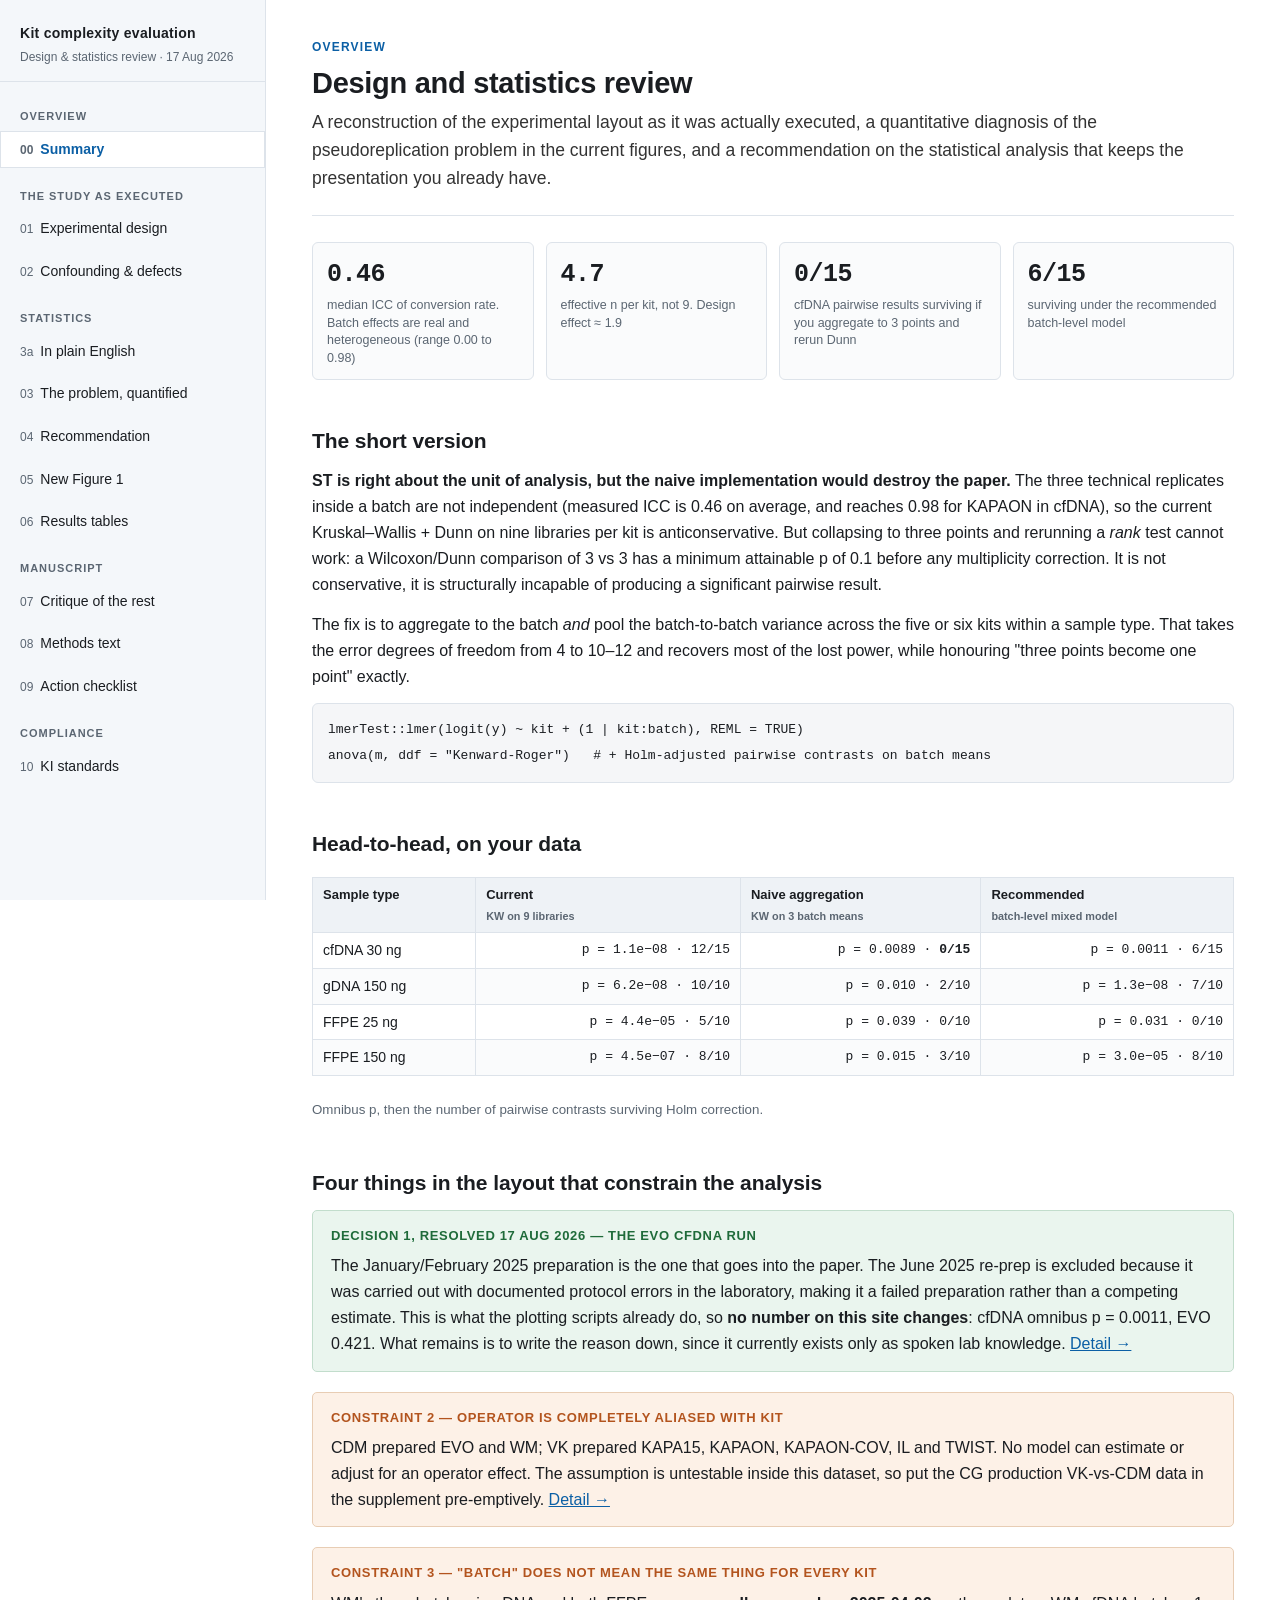
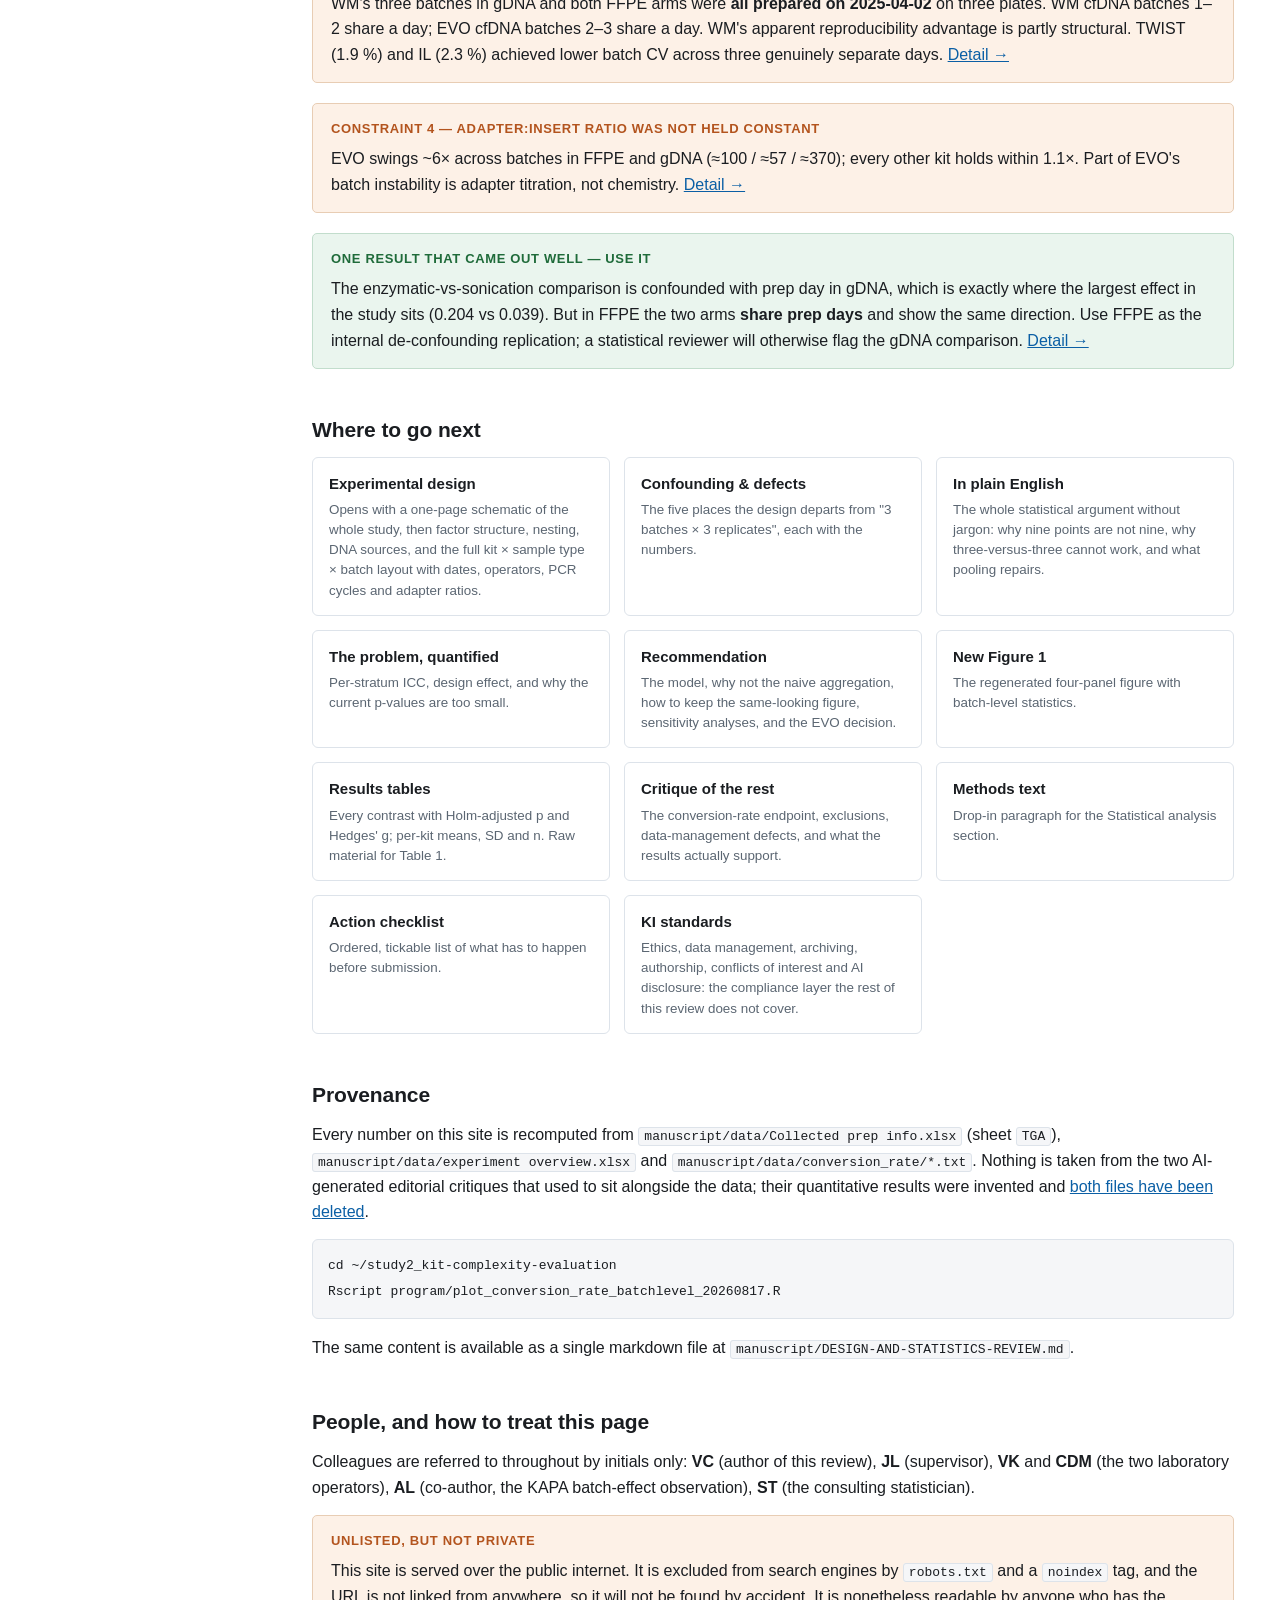
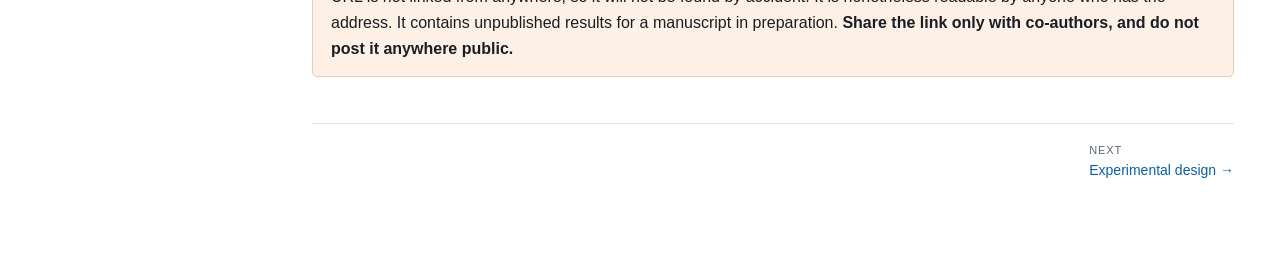
<file: index.html>
<!DOCTYPE html>
<html lang="en">
<head>
<meta charset="utf-8">
<meta name="viewport" content="width=device-width, initial-scale=1">
<meta name="robots" content="noindex, nofollow, noarchive">
<title>Design &amp; statistics review — kit complexity evaluation</title>
<link rel="stylesheet" href="style.css">
</head>
<body>
<div class="layout">

<nav class="side">
  <div class="brand">
    <b>Kit complexity evaluation</b>
    <span>Design &amp; statistics review · 17 Aug 2026</span>
  </div>
  <div class="grp">Overview</div>
  <ol>
    <li><a class="here" href="index.html"><span class="n">00</span>Summary</a></li>
  </ol>
  <div class="grp">The study as executed</div>
  <ol>
    <li><a href="1-design.html"><span class="n">01</span>Experimental design</a></li>
    <li><a href="2-confounding.html"><span class="n">02</span>Confounding &amp; defects</a></li>
  </ol>
  <div class="grp">Statistics</div>
  <ol>
    <li><a href="3a-plain-english.html"><span class="n">3a</span>In plain English</a></li>
    <li><a href="3-statistics.html"><span class="n">03</span>The problem, quantified</a></li>
    <li><a href="4-recommendation.html"><span class="n">04</span>Recommendation</a></li>
    <li><a href="5-figure.html"><span class="n">05</span>New Figure 1</a></li>
    <li><a href="6-tables.html"><span class="n">06</span>Results tables</a></li>
  </ol>
  <div class="grp">Manuscript</div>
  <ol>
    <li><a href="7-critique.html"><span class="n">07</span>Critique of the rest</a></li>
    <li><a href="8-methods.html"><span class="n">08</span>Methods text</a></li>
    <li><a href="9-actions.html"><span class="n">09</span>Action checklist</a></li>
  </ol>
  <div class="grp">Compliance</div>
  <ol>
    <li><a href="10-ki-standards.html"><span class="n">10</span>KI standards</a></li>
  </ol>
</nav>

<main>
<p class="kicker">Overview</p>
<h1>Design and statistics review</h1>
<p class="lede">A reconstruction of the experimental layout as it was actually executed, a
quantitative diagnosis of the pseudoreplication problem in the current figures, and a
recommendation on the statistical analysis that keeps the presentation you already have.</p>

<div class="stat">
  <div><b>0.46</b><span>median ICC of conversion rate. Batch effects are real and heterogeneous (range 0.00 to 0.98)</span></div>
  <div><b>4.7</b><span>effective n per kit, not 9. Design effect ≈ 1.9</span></div>
  <div><b>0/15</b><span>cfDNA pairwise results surviving if you aggregate to 3 points and rerun Dunn</span></div>
  <div><b>6/15</b><span>surviving under the recommended batch-level model</span></div>
</div>

<h2>The short version</h2>
<p><b>ST is right about the unit of analysis, but the naive implementation would destroy the
paper.</b> The three technical replicates inside a batch are not independent (measured ICC is
0.46 on average, and reaches 0.98 for KAPAON in cfDNA), so the current Kruskal–Wallis + Dunn on
nine libraries per kit is anticonservative. But collapsing to three points and rerunning a
<em>rank</em> test cannot work: a Wilcoxon/Dunn comparison of 3 vs 3 has a minimum attainable
p&nbsp;of 0.1 before any multiplicity correction. It is not conservative, it is structurally
incapable of producing a significant pairwise result.</p>

<p>The fix is to aggregate to the batch <em>and</em> pool the batch-to-batch variance across the
five or six kits within a sample type. That takes the error degrees of freedom from 4 to 10–12
and recovers most of the lost power, while honouring "three points become one point" exactly.</p>

<pre><code>lmerTest::lmer(logit(y) ~ kit + (1 | kit:batch), REML = TRUE)
anova(m, ddf = "Kenward-Roger")   # + Holm-adjusted pairwise contrasts on batch means</code></pre>

<h2>Head-to-head, on your data</h2>
<div class="tbl-wrap">
<table>
<thead><tr>
  <th>Sample type</th>
  <th>Current<br><small>KW on 9 libraries</small></th>
  <th>Naive aggregation<br><small>KW on 3 batch means</small></th>
  <th>Recommended<br><small>batch-level mixed model</small></th>
</tr></thead>
<tbody>
<tr><td>cfDNA 30 ng</td><td class="num">p = 1.1e−08 · 12/15</td><td class="num">p = 0.0089 · <b>0/15</b></td><td class="num">p = 0.0011 · 6/15</td></tr>
<tr><td>gDNA 150 ng</td><td class="num">p = 6.2e−08 · 10/10</td><td class="num">p = 0.010 · 2/10</td><td class="num">p = 1.3e−08 · 7/10</td></tr>
<tr><td>FFPE 25 ng</td><td class="num">p = 4.4e−05 · 5/10</td><td class="num">p = 0.039 · 0/10</td><td class="num">p = 0.031 · 0/10</td></tr>
<tr><td>FFPE 150 ng</td><td class="num">p = 4.5e−07 · 8/10</td><td class="num">p = 0.015 · 3/10</td><td class="num">p = 3.0e−05 · 8/10</td></tr>
</tbody>
</table>
</div>
<p><small>Omnibus p, then the number of pairwise contrasts surviving Holm correction.</small></p>

<h2>Four things in the layout that constrain the analysis</h2>

<div class="box ok">
  <p class="t">Decision 1, resolved 17 Aug 2026 — the EVO cfDNA run</p>
  <p>The January/February 2025 preparation is the one that goes into the paper. The June 2025
  re-prep is excluded because it was carried out with documented protocol errors in the laboratory,
  making it a failed preparation rather than a competing estimate. This is what the plotting scripts
  already do, so <b>no number on this site changes</b>: cfDNA omnibus p = 0.0011, EVO 0.421. What
  remains is to write the reason down, since it currently exists only as spoken lab knowledge.
  <a href="4-recommendation.html#evo">Detail →</a></p>
</div>

<div class="box warn">
  <p class="t">Constraint 2 — operator is completely aliased with kit</p>
  <p>CDM prepared EVO and WM; VK prepared KAPA15, KAPAON, KAPAON-COV, IL and TWIST. No model can
  estimate or adjust for an operator effect. The assumption is untestable inside this dataset, so
  put the CG production VK-vs-CDM data in the supplement pre-emptively.
  <a href="2-confounding.html#operator">Detail →</a></p>
</div>

<div class="box warn">
  <p class="t">Constraint 3 — "batch" does not mean the same thing for every kit</p>
  <p>WM's three batches in gDNA and both FFPE arms were <b>all prepared on 2025-04-02</b> on three
  plates. WM cfDNA batches 1–2 share a day; EVO cfDNA batches 2–3 share a day. WM's apparent
  reproducibility advantage is partly structural. TWIST (1.9 %) and IL (2.3 %) achieved lower
  batch CV across three genuinely separate days.
  <a href="2-confounding.html#batch">Detail →</a></p>
</div>

<div class="box warn">
  <p class="t">Constraint 4 — adapter:insert ratio was not held constant</p>
  <p>EVO swings ~6× across batches in FFPE and gDNA (≈100 / ≈57 / ≈370); every other kit holds
  within 1.1×. Part of EVO's batch instability is adapter titration, not chemistry.
  <a href="2-confounding.html#adapter">Detail →</a></p>
</div>

<div class="box ok">
  <p class="t">One result that came out well — use it</p>
  <p>The enzymatic-vs-sonication comparison is confounded with prep day in gDNA, which is exactly
  where the largest effect in the study sits (0.204 vs 0.039). But in FFPE the two arms
  <b>share prep days</b> and show the same direction. Use FFPE as the internal de-confounding
  replication; a statistical reviewer will otherwise flag the gDNA comparison.
  <a href="2-confounding.html#frag">Detail →</a></p>
</div>

<h2>Where to go next</h2>
<div class="cards">
  <a class="card" href="1-design.html"><b>Experimental design</b><span>Opens with a one-page schematic of the whole study, then factor structure, nesting, DNA sources, and the full kit × sample type × batch layout with dates, operators, PCR cycles and adapter ratios.</span></a>
  <a class="card" href="2-confounding.html"><b>Confounding &amp; defects</b><span>The five places the design departs from "3 batches × 3 replicates", each with the numbers.</span></a>
  <a class="card" href="3a-plain-english.html"><b>In plain English</b><span>The whole statistical argument without jargon: why nine points are not nine, why three-versus-three cannot work, and what pooling repairs.</span></a>
  <a class="card" href="3-statistics.html"><b>The problem, quantified</b><span>Per-stratum ICC, design effect, and why the current p-values are too small.</span></a>
  <a class="card" href="4-recommendation.html"><b>Recommendation</b><span>The model, why not the naive aggregation, how to keep the same-looking figure, sensitivity analyses, and the EVO decision.</span></a>
  <a class="card" href="5-figure.html"><b>New Figure 1</b><span>The regenerated four-panel figure with batch-level statistics.</span></a>
  <a class="card" href="6-tables.html"><b>Results tables</b><span>Every contrast with Holm-adjusted p and Hedges' g; per-kit means, SD and n. Raw material for Table 1.</span></a>
  <a class="card" href="7-critique.html"><b>Critique of the rest</b><span>The conversion-rate endpoint, exclusions, data-management defects, and what the results actually support.</span></a>
  <a class="card" href="8-methods.html"><b>Methods text</b><span>Drop-in paragraph for the Statistical analysis section.</span></a>
  <a class="card" href="9-actions.html"><b>Action checklist</b><span>Ordered, tickable list of what has to happen before submission.</span></a>
  <a class="card" href="10-ki-standards.html"><b>KI standards</b><span>Ethics, data management, archiving, authorship, conflicts of interest and AI disclosure: the compliance layer the rest of this review does not cover.</span></a>
</div>

<h2>Provenance</h2>
<p>Every number on this site is recomputed from
<code>manuscript/data/Collected prep info.xlsx</code> (sheet <code>TGA</code>),
<code>manuscript/data/experiment overview.xlsx</code> and
<code>manuscript/data/conversion_rate/*.txt</code>. Nothing is taken from the two AI-generated
editorial critiques that used to sit alongside the data; their quantitative results were invented
and <a href="7-critique.html#fabricated">both files have been deleted</a>.</p>
<pre><code>cd ~/study2_kit-complexity-evaluation
Rscript program/plot_conversion_rate_batchlevel_20260817.R</code></pre>
<p>The same content is available as a single markdown file at
<code>manuscript/DESIGN-AND-STATISTICS-REVIEW.md</code>.</p>

<h2>People, and how to treat this page</h2>
<p>Colleagues are referred to throughout by initials only: <b>VC</b> (author of this review),
<b>JL</b> (supervisor), <b>VK</b> and <b>CDM</b> (the two laboratory operators), <b>AL</b>
(co-author, the KAPA batch-effect observation), <b>ST</b> (the consulting statistician).</p>
<div class="box warn">
  <p class="t">Unlisted, but not private</p>
  <p>This site is served over the public internet. It is excluded from search engines by
  <code>robots.txt</code> and a <code>noindex</code> tag, and the URL is not linked from anywhere,
  so it will not be found by accident. It is nonetheless readable by anyone who has the address.
  It contains unpublished results for a manuscript in preparation. <b>Share the link only with
  co-authors, and do not post it anywhere public.</b></p>
</div>

<div class="pager">
  <span></span>
  <a href="1-design.html"><span>Next</span>Experimental design →</a>
</div>
</main>
</div>
</body>
</html>
</file>
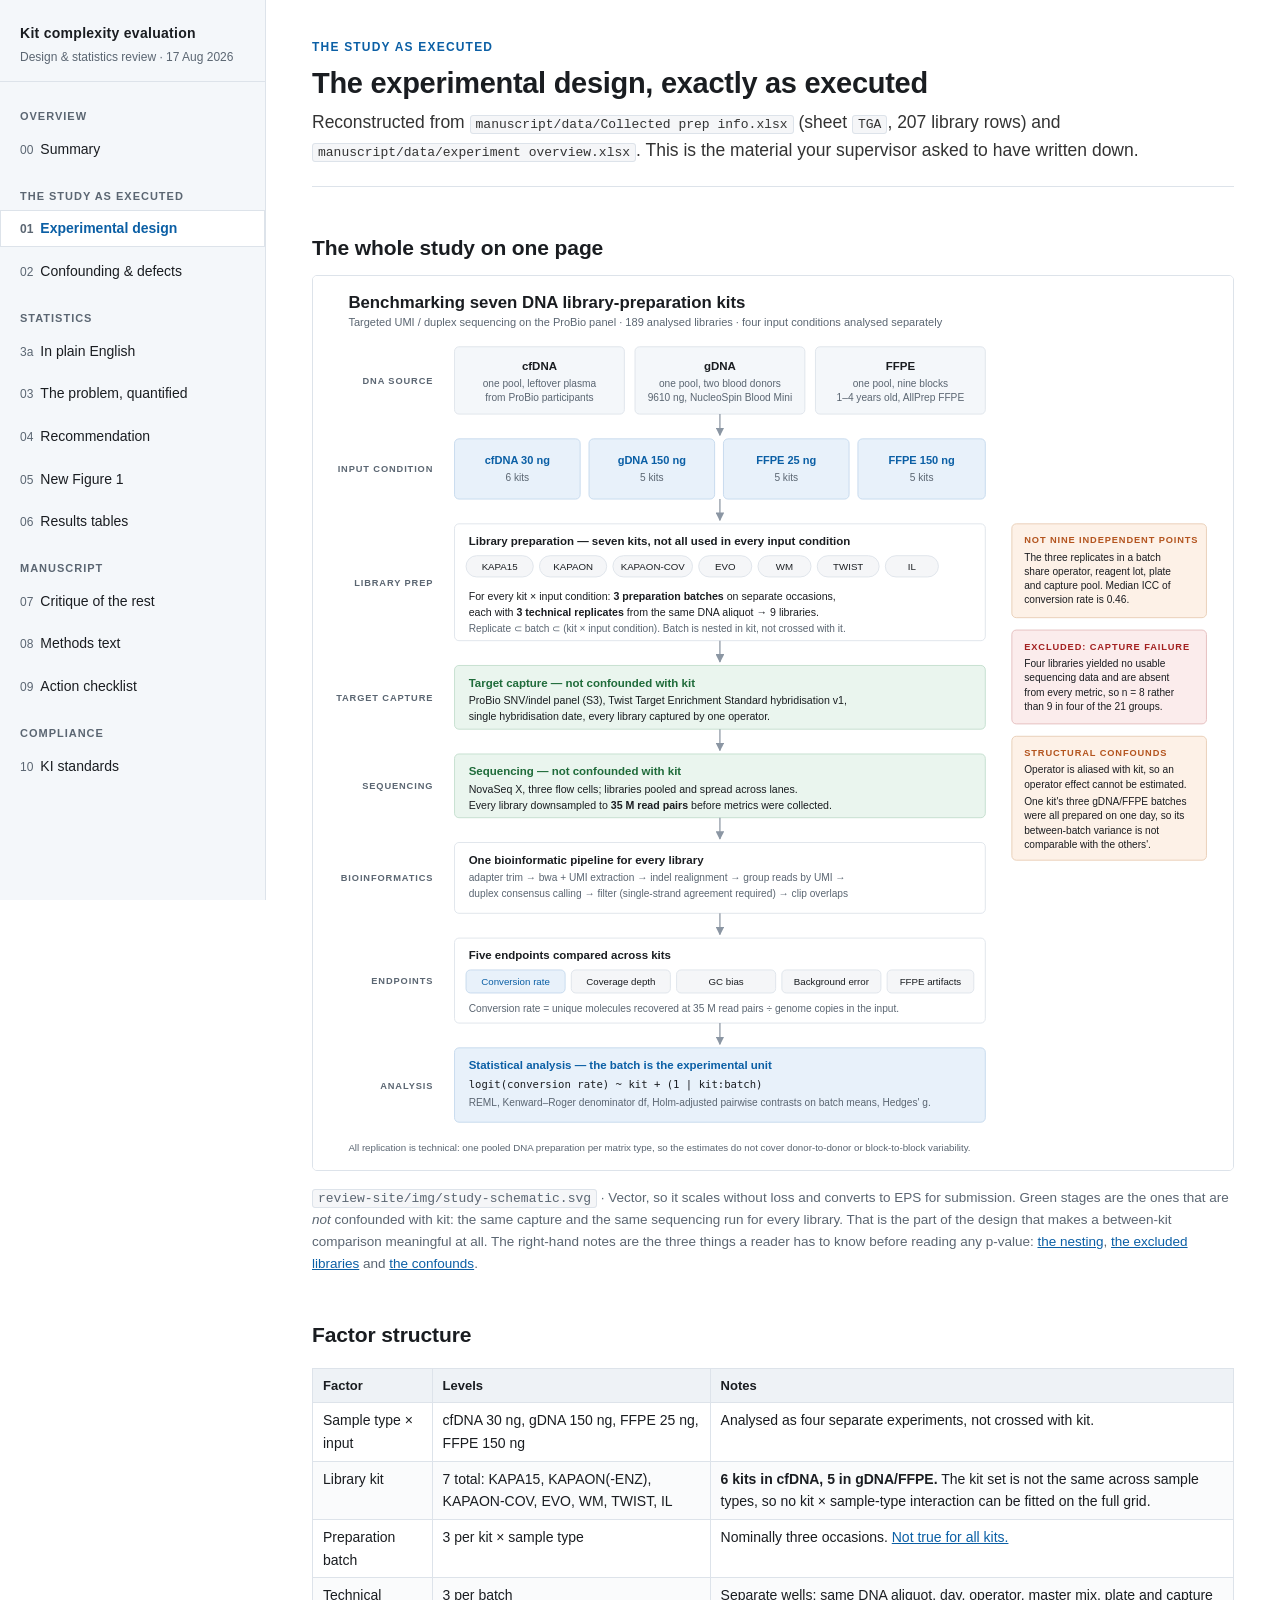
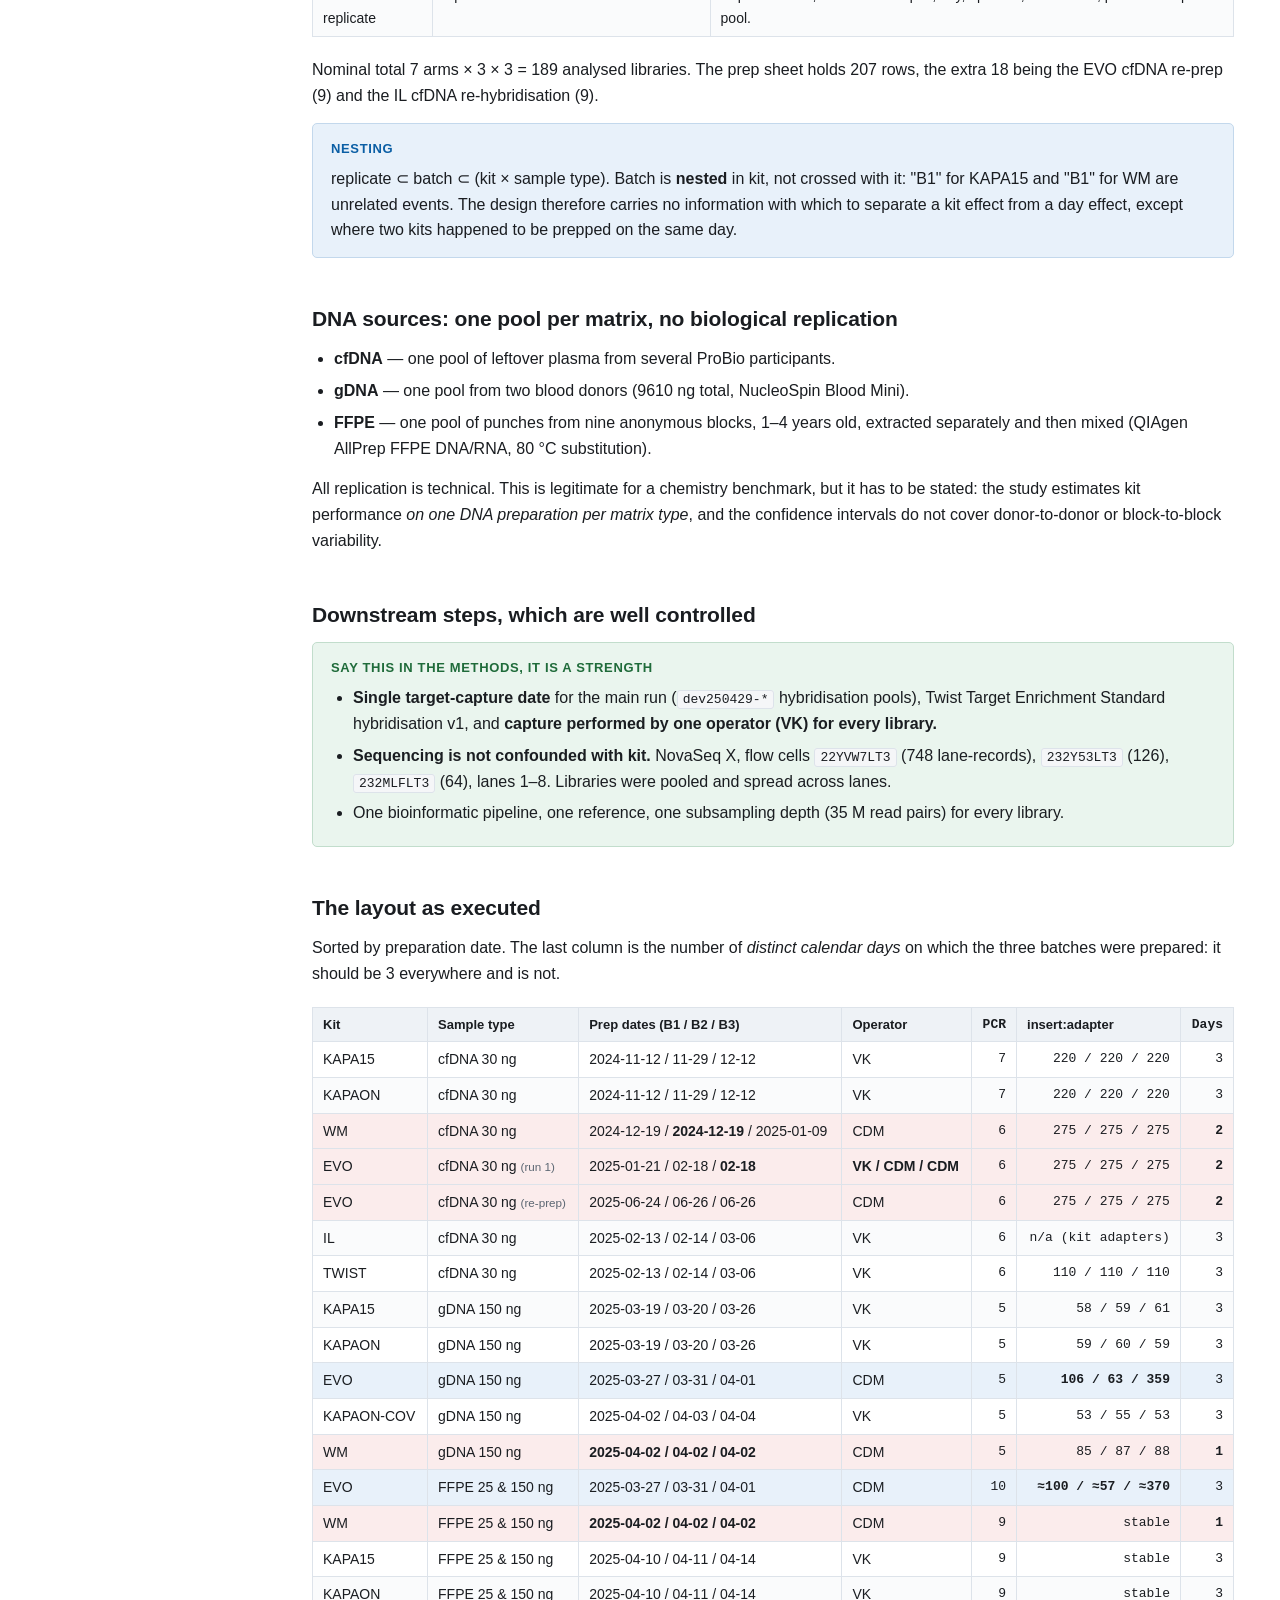
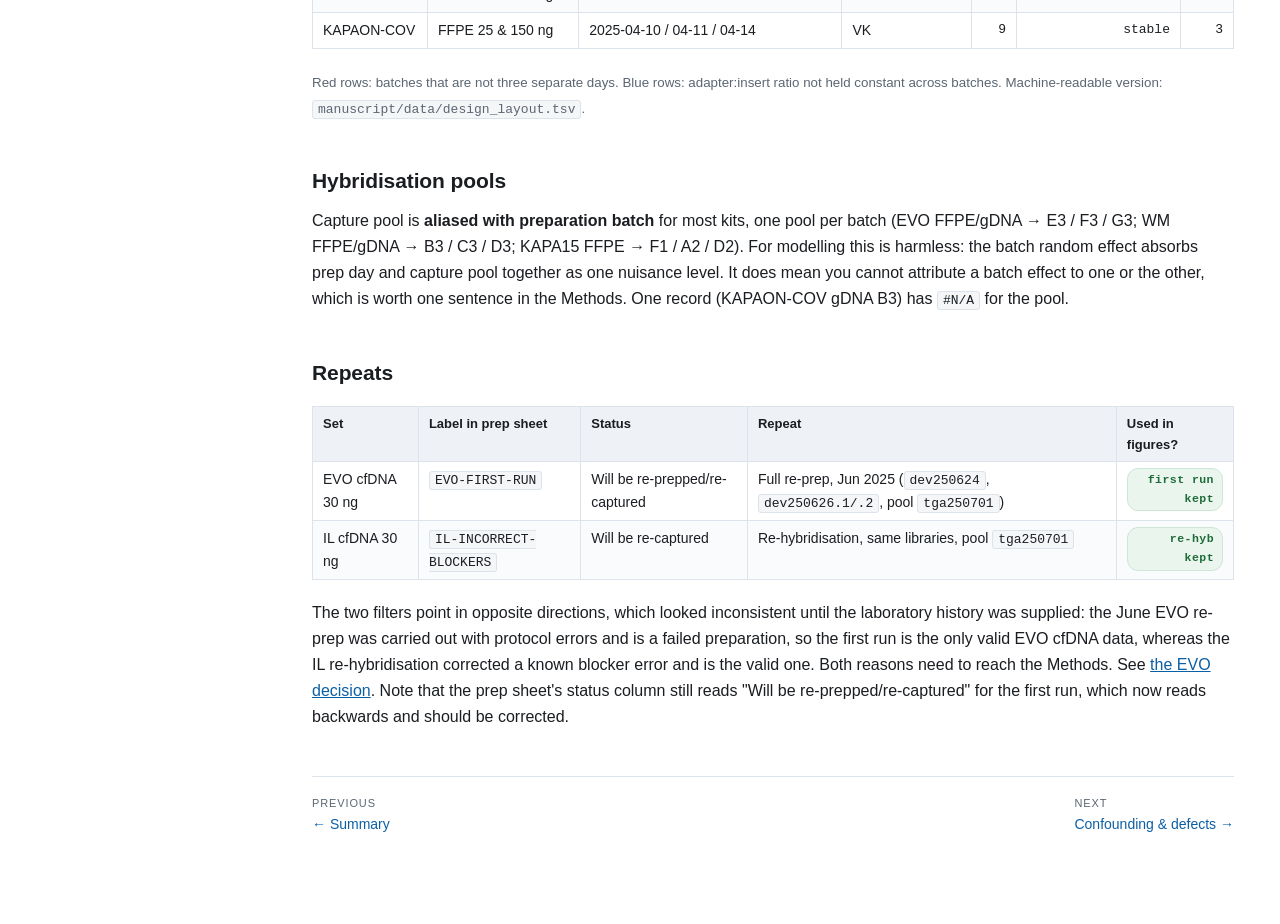
<file: 1-design.html>
<!DOCTYPE html>
<html lang="en">
<head>
<meta charset="utf-8">
<meta name="viewport" content="width=device-width, initial-scale=1">
<meta name="robots" content="noindex, nofollow, noarchive">
<title>Experimental design — kit complexity evaluation</title>
<link rel="stylesheet" href="style.css">
</head>
<body>
<div class="layout">

<nav class="side">
  <div class="brand">
    <b>Kit complexity evaluation</b>
    <span>Design &amp; statistics review · 17 Aug 2026</span>
  </div>
  <div class="grp">Overview</div>
  <ol><li><a href="index.html"><span class="n">00</span>Summary</a></li></ol>
  <div class="grp">The study as executed</div>
  <ol>
    <li><a class="here" href="1-design.html"><span class="n">01</span>Experimental design</a></li>
    <li><a href="2-confounding.html"><span class="n">02</span>Confounding &amp; defects</a></li>
  </ol>
  <div class="grp">Statistics</div>
  <ol>
    <li><a href="3a-plain-english.html"><span class="n">3a</span>In plain English</a></li>
    <li><a href="3-statistics.html"><span class="n">03</span>The problem, quantified</a></li>
    <li><a href="4-recommendation.html"><span class="n">04</span>Recommendation</a></li>
    <li><a href="5-figure.html"><span class="n">05</span>New Figure 1</a></li>
    <li><a href="6-tables.html"><span class="n">06</span>Results tables</a></li>
  </ol>
  <div class="grp">Manuscript</div>
  <ol>
    <li><a href="7-critique.html"><span class="n">07</span>Critique of the rest</a></li>
    <li><a href="8-methods.html"><span class="n">08</span>Methods text</a></li>
    <li><a href="9-actions.html"><span class="n">09</span>Action checklist</a></li>
  </ol>
  <div class="grp">Compliance</div>
  <ol>
    <li><a href="10-ki-standards.html"><span class="n">10</span>KI standards</a></li>
  </ol>
</nav>

<main>
<p class="kicker">The study as executed</p>
<h1>The experimental design, exactly as executed</h1>
<p class="lede">Reconstructed from <code>manuscript/data/Collected prep info.xlsx</code> (sheet
<code>TGA</code>, 207 library rows) and <code>manuscript/data/experiment overview.xlsx</code>.
This is the material your supervisor asked to have written down.</p>

<h2 id="schematic">The whole study on one page</h2>
<figure>
  <img src="img/study-schematic.svg"
       alt="Flowchart of the study. Three pooled DNA sources — cfDNA from ProBio plasma, gDNA from two blood donors, FFPE from nine blocks — feed four input conditions: cfDNA 30 ng with six kits, and gDNA 150 ng, FFPE 25 ng and FFPE 150 ng with five kits each. Each kit and input condition was prepared as three batches of three technical replicates, giving 189 analysed libraries. All libraries passed through one target capture, one sequencing run downsampled to 35 million read pairs, and one bioinformatic pipeline with duplex consensus calling, before five endpoints were measured and analysed with a batch-level mixed model. Side notes record the nesting structure, four libraries excluded for capture failure, and two structural confounds.">
  <figcaption>
    <code>review-site/img/study-schematic.svg</code> · Vector, so it scales without loss and
    converts to EPS for submission. Green stages are the ones that are <em>not</em> confounded with
    kit: the same capture and the same sequencing run for every library. That is the part of the
    design that makes a between-kit comparison meaningful at all. The right-hand notes are the
    three things a reader has to know before reading any p-value:
    <a href="3-statistics.html">the nesting</a>, <a href="#exclusions">the excluded libraries</a>
    and <a href="2-confounding.html">the confounds</a>.
  </figcaption>
</figure>

<h2 id="factors">Factor structure</h2>
<div class="tbl-wrap">
<table>
<thead><tr><th>Factor</th><th>Levels</th><th>Notes</th></tr></thead>
<tbody>
<tr><td>Sample type × input</td><td>cfDNA 30 ng, gDNA 150 ng, FFPE 25 ng, FFPE 150 ng</td>
    <td>Analysed as four separate experiments, not crossed with kit.</td></tr>
<tr><td>Library kit</td><td>7 total: KAPA15, KAPAON(-ENZ), KAPAON-COV, EVO, WM, TWIST, IL</td>
    <td><b>6 kits in cfDNA, 5 in gDNA/FFPE.</b> The kit set is not the same across sample types,
    so no kit × sample-type interaction can be fitted on the full grid.</td></tr>
<tr><td>Preparation batch</td><td>3 per kit × sample type</td>
    <td>Nominally three occasions. <a href="2-confounding.html#batch">Not true for all kits.</a></td></tr>
<tr><td>Technical replicate</td><td>3 per batch</td>
    <td>Separate wells; same DNA aliquot, day, operator, master mix, plate and capture pool.</td></tr>
</tbody>
</table>
</div>

<p>Nominal total 7 arms × 3 × 3 = 189 analysed libraries. The prep sheet holds 207 rows,
the extra 18 being the EVO cfDNA re-prep (9) and the IL cfDNA re-hybridisation (9).</p>

<div class="box note">
  <p class="t">Nesting</p>
  <p>replicate&nbsp;⊂&nbsp;batch&nbsp;⊂&nbsp;(kit × sample type). Batch is <b>nested</b> in kit,
  not crossed with it: "B1" for KAPA15 and "B1" for WM are unrelated events. The design therefore
  carries no information with which to separate a kit effect from a day effect, except where two
  kits happened to be prepped on the same day.</p>
</div>

<h2 id="dna">DNA sources: one pool per matrix, no biological replication</h2>
<ul>
  <li><b>cfDNA</b> — one pool of leftover plasma from several ProBio participants.</li>
  <li><b>gDNA</b> — one pool from two blood donors (9610 ng total, NucleoSpin Blood Mini).</li>
  <li><b>FFPE</b> — one pool of punches from nine anonymous blocks, 1–4 years old, extracted
      separately and then mixed (QIAgen AllPrep FFPE DNA/RNA, 80 °C substitution).</li>
</ul>
<p>All replication is technical. This is legitimate for a chemistry benchmark, but it has to be
stated: the study estimates kit performance <em>on one DNA preparation per matrix type</em>, and
the confidence intervals do not cover donor-to-donor or block-to-block variability.</p>

<h2 id="downstream">Downstream steps, which are well controlled</h2>
<div class="box ok">
  <p class="t">Say this in the Methods, it is a strength</p>
  <ul>
    <li><b>Single target-capture date</b> for the main run (<code>dev250429-*</code> hybridisation
    pools), Twist Target Enrichment Standard hybridisation v1, and <b>capture performed by one
    operator (VK) for every library.</b></li>
    <li><b>Sequencing is not confounded with kit.</b> NovaSeq X, flow cells
    <code>22YVW7LT3</code> (748 lane-records), <code>232Y53LT3</code> (126),
    <code>232MLFLT3</code> (64), lanes 1–8. Libraries were pooled and spread across lanes.</li>
    <li>One bioinformatic pipeline, one reference, one subsampling depth (35 M read pairs) for
    every library.</li>
  </ul>
</div>

<h2 id="layout">The layout as executed</h2>
<p>Sorted by preparation date. The last column is the number of <em>distinct calendar days</em>
on which the three batches were prepared: it should be 3 everywhere and is not.</p>

<div class="tbl-wrap">
<table>
<thead><tr>
  <th>Kit</th><th>Sample type</th><th>Prep dates (B1 / B2 / B3)</th><th>Operator</th>
  <th class="num">PCR</th><th>insert:adapter</th><th class="num">Days</th>
</tr></thead>
<tbody>
<tr><td>KAPA15</td><td>cfDNA 30 ng</td><td>2024-11-12 / 11-29 / 12-12</td><td>VK</td><td class="num">7</td><td class="num">220 / 220 / 220</td><td class="num">3</td></tr>
<tr><td>KAPAON</td><td>cfDNA 30 ng</td><td>2024-11-12 / 11-29 / 12-12</td><td>VK</td><td class="num">7</td><td class="num">220 / 220 / 220</td><td class="num">3</td></tr>
<tr class="bad"><td>WM</td><td>cfDNA 30 ng</td><td>2024-12-19 / <b>2024-12-19</b> / 2025-01-09</td><td>CDM</td><td class="num">6</td><td class="num">275 / 275 / 275</td><td class="num"><b>2</b></td></tr>
<tr class="bad"><td>EVO</td><td>cfDNA 30 ng <small>(run 1)</small></td><td>2025-01-21 / 02-18 / <b>02-18</b></td><td><b>VK / CDM / CDM</b></td><td class="num">6</td><td class="num">275 / 275 / 275</td><td class="num"><b>2</b></td></tr>
<tr class="bad"><td>EVO</td><td>cfDNA 30 ng <small>(re-prep)</small></td><td>2025-06-24 / 06-26 / 06-26</td><td>CDM</td><td class="num">6</td><td class="num">275 / 275 / 275</td><td class="num"><b>2</b></td></tr>
<tr><td>IL</td><td>cfDNA 30 ng</td><td>2025-02-13 / 02-14 / 03-06</td><td>VK</td><td class="num">6</td><td class="num">n/a (kit adapters)</td><td class="num">3</td></tr>
<tr><td>TWIST</td><td>cfDNA 30 ng</td><td>2025-02-13 / 02-14 / 03-06</td><td>VK</td><td class="num">6</td><td class="num">110 / 110 / 110</td><td class="num">3</td></tr>
<tr><td>KAPA15</td><td>gDNA 150 ng</td><td>2025-03-19 / 03-20 / 03-26</td><td>VK</td><td class="num">5</td><td class="num">58 / 59 / 61</td><td class="num">3</td></tr>
<tr><td>KAPAON</td><td>gDNA 150 ng</td><td>2025-03-19 / 03-20 / 03-26</td><td>VK</td><td class="num">5</td><td class="num">59 / 60 / 59</td><td class="num">3</td></tr>
<tr class="hi"><td>EVO</td><td>gDNA 150 ng</td><td>2025-03-27 / 03-31 / 04-01</td><td>CDM</td><td class="num">5</td><td class="num"><b>106 / 63 / 359</b></td><td class="num">3</td></tr>
<tr><td>KAPAON-COV</td><td>gDNA 150 ng</td><td>2025-04-02 / 04-03 / 04-04</td><td>VK</td><td class="num">5</td><td class="num">53 / 55 / 53</td><td class="num">3</td></tr>
<tr class="bad"><td>WM</td><td>gDNA 150 ng</td><td><b>2025-04-02 / 04-02 / 04-02</b></td><td>CDM</td><td class="num">5</td><td class="num">85 / 87 / 88</td><td class="num"><b>1</b></td></tr>
<tr class="hi"><td>EVO</td><td>FFPE 25 &amp; 150 ng</td><td>2025-03-27 / 03-31 / 04-01</td><td>CDM</td><td class="num">10</td><td class="num"><b>≈100 / ≈57 / ≈370</b></td><td class="num">3</td></tr>
<tr class="bad"><td>WM</td><td>FFPE 25 &amp; 150 ng</td><td><b>2025-04-02 / 04-02 / 04-02</b></td><td>CDM</td><td class="num">9</td><td class="num">stable</td><td class="num"><b>1</b></td></tr>
<tr><td>KAPA15</td><td>FFPE 25 &amp; 150 ng</td><td>2025-04-10 / 04-11 / 04-14</td><td>VK</td><td class="num">9</td><td class="num">stable</td><td class="num">3</td></tr>
<tr><td>KAPAON</td><td>FFPE 25 &amp; 150 ng</td><td>2025-04-10 / 04-11 / 04-14</td><td>VK</td><td class="num">9</td><td class="num">stable</td><td class="num">3</td></tr>
<tr><td>KAPAON-COV</td><td>FFPE 25 &amp; 150 ng</td><td>2025-04-10 / 04-11 / 04-14</td><td>VK</td><td class="num">9</td><td class="num">stable</td><td class="num">3</td></tr>
</tbody>
</table>
</div>
<p><small>Red rows: batches that are not three separate days. Blue rows: adapter:insert ratio not
held constant across batches. Machine-readable version:
<code>manuscript/data/design_layout.tsv</code>.</small></p>

<h2 id="pools">Hybridisation pools</h2>
<p>Capture pool is <b>aliased with preparation batch</b> for most kits, one pool per batch
(EVO FFPE/gDNA → E3 / F3 / G3; WM FFPE/gDNA → B3 / C3 / D3; KAPA15 FFPE → F1 / A2 / D2).
For modelling this is harmless: the batch random effect absorbs prep day and capture pool
together as one nuisance level. It does mean you cannot attribute a batch effect to one or the
other, which is worth one sentence in the Methods. One record
(KAPAON-COV gDNA B3) has <code>#N/A</code> for the pool.</p>

<h2 id="reprep">Repeats</h2>
<div class="tbl-wrap">
<table>
<thead><tr><th>Set</th><th>Label in prep sheet</th><th>Status</th><th>Repeat</th><th>Used in figures?</th></tr></thead>
<tbody>
<tr><td>EVO cfDNA 30 ng</td><td><code>EVO-FIRST-RUN</code></td><td>Will be re-prepped/re-captured</td>
    <td>Full re-prep, Jun 2025 (<code>dev250624</code>, <code>dev250626.1/.2</code>, pool <code>tga250701</code>)</td>
    <td class="num"><span class="pill green">first run kept</span></td></tr>
<tr><td>IL cfDNA 30 ng</td><td><code>IL-INCORRECT-BLOCKERS</code></td><td>Will be re-captured</td>
    <td>Re-hybridisation, same libraries, pool <code>tga250701</code></td>
    <td class="num"><span class="pill green">re-hyb kept</span></td></tr>
</tbody>
</table>
</div>
<p>The two filters point in opposite directions, which looked inconsistent until the laboratory
history was supplied: the June EVO re-prep was carried out with protocol errors and is a failed
preparation, so the first run is the only valid EVO cfDNA data, whereas the IL re-hybridisation
corrected a known blocker error and is the valid one. Both reasons need to reach the Methods. See
<a href="4-recommendation.html#evo">the EVO decision</a>. Note that the prep sheet's status column
still reads "Will be re-prepped/re-captured" for the first run, which now reads backwards and
should be corrected.</p>

<div class="pager">
  <a href="index.html"><span>Previous</span>← Summary</a>
  <a href="2-confounding.html"><span>Next</span>Confounding &amp; defects →</a>
</div>
</main>
</div>
</body>
</html>
</file>
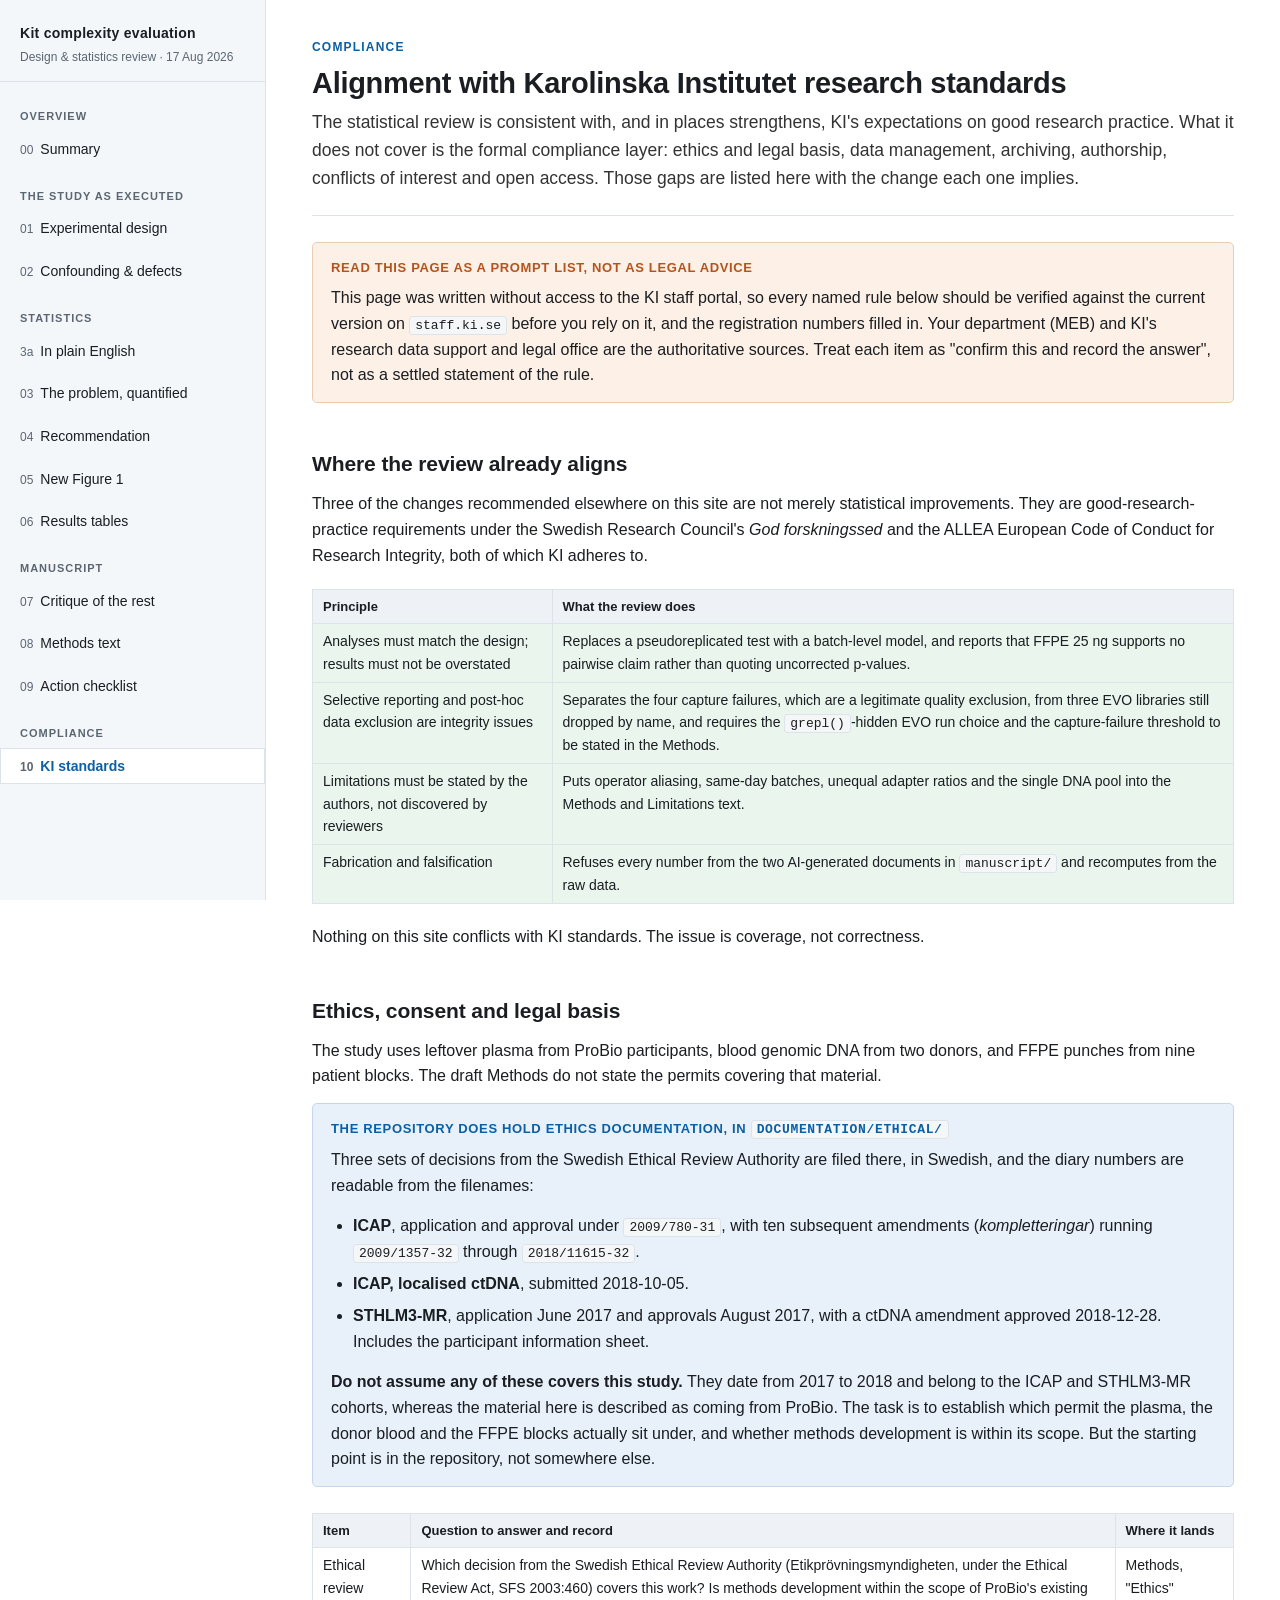
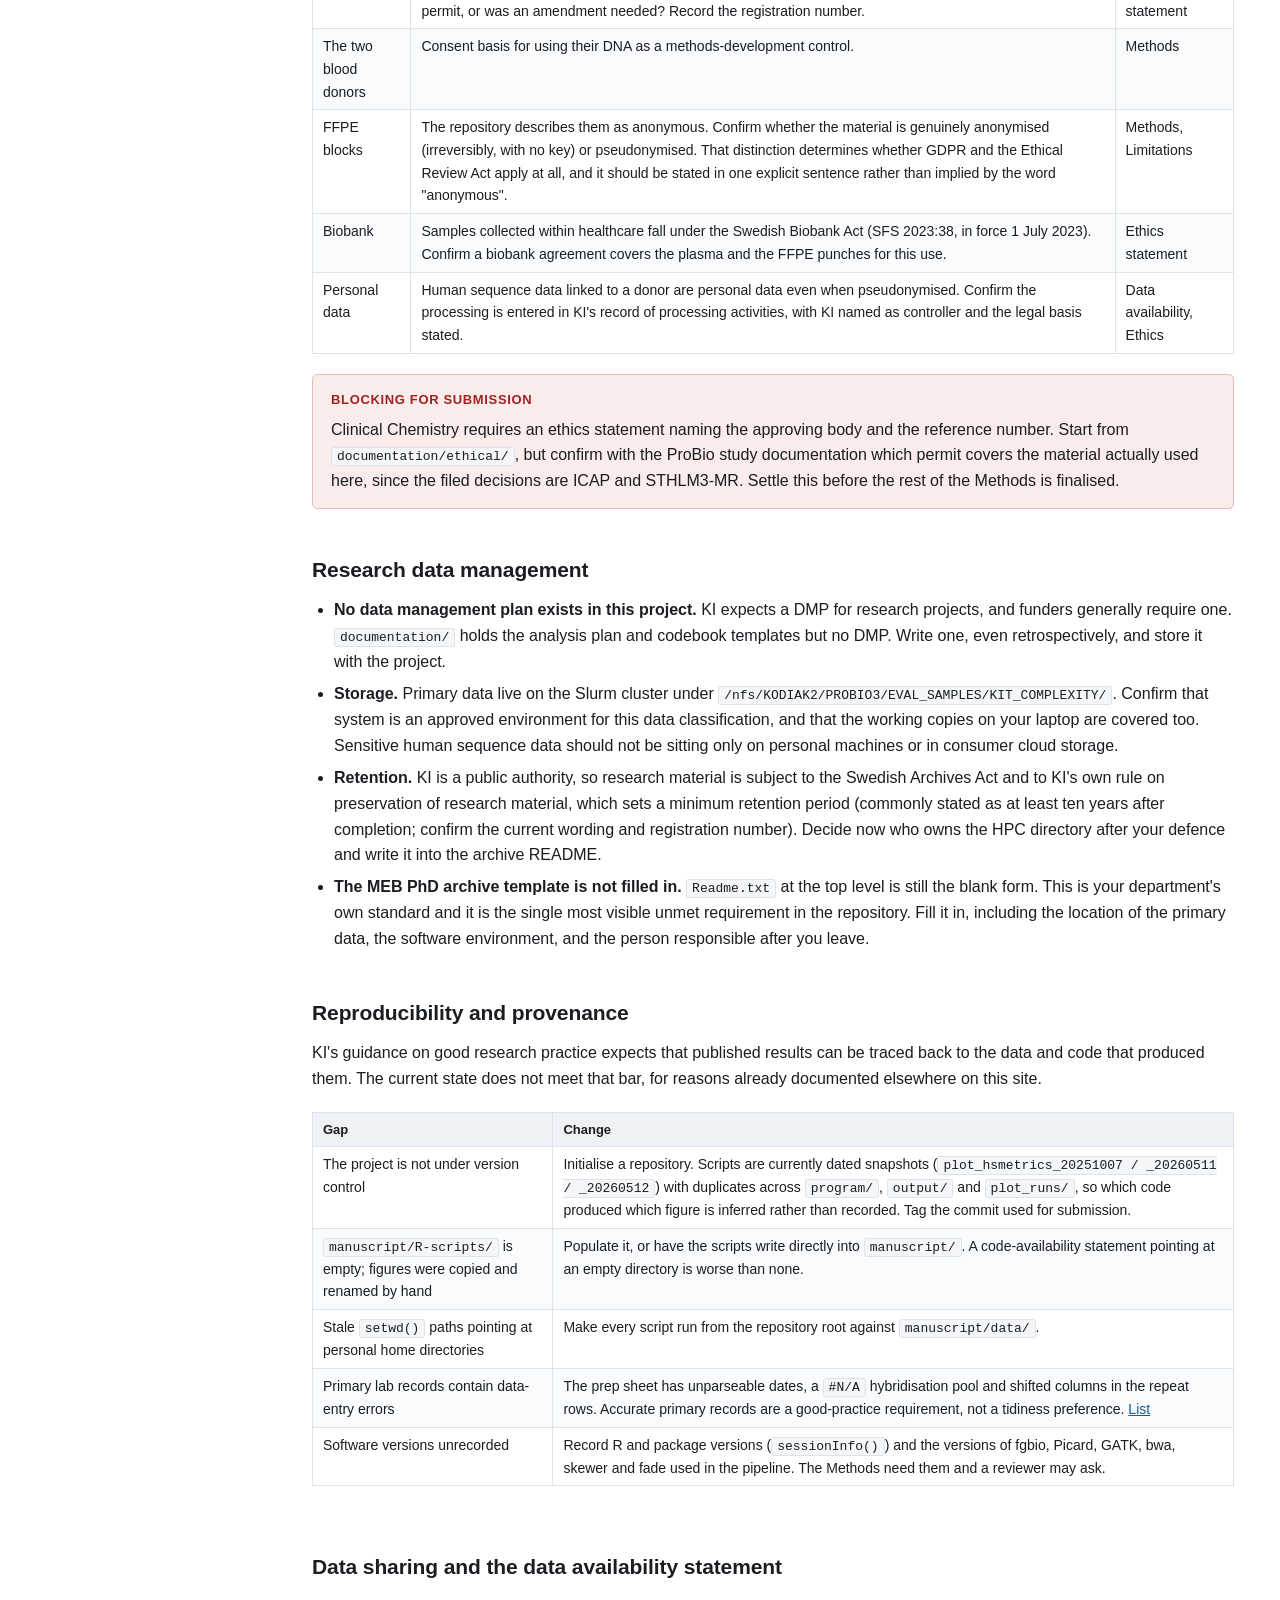
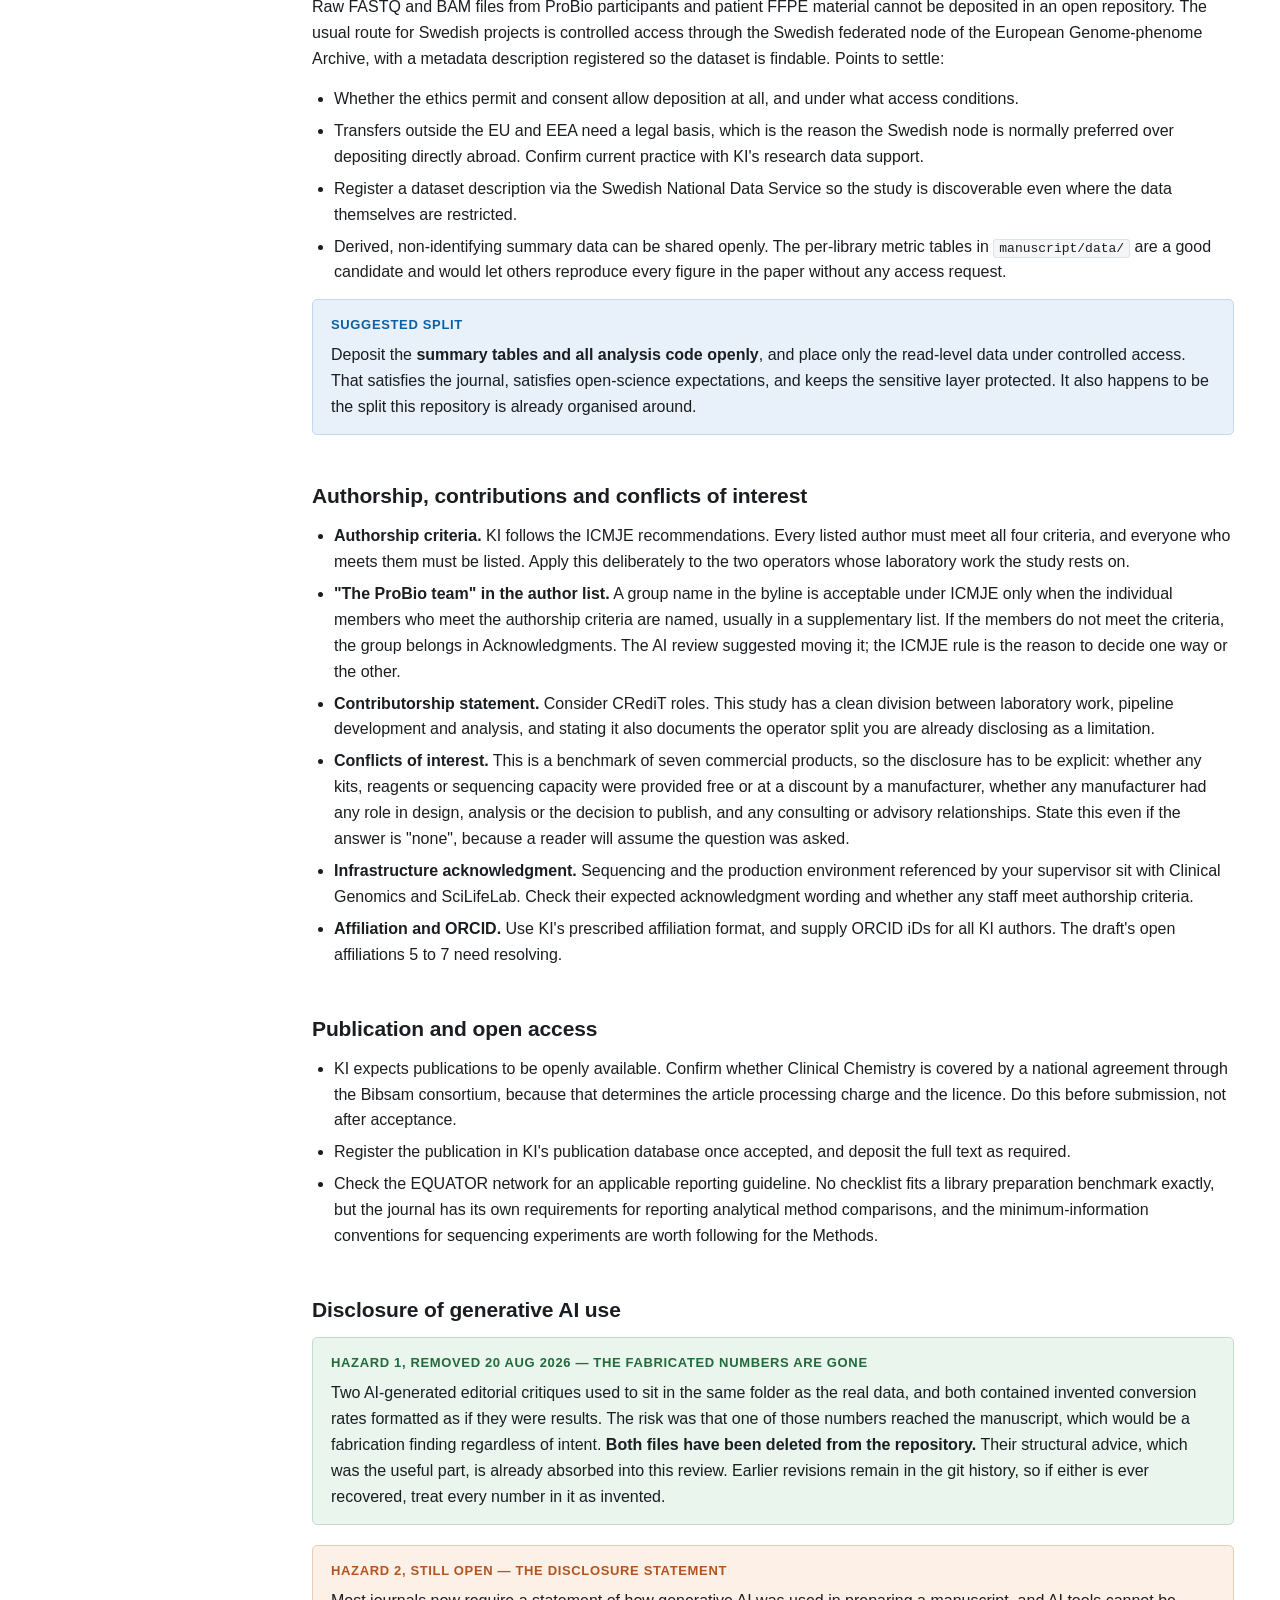
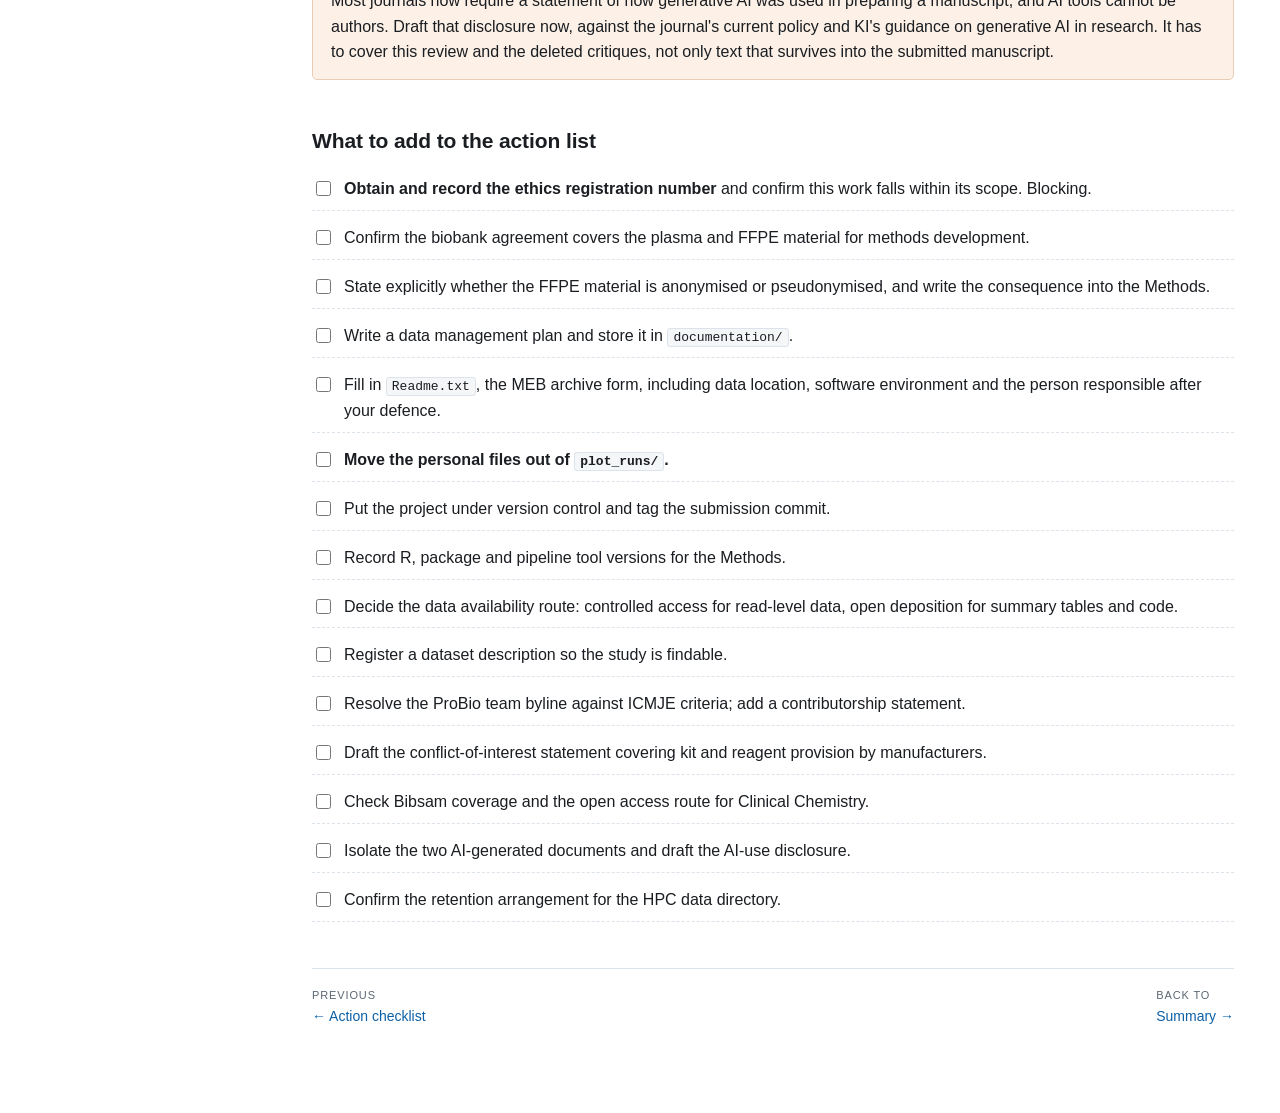
<file: 10-ki-standards.html>
<!DOCTYPE html>
<html lang="en">
<head>
<meta charset="utf-8">
<meta name="viewport" content="width=device-width, initial-scale=1">
<meta name="robots" content="noindex, nofollow, noarchive">
<title>KI research standards — kit complexity evaluation</title>
<link rel="stylesheet" href="style.css">
</head>
<body>
<div class="layout">

<nav class="side">
  <div class="brand">
    <b>Kit complexity evaluation</b>
    <span>Design &amp; statistics review · 17 Aug 2026</span>
  </div>
  <div class="grp">Overview</div>
  <ol><li><a href="index.html"><span class="n">00</span>Summary</a></li></ol>
  <div class="grp">The study as executed</div>
  <ol>
    <li><a href="1-design.html"><span class="n">01</span>Experimental design</a></li>
    <li><a href="2-confounding.html"><span class="n">02</span>Confounding &amp; defects</a></li>
  </ol>
  <div class="grp">Statistics</div>
  <ol>
    <li><a href="3a-plain-english.html"><span class="n">3a</span>In plain English</a></li>
    <li><a href="3-statistics.html"><span class="n">03</span>The problem, quantified</a></li>
    <li><a href="4-recommendation.html"><span class="n">04</span>Recommendation</a></li>
    <li><a href="5-figure.html"><span class="n">05</span>New Figure 1</a></li>
    <li><a href="6-tables.html"><span class="n">06</span>Results tables</a></li>
  </ol>
  <div class="grp">Manuscript</div>
  <ol>
    <li><a href="7-critique.html"><span class="n">07</span>Critique of the rest</a></li>
    <li><a href="8-methods.html"><span class="n">08</span>Methods text</a></li>
    <li><a href="9-actions.html"><span class="n">09</span>Action checklist</a></li>
  </ol>
  <div class="grp">Compliance</div>
  <ol>
    <li><a class="here" href="10-ki-standards.html"><span class="n">10</span>KI standards</a></li>
  </ol>
</nav>

<main>
<p class="kicker">Compliance</p>
<h1>Alignment with Karolinska Institutet research standards</h1>
<p class="lede">The statistical review is consistent with, and in places strengthens, KI's
expectations on good research practice. What it does not cover is the formal compliance layer:
ethics and legal basis, data management, archiving, authorship, conflicts of interest and open
access. Those gaps are listed here with the change each one implies.</p>

<div class="box warn">
  <p class="t">Read this page as a prompt list, not as legal advice</p>
  <p>This page was written without access to the KI staff portal, so every named rule below should
  be verified against the current version on <code>staff.ki.se</code> before you rely on it, and
  the registration numbers filled in. Your department (MEB) and KI's research data support and
  legal office are the authoritative sources. Treat each item as "confirm this and record the
  answer", not as a settled statement of the rule.</p>
</div>

<h2 id="verdict">Where the review already aligns</h2>
<p>Three of the changes recommended elsewhere on this site are not merely statistical
improvements. They are good-research-practice requirements under the Swedish Research Council's
<em>God forskningssed</em> and the ALLEA European Code of Conduct for Research Integrity, both of
which KI adheres to.</p>
<div class="tbl-wrap">
<table>
<thead><tr><th>Principle</th><th>What the review does</th></tr></thead>
<tbody>
<tr class="good"><td>Analyses must match the design; results must not be overstated</td>
    <td>Replaces a pseudoreplicated test with a batch-level model, and reports that FFPE 25 ng supports no pairwise claim rather than quoting uncorrected p-values.</td></tr>
<tr class="good"><td>Selective reporting and post-hoc data exclusion are integrity issues</td>
    <td>Separates the four capture failures, which are a legitimate quality exclusion, from three EVO libraries still dropped by name, and requires the <code>grepl()</code>-hidden EVO run choice and the capture-failure threshold to be stated in the Methods.</td></tr>
<tr class="good"><td>Limitations must be stated by the authors, not discovered by reviewers</td>
    <td>Puts operator aliasing, same-day batches, unequal adapter ratios and the single DNA pool into the Methods and Limitations text.</td></tr>
<tr class="good"><td>Fabrication and falsification</td>
    <td>Refuses every number from the two AI-generated documents in <code>manuscript/</code> and recomputes from the raw data.</td></tr>
</tbody>
</table>
</div>
<p>Nothing on this site conflicts with KI standards. The issue is coverage, not correctness.</p>

<h2 id="ethics">Ethics, consent and legal basis</h2>
<p>The study uses leftover plasma from ProBio participants, blood genomic DNA from two donors, and
FFPE punches from nine patient blocks. The draft Methods do not state the permits covering that
material.</p>
<div class="box note">
  <p class="t">The repository does hold ethics documentation, in <code>documentation/ethical/</code></p>
  <p>Three sets of decisions from the Swedish Ethical Review Authority are filed there, in Swedish,
  and the diary numbers are readable from the filenames:</p>
  <ul>
    <li><b>ICAP</b>, application and approval under <code>2009/780-31</code>, with ten subsequent
    amendments (<em>kompletteringar</em>) running <code>2009/1357-32</code> through
    <code>2018/11615-32</code>.</li>
    <li><b>ICAP, localised ctDNA</b>, submitted 2018-10-05.</li>
    <li><b>STHLM3-MR</b>, application June 2017 and approvals August 2017, with a ctDNA amendment
    approved 2018-12-28. Includes the participant information sheet.</li>
  </ul>
  <p><b>Do not assume any of these covers this study.</b> They date from 2017 to 2018 and belong to
  the ICAP and STHLM3-MR cohorts, whereas the material here is described as coming from ProBio. The
  task is to establish which permit the plasma, the donor blood and the FFPE blocks actually sit
  under, and whether methods development is within its scope. But the starting point is in the
  repository, not somewhere else.</p>
</div>
<div class="tbl-wrap">
<table>
<thead><tr><th>Item</th><th>Question to answer and record</th><th>Where it lands</th></tr></thead>
<tbody>
<tr><td>Ethical review</td>
    <td>Which decision from the Swedish Ethical Review Authority (Etikprövningsmyndigheten, under the Ethical Review Act, SFS 2003:460) covers this work? Is methods development within the scope of ProBio's existing permit, or was an amendment needed? Record the registration number.</td>
    <td>Methods, "Ethics" statement</td></tr>
<tr><td>The two blood donors</td>
    <td>Consent basis for using their DNA as a methods-development control.</td><td>Methods</td></tr>
<tr><td>FFPE blocks</td>
    <td>The repository describes them as anonymous. Confirm whether the material is genuinely anonymised (irreversibly, with no key) or pseudonymised. That distinction determines whether GDPR and the Ethical Review Act apply at all, and it should be stated in one explicit sentence rather than implied by the word "anonymous".</td>
    <td>Methods, Limitations</td></tr>
<tr><td>Biobank</td>
    <td>Samples collected within healthcare fall under the Swedish Biobank Act (SFS 2023:38, in force 1 July 2023). Confirm a biobank agreement covers the plasma and the FFPE punches for this use.</td>
    <td>Ethics statement</td></tr>
<tr><td>Personal data</td>
    <td>Human sequence data linked to a donor are personal data even when pseudonymised. Confirm the processing is entered in KI's record of processing activities, with KI named as controller and the legal basis stated.</td>
    <td>Data availability, Ethics</td></tr>
</tbody>
</table>
</div>
<div class="box decision">
  <p class="t">Blocking for submission</p>
  <p>Clinical Chemistry requires an ethics statement naming the approving body and the reference
  number. Start from <code>documentation/ethical/</code>, but confirm with the ProBio study
  documentation which permit covers the material actually used here, since the filed decisions are
  ICAP and STHLM3-MR. Settle this before the rest of the Methods is finalised.</p>
</div>

<h2 id="data">Research data management</h2>
<ul>
  <li><b>No data management plan exists in this project.</b> KI expects a DMP for research
  projects, and funders generally require one. <code>documentation/</code> holds the analysis plan
  and codebook templates but no DMP. Write one, even retrospectively, and store it with the
  project.</li>
  <li><b>Storage.</b> Primary data live on the Slurm cluster under
  <code>/nfs/KODIAK2/PROBIO3/EVAL_SAMPLES/KIT_COMPLEXITY/</code>. Confirm that system is an
  approved environment for this data classification, and that the working copies on your laptop
  are covered too. Sensitive human sequence data should not be sitting only on personal
  machines or in consumer cloud storage.</li>
  <li><b>Retention.</b> KI is a public authority, so research material is subject to the Swedish
  Archives Act and to KI's own rule on preservation of research material, which sets a minimum
  retention period (commonly stated as at least ten years after completion; confirm the current
  wording and registration number). Decide now who owns the HPC directory after your defence and
  write it into the archive README.</li>
  <li><b>The MEB PhD archive template is not filled in.</b> <code>Readme.txt</code> at the top
  level is still the blank form. This is your department's own standard and it is the single most
  visible unmet requirement in the repository. Fill it in, including the location of the primary
  data, the software environment, and the person responsible after you leave.</li>
</ul>

<h2 id="reproducibility">Reproducibility and provenance</h2>
<p>KI's guidance on good research practice expects that published results can be traced back to
the data and code that produced them. The current state does not meet that bar, for reasons
already documented elsewhere on this site.</p>
<div class="tbl-wrap">
<table>
<thead><tr><th>Gap</th><th>Change</th></tr></thead>
<tbody>
<tr><td>The project is not under version control</td>
    <td>Initialise a repository. Scripts are currently dated snapshots (<code>plot_hsmetrics_20251007 / _20260511 / _20260512</code>) with duplicates across <code>program/</code>, <code>output/</code> and <code>plot_runs/</code>, so which code produced which figure is inferred rather than recorded. Tag the commit used for submission.</td></tr>
<tr><td><code>manuscript/R-scripts/</code> is empty; figures were copied and renamed by hand</td>
    <td>Populate it, or have the scripts write directly into <code>manuscript/</code>. A code-availability statement pointing at an empty directory is worse than none.</td></tr>
<tr><td>Stale <code>setwd()</code> paths pointing at personal home directories</td>
    <td>Make every script run from the repository root against <code>manuscript/data/</code>.</td></tr>
<tr><td>Primary lab records contain data-entry errors</td>
    <td>The prep sheet has unparseable dates, a <code>#N/A</code> hybridisation pool and shifted columns in the repeat rows. Accurate primary records are a good-practice requirement, not a tidiness preference. <a href="2-confounding.html#defects">List</a></td></tr>
<tr><td>Software versions unrecorded</td>
    <td>Record R and package versions (<code>sessionInfo()</code>) and the versions of fgbio, Picard, GATK, bwa, skewer and fade used in the pipeline. The Methods need them and a reviewer may ask.</td></tr>
</tbody>
</table>
</div>

<h2 id="sharing">Data sharing and the data availability statement</h2>
<p>Raw FASTQ and BAM files from ProBio participants and patient FFPE material cannot be deposited
in an open repository. The usual route for Swedish projects is controlled access through the
Swedish federated node of the European Genome-phenome Archive, with a metadata description
registered so the dataset is findable. Points to settle:</p>
<ul>
  <li>Whether the ethics permit and consent allow deposition at all, and under what access
  conditions.</li>
  <li>Transfers outside the EU and EEA need a legal basis, which is the reason the Swedish node is
  normally preferred over depositing directly abroad. Confirm current practice with KI's research
  data support.</li>
  <li>Register a dataset description via the Swedish National Data Service so the study is
  discoverable even where the data themselves are restricted.</li>
  <li>Derived, non-identifying summary data can be shared openly. The per-library metric tables in
  <code>manuscript/data/</code> are a good candidate and would let others reproduce every figure in
  the paper without any access request.</li>
</ul>
<div class="box note">
  <p class="t">Suggested split</p>
  <p>Deposit the <b>summary tables and all analysis code openly</b>, and place only the read-level
  data under controlled access. That satisfies the journal, satisfies open-science expectations,
  and keeps the sensitive layer protected. It also happens to be the split this repository is
  already organised around.</p>
</div>

<h2 id="authorship">Authorship, contributions and conflicts of interest</h2>
<ul>
  <li><b>Authorship criteria.</b> KI follows the ICMJE recommendations. Every listed author must
  meet all four criteria, and everyone who meets them must be listed. Apply this deliberately to
  the two operators whose laboratory work the study rests on.</li>
  <li><b>"The ProBio team" in the author list.</b> A group name in the byline is acceptable under
  ICMJE only when the individual members who meet the authorship criteria are named, usually in a
  supplementary list. If the members do not meet the criteria, the group belongs in
  Acknowledgments. The AI review suggested moving it; the ICMJE rule is the reason to decide one
  way or the other.</li>
  <li><b>Contributorship statement.</b> Consider CRediT roles. This study has a clean division
  between laboratory work, pipeline development and analysis, and stating it also documents the
  operator split you are already disclosing as a limitation.</li>
  <li><b>Conflicts of interest.</b> This is a benchmark of seven commercial products, so the
  disclosure has to be explicit: whether any kits, reagents or sequencing capacity were provided
  free or at a discount by a manufacturer, whether any manufacturer had any role in design,
  analysis or the decision to publish, and any consulting or advisory relationships. State this
  even if the answer is "none", because a reader will assume the question was asked.</li>
  <li><b>Infrastructure acknowledgment.</b> Sequencing and the production environment referenced
  by your supervisor sit with Clinical Genomics and SciLifeLab. Check their expected acknowledgment
  wording and whether any staff meet authorship criteria.</li>
  <li><b>Affiliation and ORCID.</b> Use KI's prescribed affiliation format, and supply ORCID iDs
  for all KI authors. The draft's open affiliations 5 to 7 need resolving.</li>
</ul>

<h2 id="publication">Publication and open access</h2>
<ul>
  <li>KI expects publications to be openly available. Confirm whether Clinical Chemistry is covered
  by a national agreement through the Bibsam consortium, because that determines the article
  processing charge and the licence. Do this before submission, not after acceptance.</li>
  <li>Register the publication in KI's publication database once accepted, and deposit the
  full text as required.</li>
  <li>Check the EQUATOR network for an applicable reporting guideline. No checklist fits a library
  preparation benchmark exactly, but the journal has its own requirements for reporting analytical
  method comparisons, and the minimum-information conventions for sequencing experiments are worth
  following for the Methods.</li>
</ul>

<h2 id="ai">Disclosure of generative AI use</h2>
<div class="box ok">
  <p class="t">Hazard 1, removed 20 Aug 2026 — the fabricated numbers are gone</p>
  <p>Two AI-generated editorial critiques used to sit in the same folder as the real data, and both
  contained invented conversion rates formatted as if they were results. The risk was that one of
  those numbers reached the manuscript, which would be a fabrication finding regardless of intent.
  <b>Both files have been deleted from the repository.</b> Their structural advice, which was the
  useful part, is already absorbed into this review. Earlier revisions remain in the git history,
  so if either is ever recovered, treat every number in it as invented.</p>
</div>
<div class="box warn">
  <p class="t">Hazard 2, still open — the disclosure statement</p>
  <p>Most journals now require a statement of how generative AI was used in preparing a manuscript,
  and AI tools cannot be authors. Draft that disclosure now, against the journal's current policy
  and KI's guidance on generative AI in research. It has to cover this review and the deleted
  critiques, not only text that survives into the submitted manuscript.</p>
</div>

<h2 id="checklist">What to add to the action list</h2>
<ul class="chk">
  <li><input type="checkbox"><label><b>Obtain and record the ethics registration number</b> and confirm this work falls within its scope. Blocking.</label></li>
  <li><input type="checkbox"><label>Confirm the biobank agreement covers the plasma and FFPE material for methods development.</label></li>
  <li><input type="checkbox"><label>State explicitly whether the FFPE material is anonymised or pseudonymised, and write the consequence into the Methods.</label></li>
  <li><input type="checkbox"><label>Write a data management plan and store it in <code>documentation/</code>.</label></li>
  <li><input type="checkbox"><label>Fill in <code>Readme.txt</code>, the MEB archive form, including data location, software environment and the person responsible after your defence.</label></li>
  <li><input type="checkbox"><label><b>Move the personal files out of <code>plot_runs/</code>.</b></label></li>
  <li><input type="checkbox"><label>Put the project under version control and tag the submission commit.</label></li>
  <li><input type="checkbox"><label>Record R, package and pipeline tool versions for the Methods.</label></li>
  <li><input type="checkbox"><label>Decide the data availability route: controlled access for read-level data, open deposition for summary tables and code.</label></li>
  <li><input type="checkbox"><label>Register a dataset description so the study is findable.</label></li>
  <li><input type="checkbox"><label>Resolve the ProBio team byline against ICMJE criteria; add a contributorship statement.</label></li>
  <li><input type="checkbox"><label>Draft the conflict-of-interest statement covering kit and reagent provision by manufacturers.</label></li>
  <li><input type="checkbox"><label>Check Bibsam coverage and the open access route for Clinical Chemistry.</label></li>
  <li><input type="checkbox"><label>Isolate the two AI-generated documents and draft the AI-use disclosure.</label></li>
  <li><input type="checkbox"><label>Confirm the retention arrangement for the HPC data directory.</label></li>
</ul>

<div class="pager">
  <a href="9-actions.html"><span>Previous</span>← Action checklist</a>
  <a href="index.html"><span>Back to</span>Summary →</a>
</div>
</main>
</div>
</body>
</html>
</file>
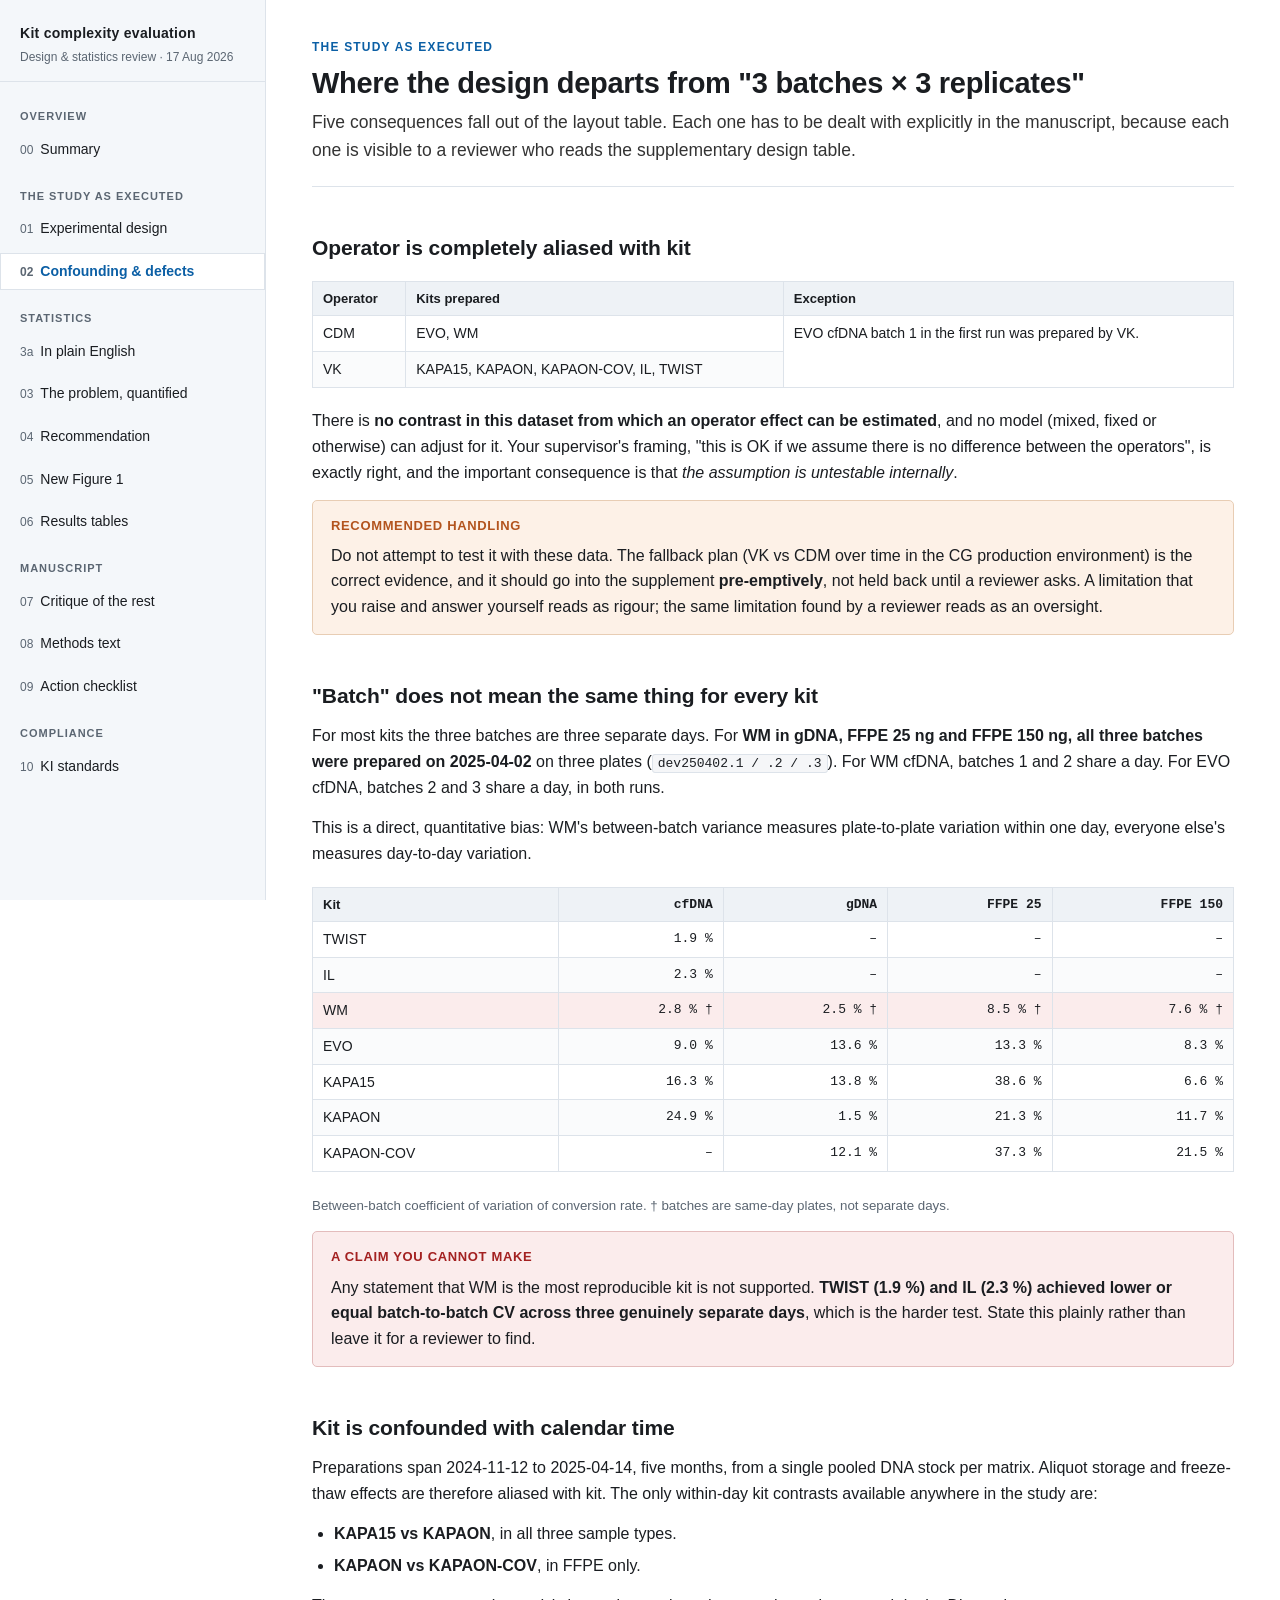
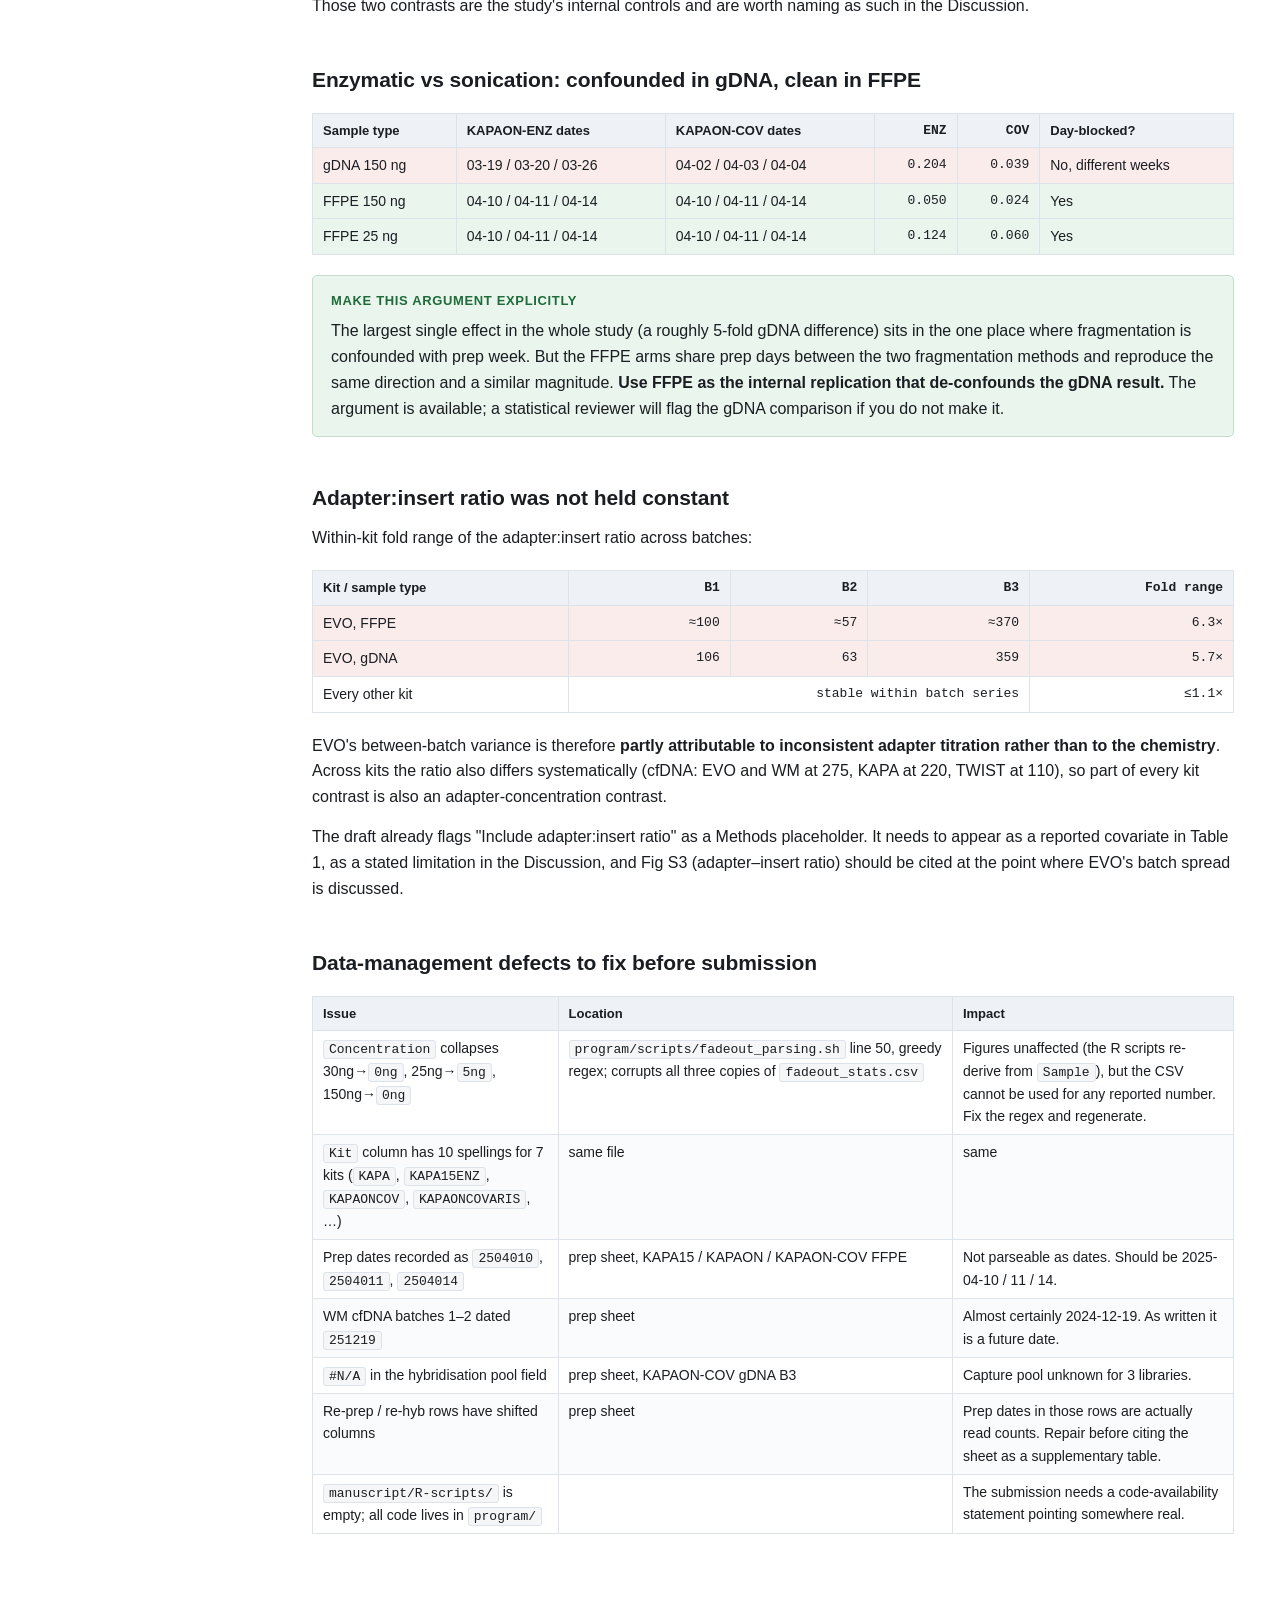
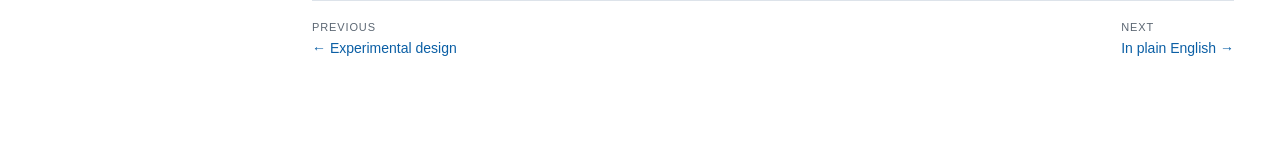
<file: 2-confounding.html>
<!DOCTYPE html>
<html lang="en">
<head>
<meta charset="utf-8">
<meta name="viewport" content="width=device-width, initial-scale=1">
<meta name="robots" content="noindex, nofollow, noarchive">
<title>Confounding &amp; defects — kit complexity evaluation</title>
<link rel="stylesheet" href="style.css">
</head>
<body>
<div class="layout">

<nav class="side">
  <div class="brand">
    <b>Kit complexity evaluation</b>
    <span>Design &amp; statistics review · 17 Aug 2026</span>
  </div>
  <div class="grp">Overview</div>
  <ol><li><a href="index.html"><span class="n">00</span>Summary</a></li></ol>
  <div class="grp">The study as executed</div>
  <ol>
    <li><a href="1-design.html"><span class="n">01</span>Experimental design</a></li>
    <li><a class="here" href="2-confounding.html"><span class="n">02</span>Confounding &amp; defects</a></li>
  </ol>
  <div class="grp">Statistics</div>
  <ol>
    <li><a href="3a-plain-english.html"><span class="n">3a</span>In plain English</a></li>
    <li><a href="3-statistics.html"><span class="n">03</span>The problem, quantified</a></li>
    <li><a href="4-recommendation.html"><span class="n">04</span>Recommendation</a></li>
    <li><a href="5-figure.html"><span class="n">05</span>New Figure 1</a></li>
    <li><a href="6-tables.html"><span class="n">06</span>Results tables</a></li>
  </ol>
  <div class="grp">Manuscript</div>
  <ol>
    <li><a href="7-critique.html"><span class="n">07</span>Critique of the rest</a></li>
    <li><a href="8-methods.html"><span class="n">08</span>Methods text</a></li>
    <li><a href="9-actions.html"><span class="n">09</span>Action checklist</a></li>
  </ol>
  <div class="grp">Compliance</div>
  <ol>
    <li><a href="10-ki-standards.html"><span class="n">10</span>KI standards</a></li>
  </ol>
</nav>

<main>
<p class="kicker">The study as executed</p>
<h1>Where the design departs from "3 batches × 3 replicates"</h1>
<p class="lede">Five consequences fall out of the layout table. Each one has to be dealt with
explicitly in the manuscript, because each one is visible to a reviewer who reads the
supplementary design table.</p>

<h2 id="operator">Operator is completely aliased with kit</h2>
<div class="tbl-wrap">
<table>
<thead><tr><th>Operator</th><th>Kits prepared</th><th>Exception</th></tr></thead>
<tbody>
<tr><td>CDM</td><td>EVO, WM</td><td rowspan="2">EVO cfDNA batch 1 in the first run was prepared by VK.</td></tr>
<tr><td>VK</td><td>KAPA15, KAPAON, KAPAON-COV, IL, TWIST</td></tr>
</tbody>
</table>
</div>
<p>There is <b>no contrast in this dataset from which an operator effect can be estimated</b>, and
no model (mixed, fixed or otherwise) can adjust for it. Your supervisor's framing, "this is OK if
we assume there is no difference between the operators", is exactly right, and the important
consequence is that <em>the assumption is untestable internally</em>.</p>
<div class="box warn">
  <p class="t">Recommended handling</p>
  <p>Do not attempt to test it with these data. The fallback plan (VK vs CDM over time in the CG
  production environment) is the correct evidence, and it should go into the supplement
  <b>pre-emptively</b>, not held back until a reviewer asks. A limitation that you raise and
  answer yourself reads as rigour; the same limitation found by a reviewer reads as an oversight.</p>
</div>

<h2 id="batch">"Batch" does not mean the same thing for every kit</h2>
<p>For most kits the three batches are three separate days. For <b>WM in gDNA, FFPE 25 ng and
FFPE 150 ng, all three batches were prepared on 2025-04-02</b> on three plates
(<code>dev250402.1 / .2 / .3</code>). For WM cfDNA, batches 1 and 2 share a day. For EVO cfDNA,
batches 2 and 3 share a day, in both runs.</p>
<p>This is a direct, quantitative bias: WM's between-batch variance measures plate-to-plate
variation within one day, everyone else's measures day-to-day variation.</p>

<div class="tbl-wrap">
<table>
<thead><tr><th>Kit</th><th class="num">cfDNA</th><th class="num">gDNA</th><th class="num">FFPE 25</th><th class="num">FFPE 150</th></tr></thead>
<tbody>
<tr><td>TWIST</td><td class="num">1.9 %</td><td class="num">–</td><td class="num">–</td><td class="num">–</td></tr>
<tr><td>IL</td><td class="num">2.3 %</td><td class="num">–</td><td class="num">–</td><td class="num">–</td></tr>
<tr class="bad"><td>WM</td><td class="num">2.8 % †</td><td class="num">2.5 % †</td><td class="num">8.5 % †</td><td class="num">7.6 % †</td></tr>
<tr><td>EVO</td><td class="num">9.0 %</td><td class="num">13.6 %</td><td class="num">13.3 %</td><td class="num">8.3 %</td></tr>
<tr><td>KAPA15</td><td class="num">16.3 %</td><td class="num">13.8 %</td><td class="num">38.6 %</td><td class="num">6.6 %</td></tr>
<tr><td>KAPAON</td><td class="num">24.9 %</td><td class="num">1.5 %</td><td class="num">21.3 %</td><td class="num">11.7 %</td></tr>
<tr><td>KAPAON-COV</td><td class="num">–</td><td class="num">12.1 %</td><td class="num">37.3 %</td><td class="num">21.5 %</td></tr>
</tbody>
</table>
</div>
<p><small>Between-batch coefficient of variation of conversion rate.
† batches are same-day plates, not separate days.</small></p>

<div class="box decision">
  <p class="t">A claim you cannot make</p>
  <p>Any statement that WM is the most reproducible kit is not supported.
  <b>TWIST (1.9 %) and IL (2.3 %) achieved lower or equal batch-to-batch CV across three genuinely
  separate days</b>, which is the harder test. State this plainly rather than leave it for a
  reviewer to find.</p>
</div>

<h2 id="time">Kit is confounded with calendar time</h2>
<p>Preparations span 2024-11-12 to 2025-04-14, five months, from a single pooled DNA stock per
matrix. Aliquot storage and freeze-thaw effects are therefore aliased with kit. The only
within-day kit contrasts available anywhere in the study are:</p>
<ul>
  <li><b>KAPA15 vs KAPAON</b>, in all three sample types.</li>
  <li><b>KAPAON vs KAPAON-COV</b>, in FFPE only.</li>
</ul>
<p>Those two contrasts are the study's internal controls and are worth naming as such in the
Discussion.</p>

<h2 id="frag">Enzymatic vs sonication: confounded in gDNA, clean in FFPE</h2>
<div class="tbl-wrap">
<table>
<thead><tr><th>Sample type</th><th>KAPAON-ENZ dates</th><th>KAPAON-COV dates</th><th class="num">ENZ</th><th class="num">COV</th><th>Day-blocked?</th></tr></thead>
<tbody>
<tr class="bad"><td>gDNA 150 ng</td><td>03-19 / 03-20 / 03-26</td><td>04-02 / 04-03 / 04-04</td><td class="num">0.204</td><td class="num">0.039</td><td>No, different weeks</td></tr>
<tr class="good"><td>FFPE 150 ng</td><td>04-10 / 04-11 / 04-14</td><td>04-10 / 04-11 / 04-14</td><td class="num">0.050</td><td class="num">0.024</td><td>Yes</td></tr>
<tr class="good"><td>FFPE 25 ng</td><td>04-10 / 04-11 / 04-14</td><td>04-10 / 04-11 / 04-14</td><td class="num">0.124</td><td class="num">0.060</td><td>Yes</td></tr>
</tbody>
</table>
</div>
<div class="box ok">
  <p class="t">Make this argument explicitly</p>
  <p>The largest single effect in the whole study (a roughly 5-fold gDNA difference) sits in the
  one place where fragmentation is confounded with prep week. But the FFPE arms share prep days
  between the two fragmentation methods and reproduce the same direction and a similar magnitude.
  <b>Use FFPE as the internal replication that de-confounds the gDNA result.</b> The argument is
  available; a statistical reviewer will flag the gDNA comparison if you do not make it.</p>
</div>

<h2 id="adapter">Adapter:insert ratio was not held constant</h2>
<p>Within-kit fold range of the adapter:insert ratio across batches:</p>
<div class="tbl-wrap">
<table>
<thead><tr><th>Kit / sample type</th><th class="num">B1</th><th class="num">B2</th><th class="num">B3</th><th class="num">Fold range</th></tr></thead>
<tbody>
<tr class="bad"><td>EVO, FFPE</td><td class="num">≈100</td><td class="num">≈57</td><td class="num">≈370</td><td class="num">6.3×</td></tr>
<tr class="bad"><td>EVO, gDNA</td><td class="num">106</td><td class="num">63</td><td class="num">359</td><td class="num">5.7×</td></tr>
<tr><td>Every other kit</td><td class="num" colspan="3">stable within batch series</td><td class="num">≤1.1×</td></tr>
</tbody>
</table>
</div>
<p>EVO's between-batch variance is therefore <b>partly attributable to inconsistent adapter
titration rather than to the chemistry</b>. Across kits the ratio also differs systematically
(cfDNA: EVO and WM at 275, KAPA at 220, TWIST at 110), so part of every kit contrast is also an
adapter-concentration contrast.</p>
<p>The draft already flags "Include adapter:insert ratio" as a Methods placeholder. It needs to
appear as a reported covariate in Table 1, as a stated limitation in the Discussion, and
Fig&nbsp;S3 (adapter–insert ratio) should be cited at the point where EVO's batch spread is
discussed.</p>

<h2 id="defects">Data-management defects to fix before submission</h2>
<div class="tbl-wrap">
<table>
<thead><tr><th>Issue</th><th>Location</th><th>Impact</th></tr></thead>
<tbody>
<tr><td><code>Concentration</code> collapses 30ng→<code>0ng</code>, 25ng→<code>5ng</code>, 150ng→<code>0ng</code></td>
    <td><code>program/scripts/fadeout_parsing.sh</code> line 50, greedy regex; corrupts all three copies of <code>fadeout_stats.csv</code></td>
    <td>Figures unaffected (the R scripts re-derive from <code>Sample</code>), but the CSV cannot be used for any reported number. Fix the regex and regenerate.</td></tr>
<tr><td><code>Kit</code> column has 10 spellings for 7 kits (<code>KAPA</code>, <code>KAPA15ENZ</code>, <code>KAPAONCOV</code>, <code>KAPAONCOVARIS</code>, …)</td>
    <td>same file</td><td>same</td></tr>
<tr><td>Prep dates recorded as <code>2504010</code>, <code>2504011</code>, <code>2504014</code></td>
    <td>prep sheet, KAPA15 / KAPAON / KAPAON-COV FFPE</td>
    <td>Not parseable as dates. Should be 2025-04-10 / 11 / 14.</td></tr>
<tr><td>WM cfDNA batches 1–2 dated <code>251219</code></td><td>prep sheet</td>
    <td>Almost certainly 2024-12-19. As written it is a future date.</td></tr>
<tr><td><code>#N/A</code> in the hybridisation pool field</td><td>prep sheet, KAPAON-COV gDNA B3</td>
    <td>Capture pool unknown for 3 libraries.</td></tr>
<tr><td>Re-prep / re-hyb rows have shifted columns</td><td>prep sheet</td>
    <td>Prep dates in those rows are actually read counts. Repair before citing the sheet as a supplementary table.</td></tr>
<tr><td><code>manuscript/R-scripts/</code> is empty; all code lives in <code>program/</code></td><td></td>
    <td>The submission needs a code-availability statement pointing somewhere real.</td></tr>
</tbody>
</table>
</div>

<div class="pager">
  <a href="1-design.html"><span>Previous</span>← Experimental design</a>
  <a href="3a-plain-english.html"><span>Next</span>In plain English →</a>
</div>
</main>
</div>
</body>
</html>
</file>
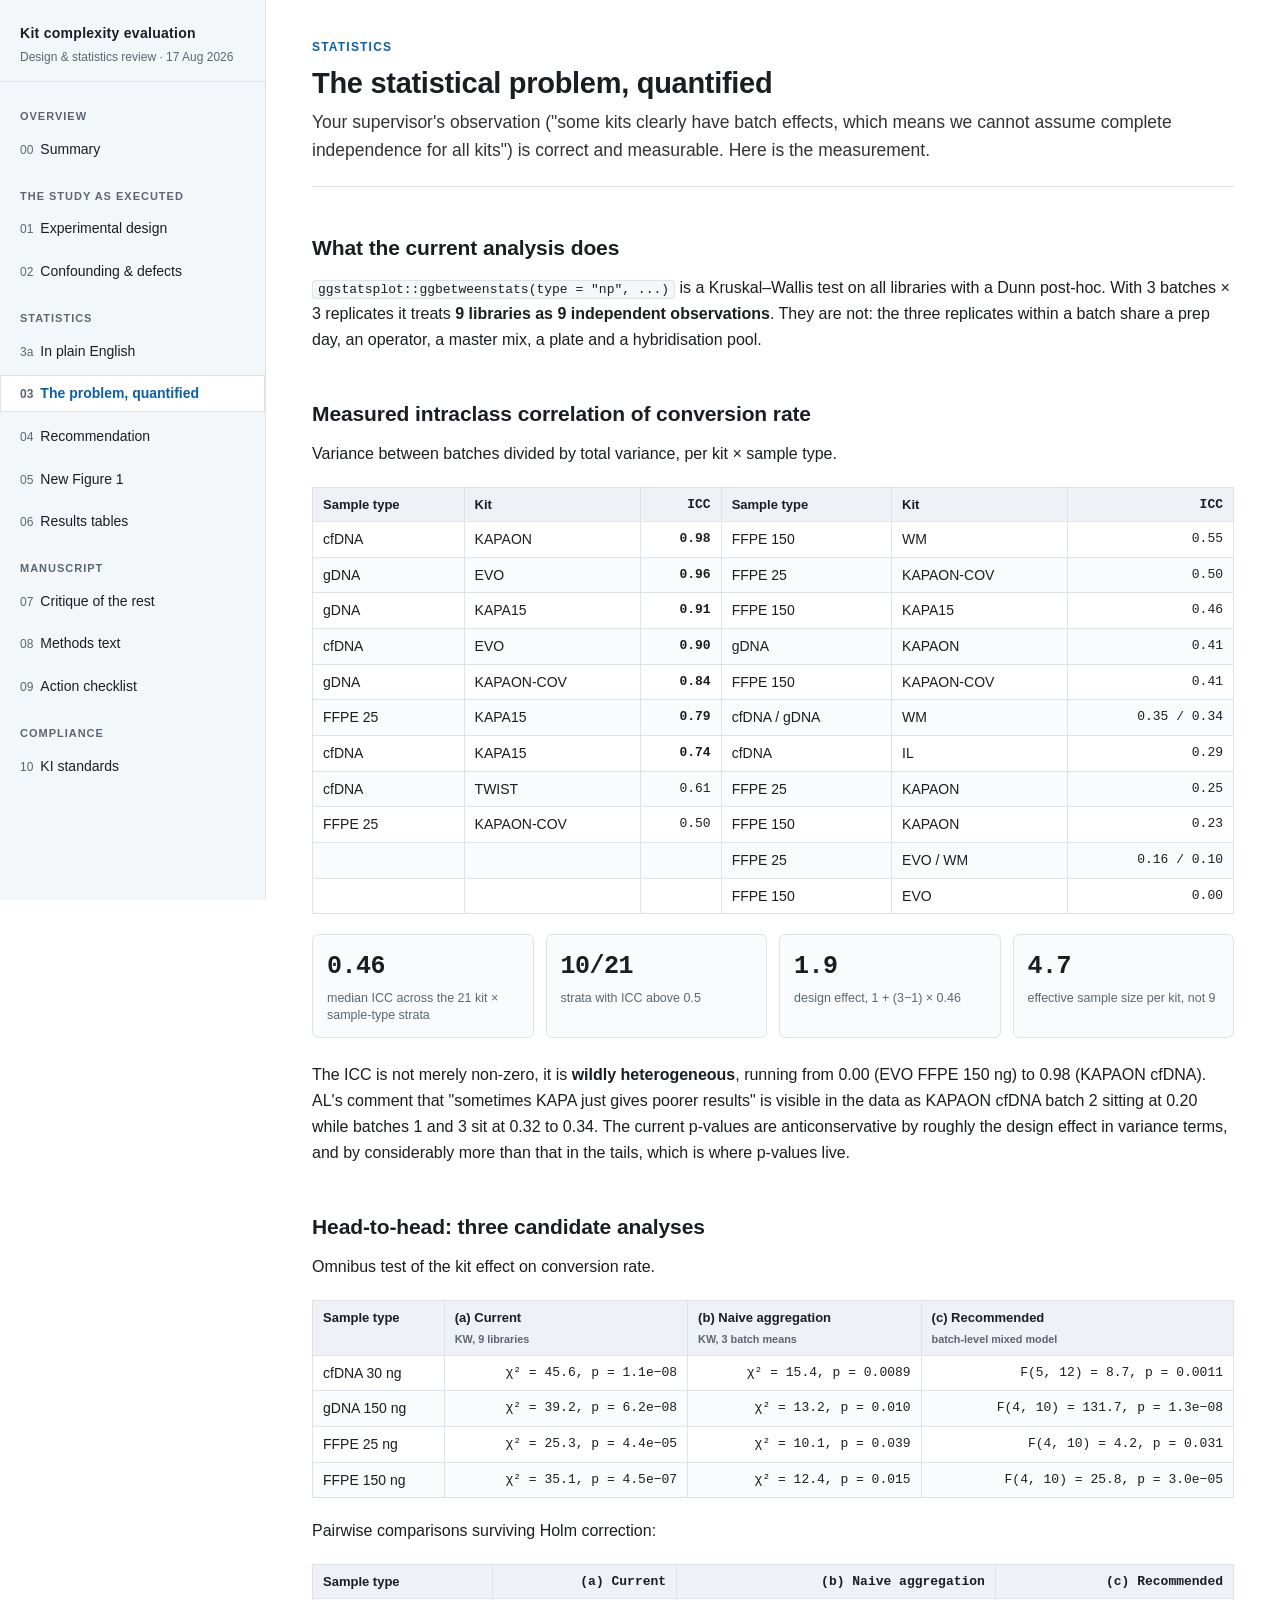
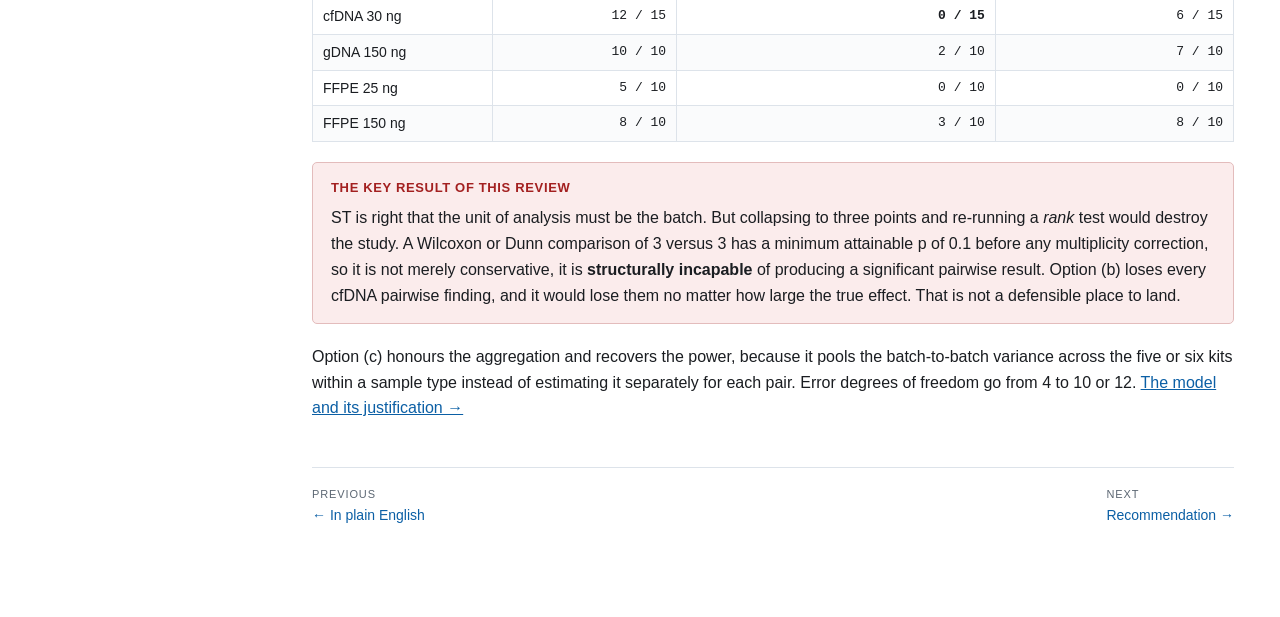
<file: 3-statistics.html>
<!DOCTYPE html>
<html lang="en">
<head>
<meta charset="utf-8">
<meta name="viewport" content="width=device-width, initial-scale=1">
<meta name="robots" content="noindex, nofollow, noarchive">
<title>The statistical problem, quantified — kit complexity evaluation</title>
<link rel="stylesheet" href="style.css">
</head>
<body>
<div class="layout">

<nav class="side">
  <div class="brand">
    <b>Kit complexity evaluation</b>
    <span>Design &amp; statistics review · 17 Aug 2026</span>
  </div>
  <div class="grp">Overview</div>
  <ol><li><a href="index.html"><span class="n">00</span>Summary</a></li></ol>
  <div class="grp">The study as executed</div>
  <ol>
    <li><a href="1-design.html"><span class="n">01</span>Experimental design</a></li>
    <li><a href="2-confounding.html"><span class="n">02</span>Confounding &amp; defects</a></li>
  </ol>
  <div class="grp">Statistics</div>
  <ol>
    <li><a href="3a-plain-english.html"><span class="n">3a</span>In plain English</a></li>
    <li><a class="here" href="3-statistics.html"><span class="n">03</span>The problem, quantified</a></li>
    <li><a href="4-recommendation.html"><span class="n">04</span>Recommendation</a></li>
    <li><a href="5-figure.html"><span class="n">05</span>New Figure 1</a></li>
    <li><a href="6-tables.html"><span class="n">06</span>Results tables</a></li>
  </ol>
  <div class="grp">Manuscript</div>
  <ol>
    <li><a href="7-critique.html"><span class="n">07</span>Critique of the rest</a></li>
    <li><a href="8-methods.html"><span class="n">08</span>Methods text</a></li>
    <li><a href="9-actions.html"><span class="n">09</span>Action checklist</a></li>
  </ol>
  <div class="grp">Compliance</div>
  <ol>
    <li><a href="10-ki-standards.html"><span class="n">10</span>KI standards</a></li>
  </ol>
</nav>

<main>
<p class="kicker">Statistics</p>
<h1>The statistical problem, quantified</h1>
<p class="lede">Your supervisor's observation ("some kits clearly have batch effects, which means
we cannot assume complete independence for all kits") is correct and measurable. Here is the
measurement.</p>

<h2 id="current">What the current analysis does</h2>
<p><code>ggstatsplot::ggbetweenstats(type = "np", ...)</code> is a Kruskal–Wallis test on all
libraries with a Dunn post-hoc. With 3 batches × 3 replicates it treats <b>9 libraries as 9
independent observations</b>. They are not: the three replicates within a batch share a prep day,
an operator, a master mix, a plate and a hybridisation pool.</p>

<h2 id="icc">Measured intraclass correlation of conversion rate</h2>
<p>Variance between batches divided by total variance, per kit × sample type.</p>
<div class="tbl-wrap">
<table>
<thead><tr><th>Sample type</th><th>Kit</th><th class="num">ICC</th><th>Sample type</th><th>Kit</th><th class="num">ICC</th></tr></thead>
<tbody>
<tr><td>cfDNA</td><td>KAPAON</td><td class="num"><b>0.98</b></td><td>FFPE 150</td><td>WM</td><td class="num">0.55</td></tr>
<tr><td>gDNA</td><td>EVO</td><td class="num"><b>0.96</b></td><td>FFPE 25</td><td>KAPAON-COV</td><td class="num">0.50</td></tr>
<tr><td>gDNA</td><td>KAPA15</td><td class="num"><b>0.91</b></td><td>FFPE 150</td><td>KAPA15</td><td class="num">0.46</td></tr>
<tr><td>cfDNA</td><td>EVO</td><td class="num"><b>0.90</b></td><td>gDNA</td><td>KAPAON</td><td class="num">0.41</td></tr>
<tr><td>gDNA</td><td>KAPAON-COV</td><td class="num"><b>0.84</b></td><td>FFPE 150</td><td>KAPAON-COV</td><td class="num">0.41</td></tr>
<tr><td>FFPE 25</td><td>KAPA15</td><td class="num"><b>0.79</b></td><td>cfDNA / gDNA</td><td>WM</td><td class="num">0.35 / 0.34</td></tr>
<tr><td>cfDNA</td><td>KAPA15</td><td class="num"><b>0.74</b></td><td>cfDNA</td><td>IL</td><td class="num">0.29</td></tr>
<tr><td>cfDNA</td><td>TWIST</td><td class="num">0.61</td><td>FFPE 25</td><td>KAPAON</td><td class="num">0.25</td></tr>
<tr><td>FFPE 25</td><td>KAPAON-COV</td><td class="num">0.50</td><td>FFPE 150</td><td>KAPAON</td><td class="num">0.23</td></tr>
<tr><td></td><td></td><td class="num"></td><td>FFPE 25</td><td>EVO / WM</td><td class="num">0.16 / 0.10</td></tr>
<tr><td></td><td></td><td class="num"></td><td>FFPE 150</td><td>EVO</td><td class="num">0.00</td></tr>
</tbody>
</table>
</div>

<div class="stat">
  <div><b>0.46</b><span>median ICC across the 21 kit × sample-type strata</span></div>
  <div><b>10/21</b><span>strata with ICC above 0.5</span></div>
  <div><b>1.9</b><span>design effect, 1 + (3−1) × 0.46</span></div>
  <div><b>4.7</b><span>effective sample size per kit, not 9</span></div>
</div>

<p>The ICC is not merely non-zero, it is <b>wildly heterogeneous</b>, running from 0.00
(EVO FFPE 150 ng) to 0.98 (KAPAON cfDNA). AL's comment that "sometimes KAPA just gives poorer
results" is visible in the data as KAPAON cfDNA batch 2 sitting at 0.20 while batches 1 and 3 sit
at 0.32 to 0.34. The current p-values are anticonservative by roughly the design effect in
variance terms, and by considerably more than that in the tails, which is where p-values live.</p>

<h2 id="omnibus">Head-to-head: three candidate analyses</h2>
<p>Omnibus test of the kit effect on conversion rate.</p>
<div class="tbl-wrap">
<table>
<thead><tr>
  <th>Sample type</th>
  <th>(a) Current<br><small>KW, 9 libraries</small></th>
  <th>(b) Naive aggregation<br><small>KW, 3 batch means</small></th>
  <th>(c) Recommended<br><small>batch-level mixed model</small></th>
</tr></thead>
<tbody>
<tr><td>cfDNA 30 ng</td><td class="num">χ² = 45.6, p = 1.1e−08</td><td class="num">χ² = 15.4, p = 0.0089</td><td class="num">F(5, 12) = 8.7, p = 0.0011</td></tr>
<tr><td>gDNA 150 ng</td><td class="num">χ² = 39.2, p = 6.2e−08</td><td class="num">χ² = 13.2, p = 0.010</td><td class="num">F(4, 10) = 131.7, p = 1.3e−08</td></tr>
<tr><td>FFPE 25 ng</td><td class="num">χ² = 25.3, p = 4.4e−05</td><td class="num">χ² = 10.1, p = 0.039</td><td class="num">F(4, 10) = 4.2, p = 0.031</td></tr>
<tr><td>FFPE 150 ng</td><td class="num">χ² = 35.1, p = 4.5e−07</td><td class="num">χ² = 12.4, p = 0.015</td><td class="num">F(4, 10) = 25.8, p = 3.0e−05</td></tr>
</tbody>
</table>
</div>

<p>Pairwise comparisons surviving Holm correction:</p>
<div class="tbl-wrap">
<table>
<thead><tr><th>Sample type</th><th class="num">(a) Current</th><th class="num">(b) Naive aggregation</th><th class="num">(c) Recommended</th></tr></thead>
<tbody>
<tr><td>cfDNA 30 ng</td><td class="num">12 / 15</td><td class="num"><b>0 / 15</b></td><td class="num">6 / 15</td></tr>
<tr><td>gDNA 150 ng</td><td class="num">10 / 10</td><td class="num">2 / 10</td><td class="num">7 / 10</td></tr>
<tr><td>FFPE 25 ng</td><td class="num">5 / 10</td><td class="num">0 / 10</td><td class="num">0 / 10</td></tr>
<tr><td>FFPE 150 ng</td><td class="num">8 / 10</td><td class="num">3 / 10</td><td class="num">8 / 10</td></tr>
</tbody>
</table>
</div>

<div class="box decision">
  <p class="t">The key result of this review</p>
  <p>ST is right that the unit of analysis must be the batch. But collapsing to three points and
  re-running a <em>rank</em> test would destroy the study. A Wilcoxon or Dunn comparison of 3
  versus 3 has a minimum attainable p of 0.1 before any multiplicity correction, so it is not
  merely conservative, it is <b>structurally incapable</b> of producing a significant pairwise
  result. Option (b) loses every cfDNA pairwise finding, and it would lose them no matter how
  large the true effect. That is not a defensible place to land.</p>
</div>

<p>Option (c) honours the aggregation and recovers the power, because it pools the batch-to-batch
variance across the five or six kits within a sample type instead of estimating it separately for
each pair. Error degrees of freedom go from 4 to 10 or 12.
<a href="4-recommendation.html">The model and its justification →</a></p>

<div class="pager">
  <a href="3a-plain-english.html"><span>Previous</span>← In plain English</a>
  <a href="4-recommendation.html"><span>Next</span>Recommendation →</a>
</div>
</main>
</div>
</body>
</html>
</file>
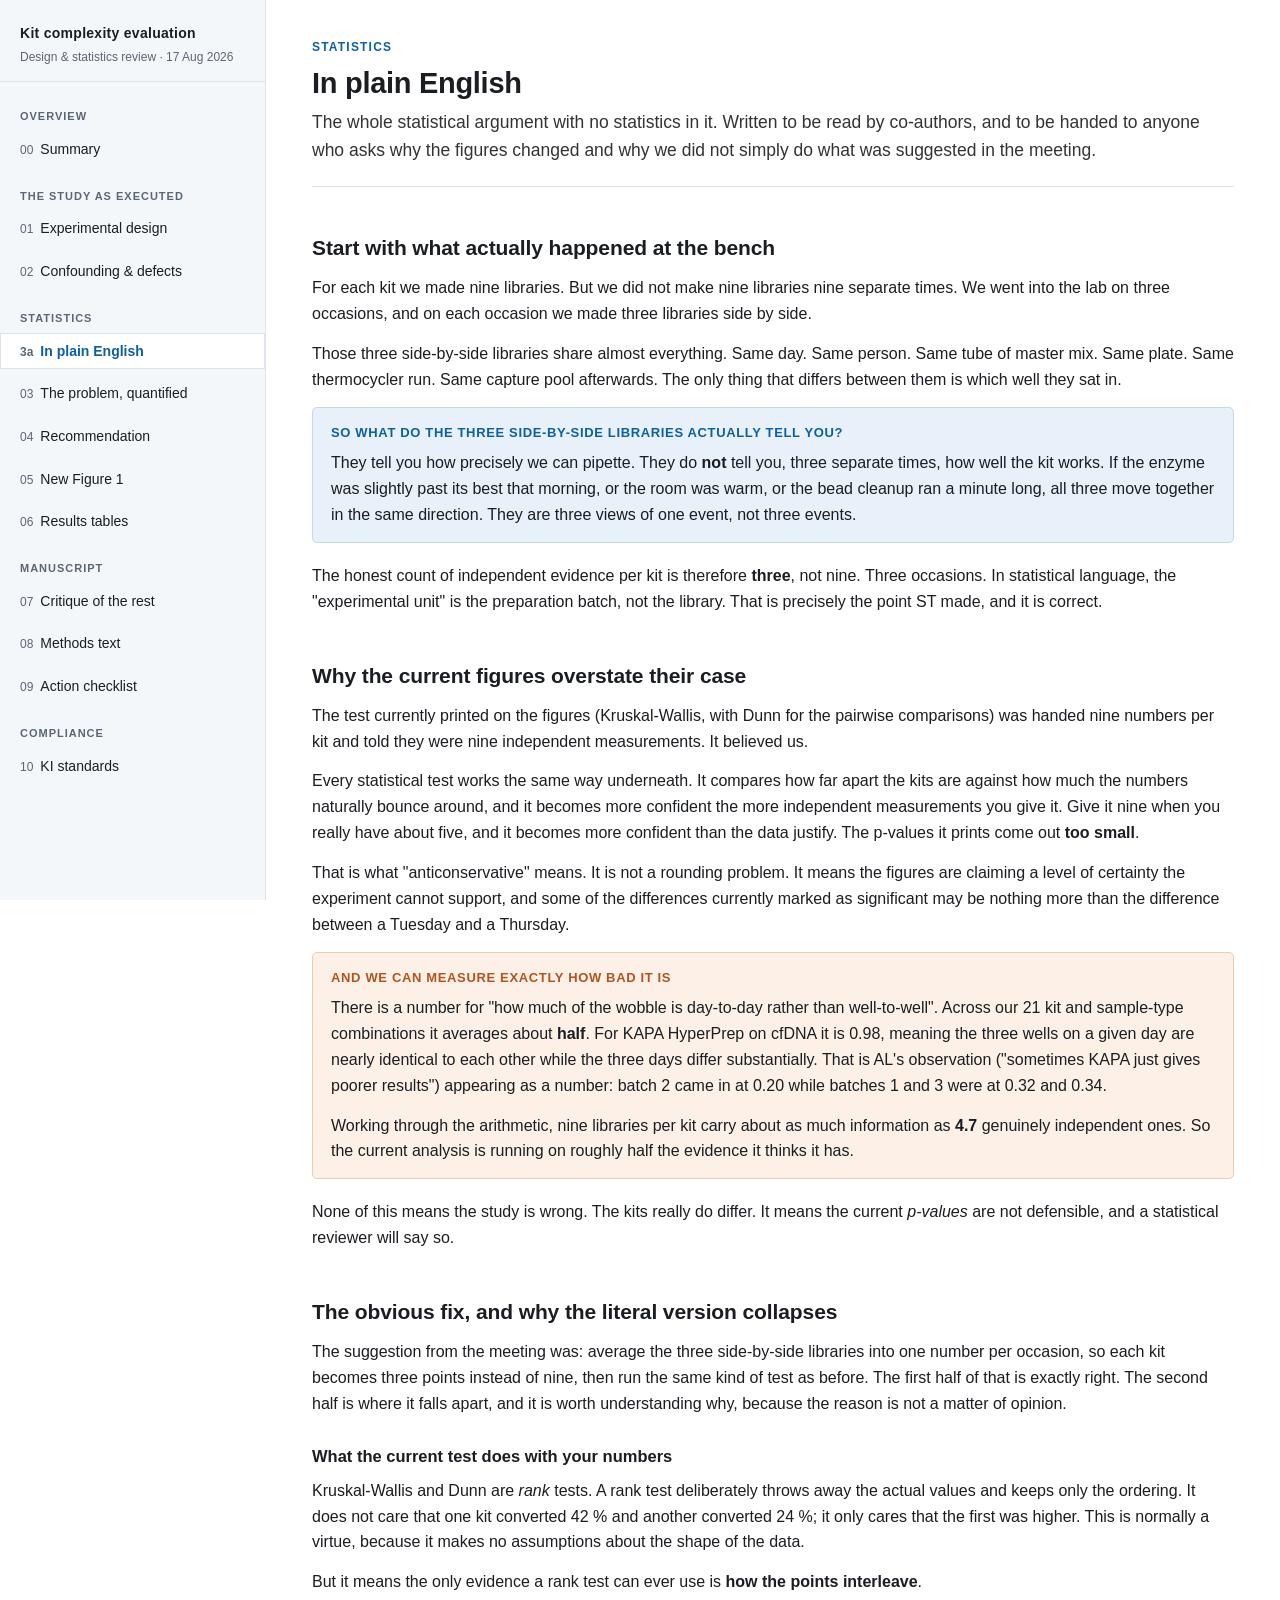
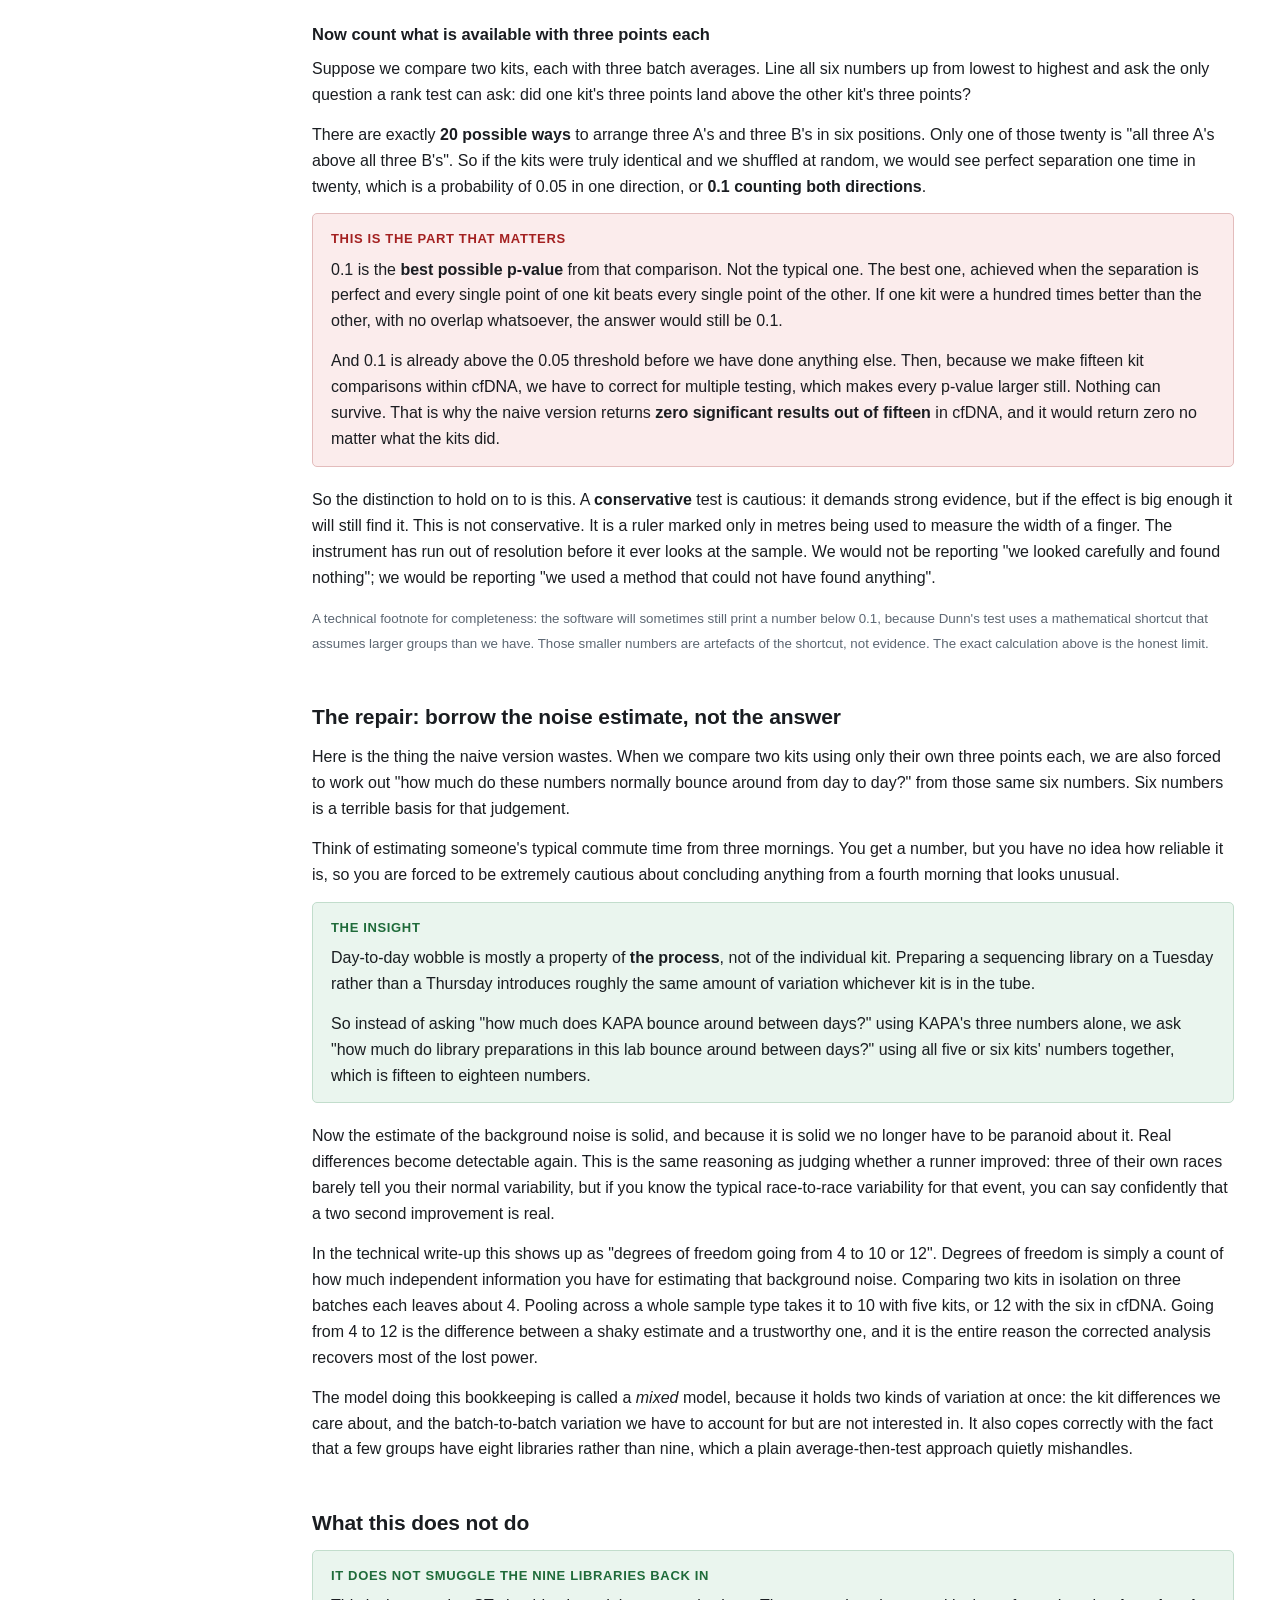
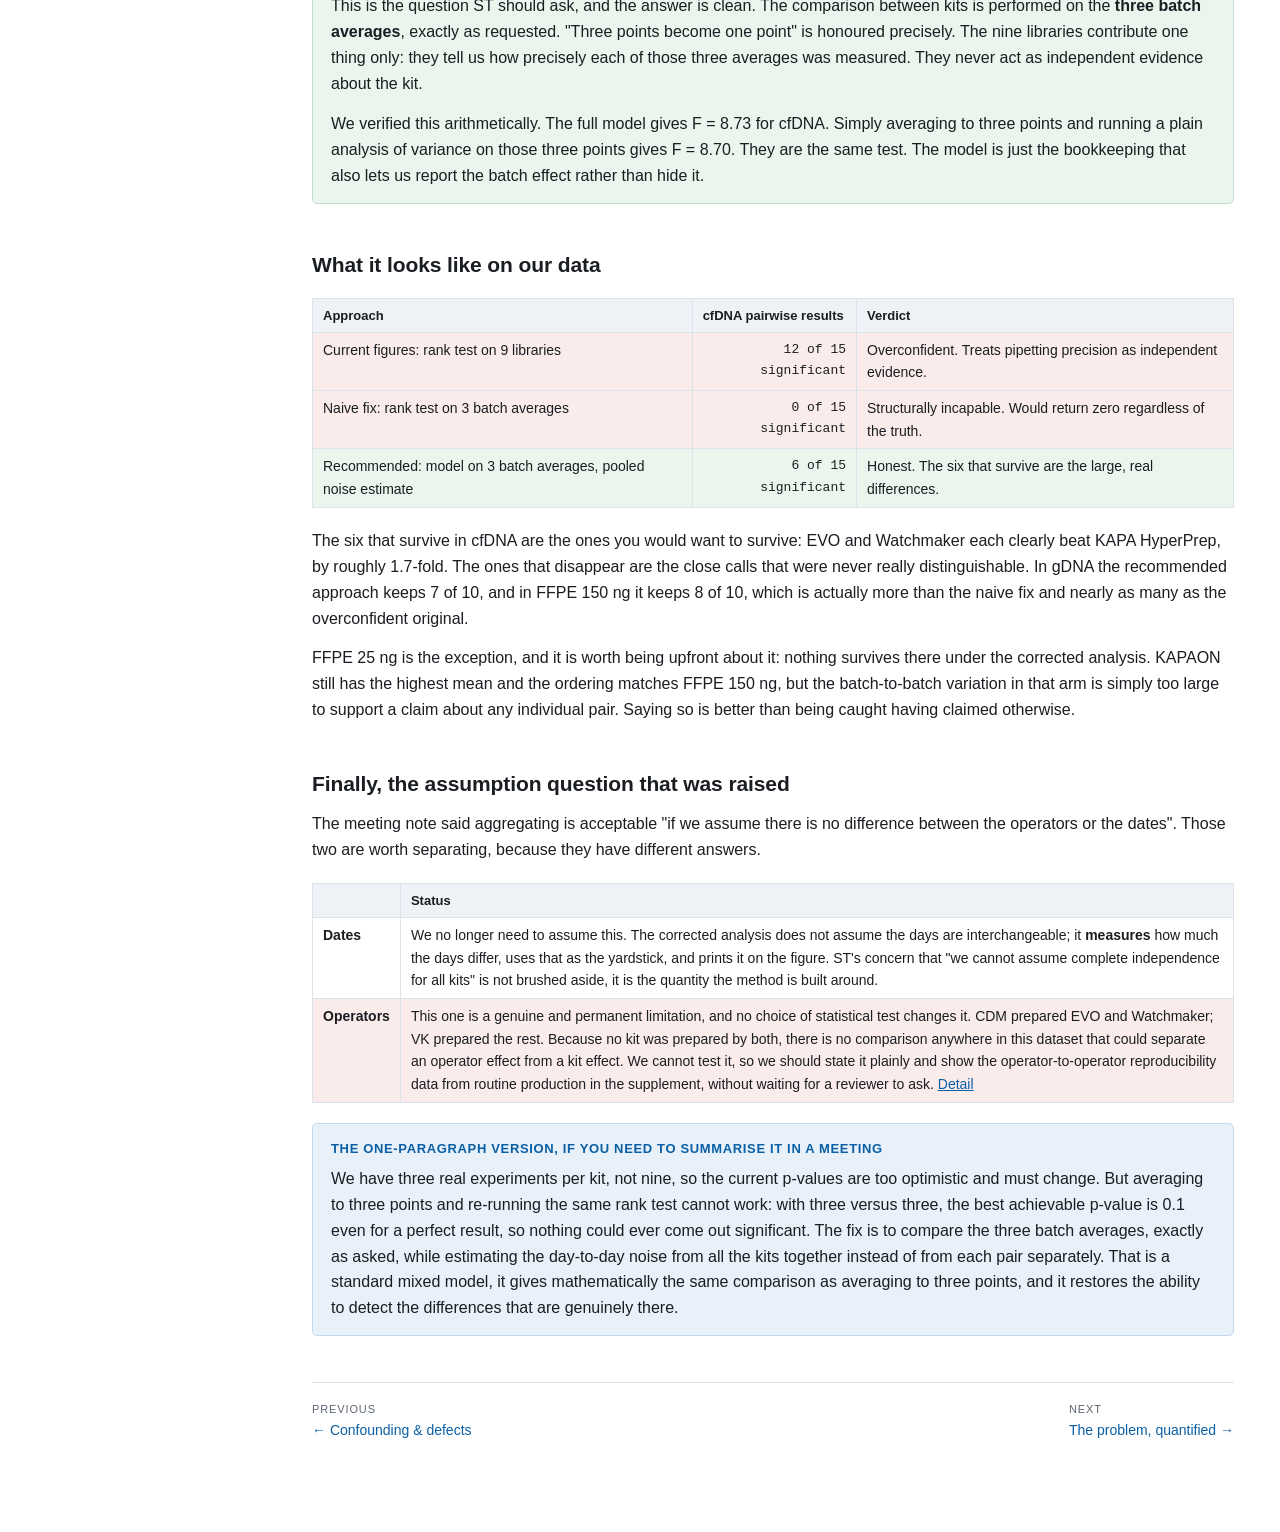
<file: 3a-plain-english.html>
<!DOCTYPE html>
<html lang="en">
<head>
<meta charset="utf-8">
<meta name="viewport" content="width=device-width, initial-scale=1">
<meta name="robots" content="noindex, nofollow, noarchive">
<title>In plain English — kit complexity evaluation</title>
<link rel="stylesheet" href="style.css">
</head>
<body>
<div class="layout">

<nav class="side">
  <div class="brand">
    <b>Kit complexity evaluation</b>
    <span>Design &amp; statistics review · 17 Aug 2026</span>
  </div>
  <div class="grp">Overview</div>
  <ol><li><a href="index.html"><span class="n">00</span>Summary</a></li></ol>
  <div class="grp">The study as executed</div>
  <ol>
    <li><a href="1-design.html"><span class="n">01</span>Experimental design</a></li>
    <li><a href="2-confounding.html"><span class="n">02</span>Confounding &amp; defects</a></li>
  </ol>
  <div class="grp">Statistics</div>
  <ol>
    <li><a class="here" href="3a-plain-english.html"><span class="n">3a</span>In plain English</a></li>
    <li><a href="3-statistics.html"><span class="n">03</span>The problem, quantified</a></li>
    <li><a href="4-recommendation.html"><span class="n">04</span>Recommendation</a></li>
    <li><a href="5-figure.html"><span class="n">05</span>New Figure 1</a></li>
    <li><a href="6-tables.html"><span class="n">06</span>Results tables</a></li>
  </ol>
  <div class="grp">Manuscript</div>
  <ol>
    <li><a href="7-critique.html"><span class="n">07</span>Critique of the rest</a></li>
    <li><a href="8-methods.html"><span class="n">08</span>Methods text</a></li>
    <li><a href="9-actions.html"><span class="n">09</span>Action checklist</a></li>
  </ol>
  <div class="grp">Compliance</div>
  <ol>
    <li><a href="10-ki-standards.html"><span class="n">10</span>KI standards</a></li>
  </ol>
</nav>

<main>
<p class="kicker">Statistics</p>
<h1>In plain English</h1>
<p class="lede">The whole statistical argument with no statistics in it. Written to be read by
co-authors, and to be handed to anyone who asks why the figures changed and why we did not simply
do what was suggested in the meeting.</p>

<h2 id="lab">Start with what actually happened at the bench</h2>
<p>For each kit we made nine libraries. But we did not make nine libraries nine separate times. We
went into the lab on three occasions, and on each occasion we made three libraries side by side.</p>
<p>Those three side-by-side libraries share almost everything. Same day. Same person. Same tube of
master mix. Same plate. Same thermocycler run. Same capture pool afterwards. The only thing that
differs between them is which well they sat in.</p>
<div class="box note">
  <p class="t">So what do the three side-by-side libraries actually tell you?</p>
  <p>They tell you how precisely we can pipette. They do <b>not</b> tell you, three separate times,
  how well the kit works. If the enzyme was slightly past its best that morning, or the room was
  warm, or the bead cleanup ran a minute long, all three move together in the same direction. They
  are three views of one event, not three events.</p>
</div>
<p>The honest count of independent evidence per kit is therefore <b>three</b>, not nine. Three
occasions. In statistical language, the "experimental unit" is the preparation batch, not the
library. That is precisely the point ST made, and it is correct.</p>

<h2 id="anticonservative">Why the current figures overstate their case</h2>
<p>The test currently printed on the figures (Kruskal-Wallis, with Dunn for the pairwise
comparisons) was handed nine numbers per kit and told they were nine independent measurements. It
believed us.</p>
<p>Every statistical test works the same way underneath. It compares how far apart the kits are
against how much the numbers naturally bounce around, and it becomes more confident the more
independent measurements you give it. Give it nine when you really have about five, and it becomes
more confident than the data justify. The p-values it prints come out <b>too small</b>.</p>
<p>That is what "anticonservative" means. It is not a rounding problem. It means the figures are
claiming a level of certainty the experiment cannot support, and some of the differences currently
marked as significant may be nothing more than the difference between a Tuesday and a Thursday.</p>

<div class="box warn">
  <p class="t">And we can measure exactly how bad it is</p>
  <p>There is a number for "how much of the wobble is day-to-day rather than well-to-well". Across
  our 21 kit and sample-type combinations it averages about <b>half</b>. For KAPA HyperPrep on
  cfDNA it is 0.98, meaning the three wells on a given day are nearly identical to each other while
  the three days differ substantially. That is AL's observation ("sometimes KAPA just gives
  poorer results") appearing as a number: batch 2 came in at 0.20 while batches 1 and 3 were at
  0.32 and 0.34.</p>
  <p>Working through the arithmetic, nine libraries per kit carry about as much information as
  <b>4.7</b> genuinely independent ones. So the current analysis is running on roughly half the
  evidence it thinks it has.</p>
</div>

<p>None of this means the study is wrong. The kits really do differ. It means the current
<em>p-values</em> are not defensible, and a statistical reviewer will say so.</p>

<h2 id="naive">The obvious fix, and why the literal version collapses</h2>
<p>The suggestion from the meeting was: average the three side-by-side libraries into one number
per occasion, so each kit becomes three points instead of nine, then run the same kind of test as
before. The first half of that is exactly right. The second half is where it falls apart, and it
is worth understanding why, because the reason is not a matter of opinion.</p>

<h3>What the current test does with your numbers</h3>
<p>Kruskal-Wallis and Dunn are <em>rank</em> tests. A rank test deliberately throws away the actual
values and keeps only the ordering. It does not care that one kit converted 42 % and another
converted 24 %; it only cares that the first was higher. This is normally a virtue, because it
makes no assumptions about the shape of the data.</p>
<p>But it means the only evidence a rank test can ever use is <b>how the points interleave</b>.</p>

<h3>Now count what is available with three points each</h3>
<p>Suppose we compare two kits, each with three batch averages. Line all six numbers up from lowest
to highest and ask the only question a rank test can ask: did one kit's three points land above the
other kit's three points?</p>
<p>There are exactly <b>20 possible ways</b> to arrange three A's and three B's in six positions.
Only one of those twenty is "all three A's above all three B's". So if the kits were truly
identical and we shuffled at random, we would see perfect separation one time in twenty, which is
a probability of 0.05 in one direction, or <b>0.1 counting both directions</b>.</p>

<div class="box decision">
  <p class="t">This is the part that matters</p>
  <p>0.1 is the <b>best possible p-value</b> from that comparison. Not the typical one. The best
  one, achieved when the separation is perfect and every single point of one kit beats every single
  point of the other. If one kit were a hundred times better than the other, with no overlap
  whatsoever, the answer would still be 0.1.</p>
  <p>And 0.1 is already above the 0.05 threshold before we have done anything else. Then, because
  we make fifteen kit comparisons within cfDNA, we have to correct for multiple testing, which
  makes every p-value larger still. Nothing can survive. That is why the naive version returns
  <b>zero significant results out of fifteen</b> in cfDNA, and it would return zero no matter what
  the kits did.</p>
</div>

<p>So the distinction to hold on to is this. A <b>conservative</b> test is cautious: it demands
strong evidence, but if the effect is big enough it will still find it. This is not conservative.
It is a ruler marked only in metres being used to measure the width of a finger. The instrument has
run out of resolution before it ever looks at the sample. We would not be reporting "we looked
carefully and found nothing"; we would be reporting "we used a method that could not have found
anything".</p>
<p><small>A technical footnote for completeness: the software will sometimes still print a number
below 0.1, because Dunn's test uses a mathematical shortcut that assumes larger groups than we
have. Those smaller numbers are artefacts of the shortcut, not evidence. The exact calculation
above is the honest limit.</small></p>

<h2 id="fix">The repair: borrow the noise estimate, not the answer</h2>
<p>Here is the thing the naive version wastes. When we compare two kits using only their own three
points each, we are also forced to work out "how much do these numbers normally bounce around from
day to day?" from those same six numbers. Six numbers is a terrible basis for that judgement.</p>
<p>Think of estimating someone's typical commute time from three mornings. You get a number, but
you have no idea how reliable it is, so you are forced to be extremely cautious about concluding
anything from a fourth morning that looks unusual.</p>

<div class="box ok">
  <p class="t">The insight</p>
  <p>Day-to-day wobble is mostly a property of <b>the process</b>, not of the individual kit.
  Preparing a sequencing library on a Tuesday rather than a Thursday introduces roughly the same
  amount of variation whichever kit is in the tube.</p>
  <p>So instead of asking "how much does KAPA bounce around between days?" using KAPA's three
  numbers alone, we ask "how much do library preparations in this lab bounce around between days?"
  using all five or six kits' numbers together, which is fifteen to eighteen numbers.</p>
</div>

<p>Now the estimate of the background noise is solid, and because it is solid we no longer have to
be paranoid about it. Real differences become detectable again. This is the same reasoning as
judging whether a runner improved: three of their own races barely tell you their normal
variability, but if you know the typical race-to-race variability for that event, you can say
confidently that a two second improvement is real.</p>
<p>In the technical write-up this shows up as "degrees of freedom going from 4 to 10 or 12".
Degrees of freedom is simply a count of how much independent information you have for estimating
that background noise. Comparing two kits in isolation on three batches each leaves about 4. Pooling
across a whole sample type takes it to 10 with five kits, or 12 with the six in cfDNA. Going from 4
to 12 is the difference between a shaky estimate and a trustworthy one, and it is the entire reason
the corrected analysis recovers most of the lost power.</p>
<p>The model doing this bookkeeping is called a <em>mixed</em> model, because it holds two kinds of
variation at once: the kit differences we care about, and the batch-to-batch variation we have to
account for but are not interested in. It also copes correctly with the fact that a few groups have
eight libraries rather than nine, which a plain average-then-test approach quietly mishandles.</p>

<h2 id="honours">What this does not do</h2>
<div class="box ok">
  <p class="t">It does not smuggle the nine libraries back in</p>
  <p>This is the question ST should ask, and the answer is clean. The comparison between kits is
  performed on the <b>three batch averages</b>, exactly as requested. "Three points become one
  point" is honoured precisely. The nine libraries contribute one thing only: they tell us how
  precisely each of those three averages was measured. They never act as independent evidence about
  the kit.</p>
  <p>We verified this arithmetically. The full model gives F = 8.73 for cfDNA. Simply averaging to
  three points and running a plain analysis of variance on those three points gives F = 8.70. They
  are the same test. The model is just the bookkeeping that also lets us report the batch effect
  rather than hide it.</p>
</div>

<h2 id="results">What it looks like on our data</h2>
<div class="tbl-wrap">
<table>
<thead><tr><th>Approach</th><th>cfDNA pairwise results</th><th>Verdict</th></tr></thead>
<tbody>
<tr class="bad"><td>Current figures: rank test on 9 libraries</td><td class="num">12 of 15 significant</td>
    <td>Overconfident. Treats pipetting precision as independent evidence.</td></tr>
<tr class="bad"><td>Naive fix: rank test on 3 batch averages</td><td class="num">0 of 15 significant</td>
    <td>Structurally incapable. Would return zero regardless of the truth.</td></tr>
<tr class="good"><td>Recommended: model on 3 batch averages, pooled noise estimate</td><td class="num">6 of 15 significant</td>
    <td>Honest. The six that survive are the large, real differences.</td></tr>
</tbody>
</table>
</div>
<p>The six that survive in cfDNA are the ones you would want to survive: EVO and Watchmaker each
clearly beat KAPA HyperPrep, by roughly 1.7-fold. The ones that disappear are the close calls that
were never really distinguishable. In gDNA the recommended approach keeps 7 of 10, and in FFPE
150 ng it keeps 8 of 10, which is actually more than the naive fix and nearly as many as the
overconfident original.</p>
<p>FFPE 25 ng is the exception, and it is worth being upfront about it: nothing survives there under
the corrected analysis. KAPAON still has the highest mean and the ordering matches FFPE 150 ng, but
the batch-to-batch variation in that arm is simply too large to support a claim about any individual
pair. Saying so is better than being caught having claimed otherwise.</p>

<h2 id="assumptions">Finally, the assumption question that was raised</h2>
<p>The meeting note said aggregating is acceptable "if we assume there is no difference between the
operators or the dates". Those two are worth separating, because they have different answers.</p>
<div class="tbl-wrap">
<table>
<thead><tr><th></th><th>Status</th></tr></thead>
<tbody>
<tr><td><b>Dates</b></td>
    <td>We no longer need to assume this. The corrected analysis does not assume the days are
    interchangeable; it <b>measures</b> how much the days differ, uses that as the yardstick, and
    prints it on the figure. ST's concern that "we cannot assume complete independence for all
    kits" is not brushed aside, it is the quantity the method is built around.</td></tr>
<tr class="bad"><td><b>Operators</b></td>
    <td>This one is a genuine and permanent limitation, and no choice of statistical test changes
    it. CDM prepared EVO and Watchmaker; VK prepared the rest. Because no kit was
    prepared by both, there is no comparison anywhere in this dataset that could separate an
    operator effect from a kit effect. We cannot test it, so we should state it plainly and show
    the operator-to-operator reproducibility data from routine production in the supplement,
    without waiting for a reviewer to ask.
    <a href="2-confounding.html#operator">Detail</a></td></tr>
</tbody>
</table>
</div>

<div class="box note">
  <p class="t">The one-paragraph version, if you need to summarise it in a meeting</p>
  <p>We have three real experiments per kit, not nine, so the current p-values are too optimistic
  and must change. But averaging to three points and re-running the same rank test cannot work: with
  three versus three, the best achievable p-value is 0.1 even for a perfect result, so nothing could
  ever come out significant. The fix is to compare the three batch averages, exactly as asked, while
  estimating the day-to-day noise from all the kits together instead of from each pair separately.
  That is a standard mixed model, it gives mathematically the same comparison as averaging to three
  points, and it restores the ability to detect the differences that are genuinely there.</p>
</div>

<div class="pager">
  <a href="2-confounding.html"><span>Previous</span>← Confounding &amp; defects</a>
  <a href="3-statistics.html"><span>Next</span>The problem, quantified →</a>
</div>
</main>
</div>
</body>
</html>
</file>
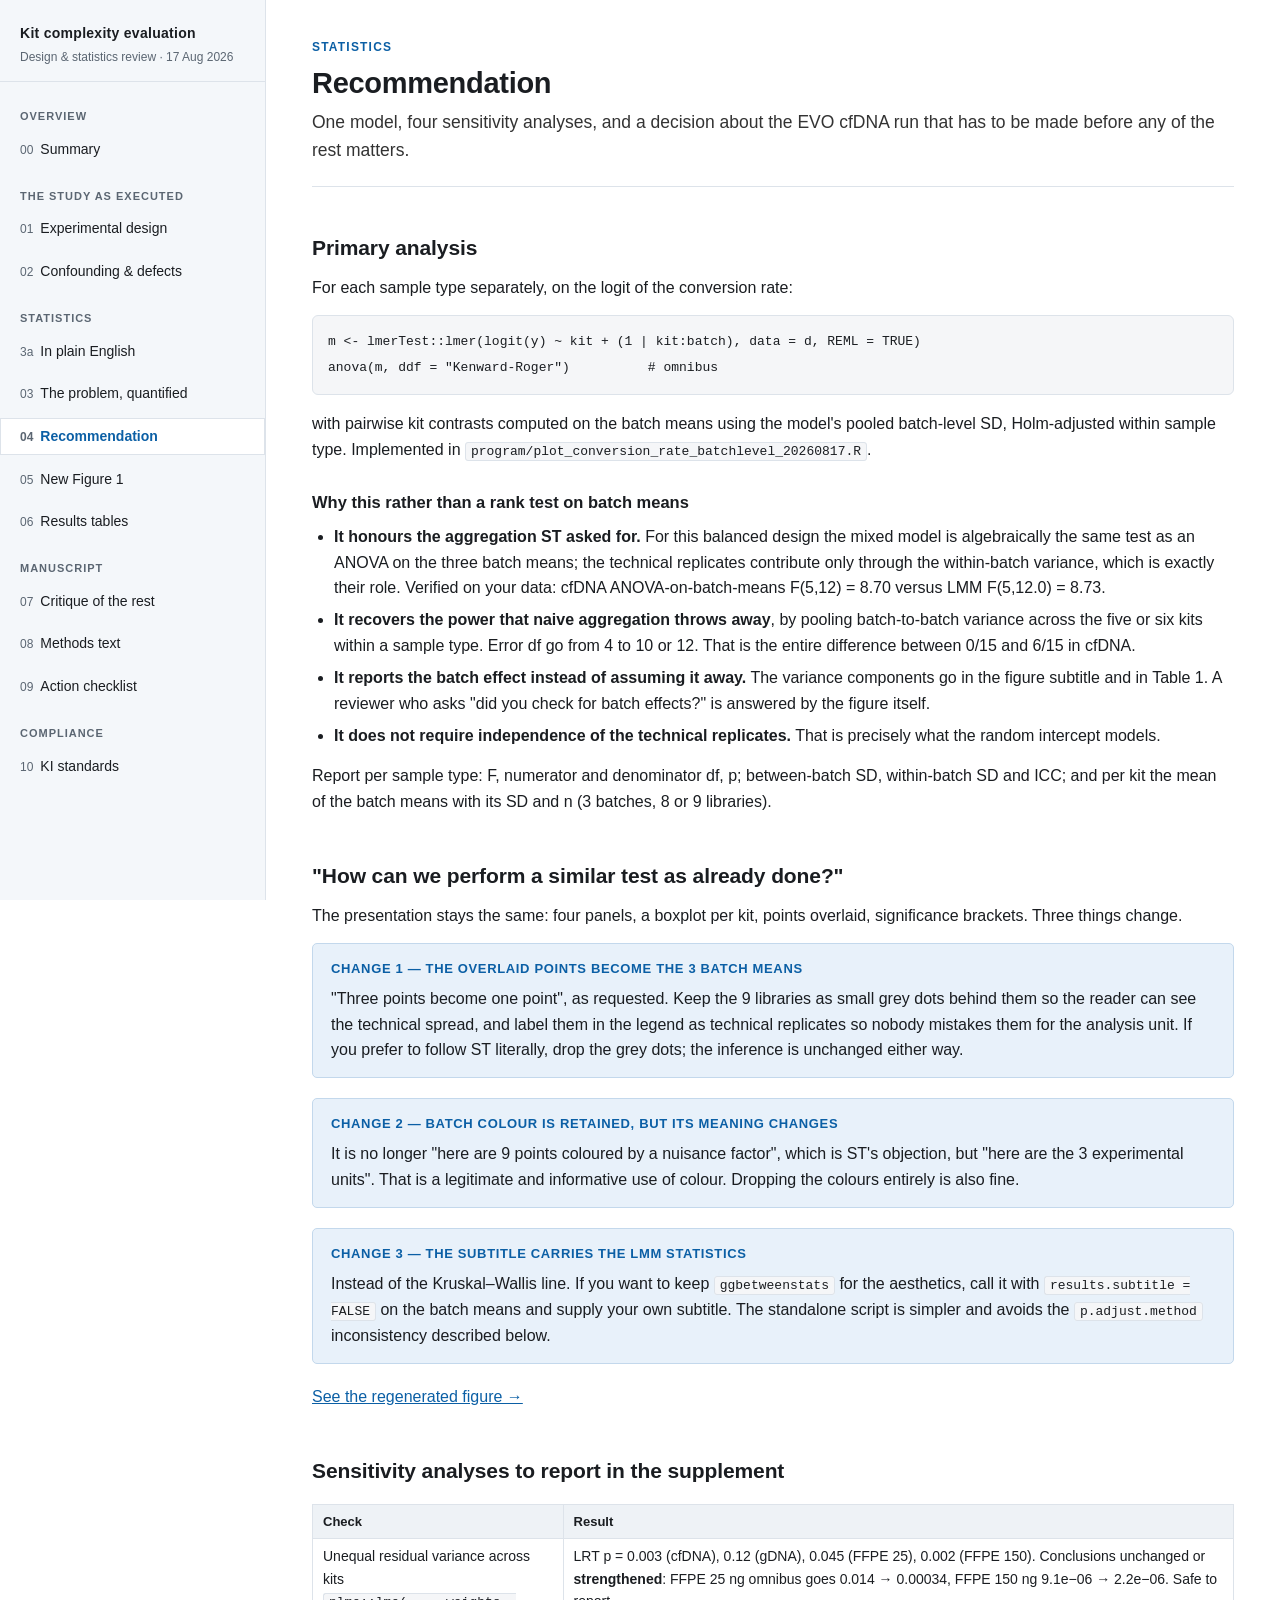
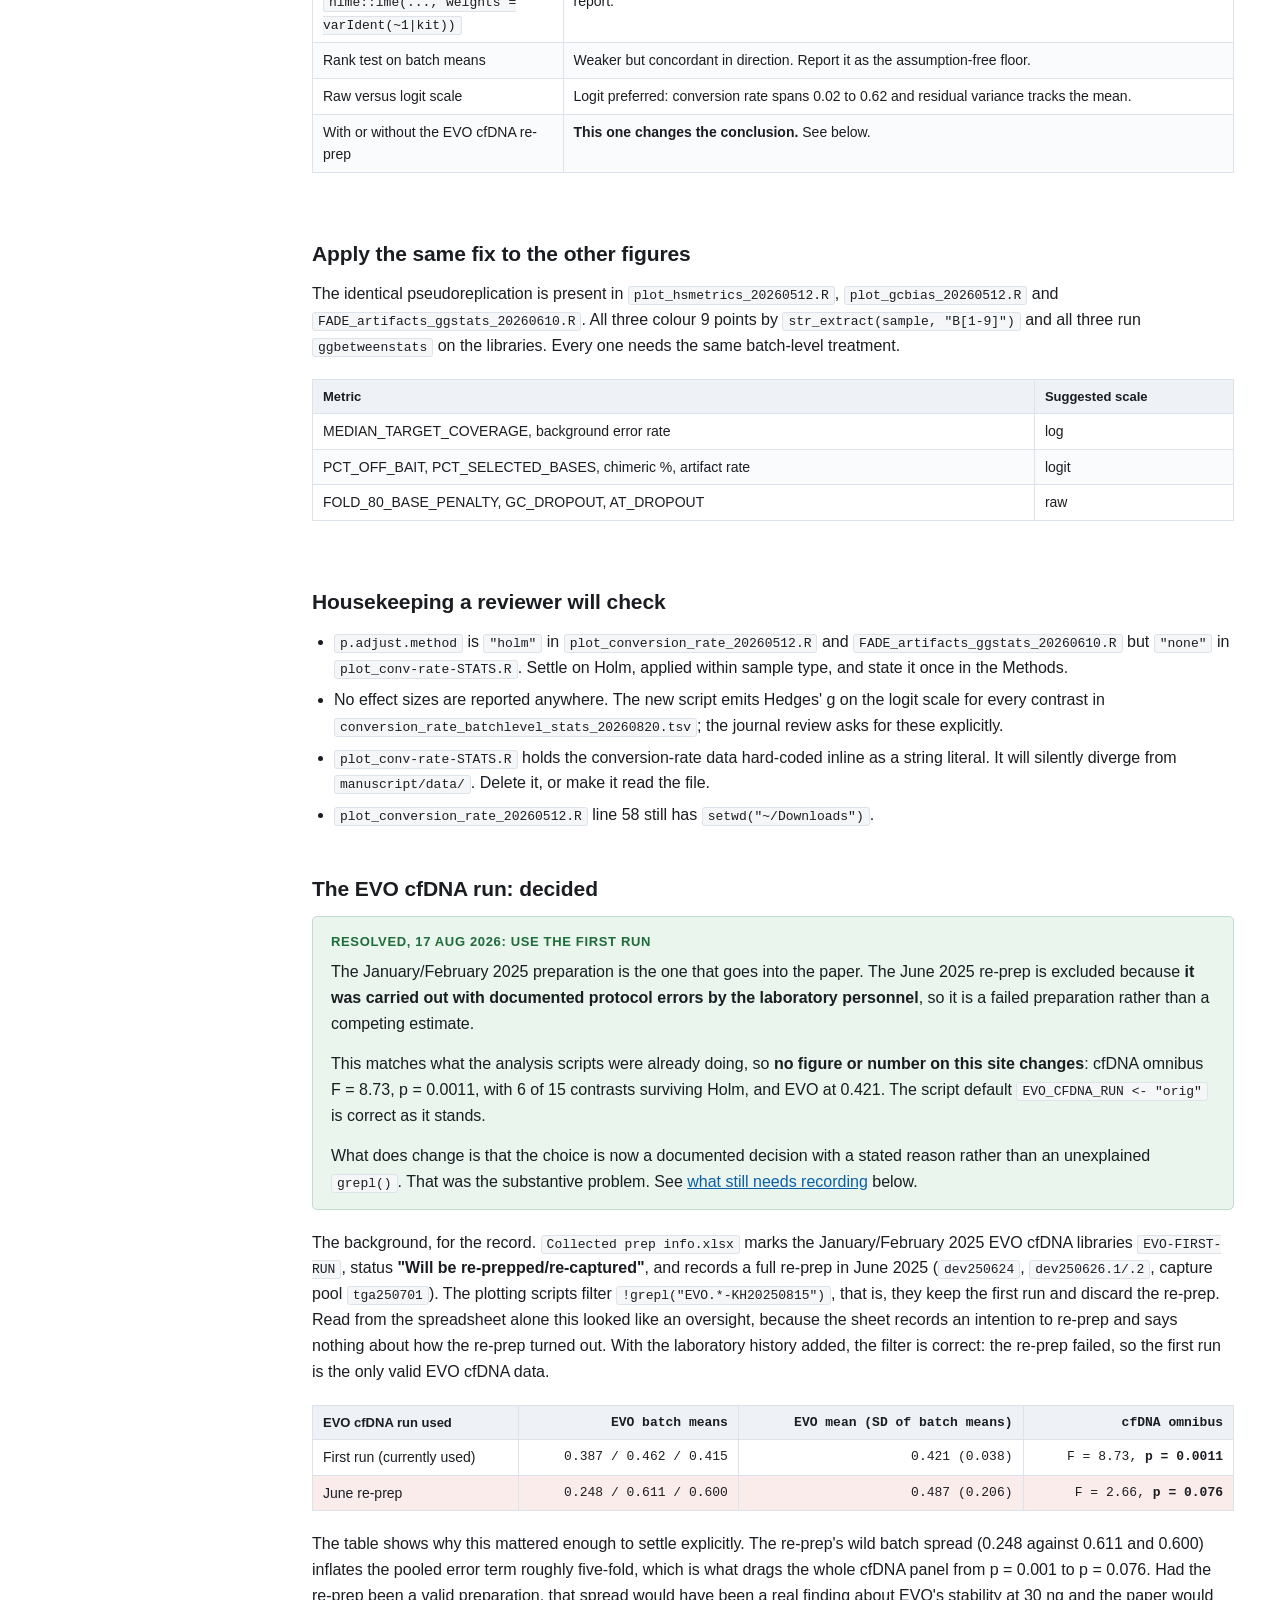
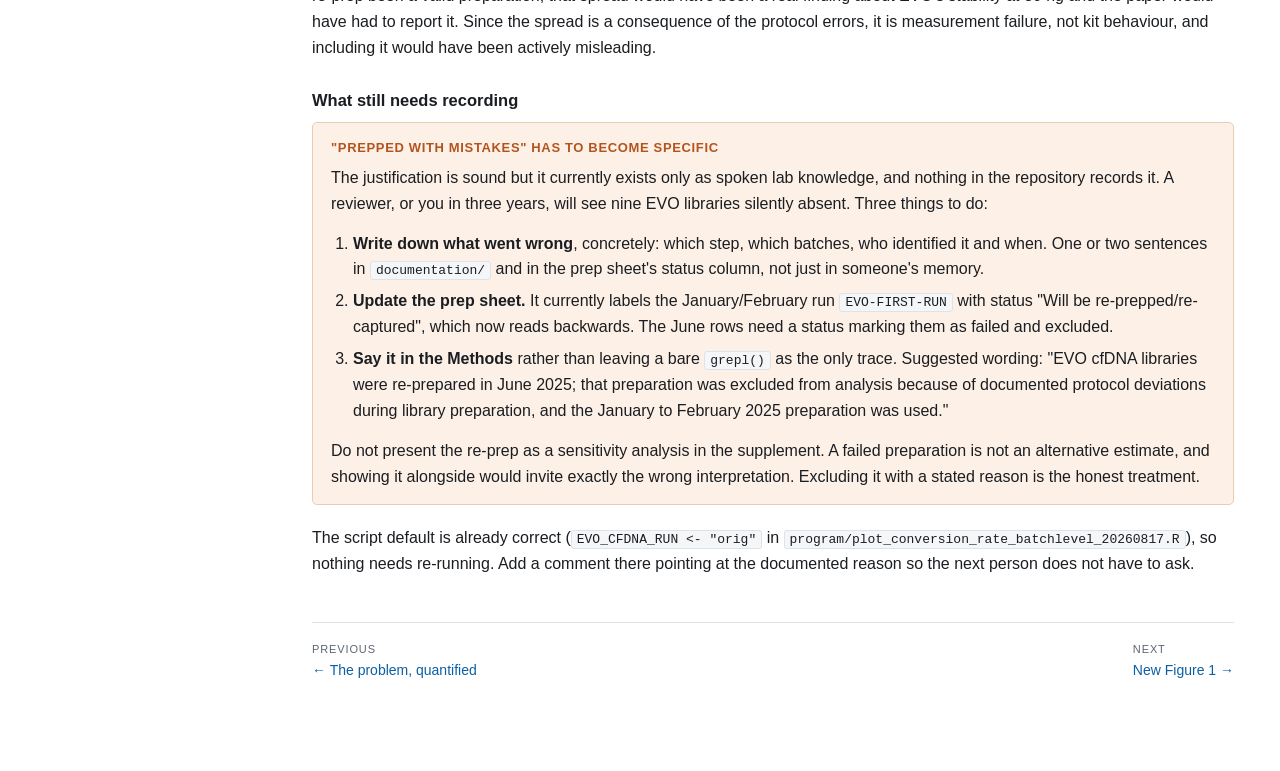
<file: 4-recommendation.html>
<!DOCTYPE html>
<html lang="en">
<head>
<meta charset="utf-8">
<meta name="viewport" content="width=device-width, initial-scale=1">
<meta name="robots" content="noindex, nofollow, noarchive">
<title>Recommendation — kit complexity evaluation</title>
<link rel="stylesheet" href="style.css">
</head>
<body>
<div class="layout">

<nav class="side">
  <div class="brand">
    <b>Kit complexity evaluation</b>
    <span>Design &amp; statistics review · 17 Aug 2026</span>
  </div>
  <div class="grp">Overview</div>
  <ol><li><a href="index.html"><span class="n">00</span>Summary</a></li></ol>
  <div class="grp">The study as executed</div>
  <ol>
    <li><a href="1-design.html"><span class="n">01</span>Experimental design</a></li>
    <li><a href="2-confounding.html"><span class="n">02</span>Confounding &amp; defects</a></li>
  </ol>
  <div class="grp">Statistics</div>
  <ol>
    <li><a href="3a-plain-english.html"><span class="n">3a</span>In plain English</a></li>
    <li><a href="3-statistics.html"><span class="n">03</span>The problem, quantified</a></li>
    <li><a class="here" href="4-recommendation.html"><span class="n">04</span>Recommendation</a></li>
    <li><a href="5-figure.html"><span class="n">05</span>New Figure 1</a></li>
    <li><a href="6-tables.html"><span class="n">06</span>Results tables</a></li>
  </ol>
  <div class="grp">Manuscript</div>
  <ol>
    <li><a href="7-critique.html"><span class="n">07</span>Critique of the rest</a></li>
    <li><a href="8-methods.html"><span class="n">08</span>Methods text</a></li>
    <li><a href="9-actions.html"><span class="n">09</span>Action checklist</a></li>
  </ol>
  <div class="grp">Compliance</div>
  <ol>
    <li><a href="10-ki-standards.html"><span class="n">10</span>KI standards</a></li>
  </ol>
</nav>

<main>
<p class="kicker">Statistics</p>
<h1>Recommendation</h1>
<p class="lede">One model, four sensitivity analyses, and a decision about the EVO cfDNA run that
has to be made before any of the rest matters.</p>

<h2 id="primary">Primary analysis</h2>
<p>For each sample type separately, on the logit of the conversion rate:</p>
<pre><code>m &lt;- lmerTest::lmer(logit(y) ~ kit + (1 | kit:batch), data = d, REML = TRUE)
anova(m, ddf = "Kenward-Roger")          # omnibus</code></pre>
<p>with pairwise kit contrasts computed on the batch means using the model's pooled batch-level
SD, Holm-adjusted within sample type. Implemented in
<code>program/plot_conversion_rate_batchlevel_20260817.R</code>.</p>

<h3>Why this rather than a rank test on batch means</h3>
<ul>
  <li><b>It honours the aggregation ST asked for.</b> For this balanced design the mixed model
  is algebraically the same test as an ANOVA on the three batch means; the technical replicates
  contribute only through the within-batch variance, which is exactly their role. Verified on your
  data: cfDNA ANOVA-on-batch-means F(5,12) = 8.70 versus LMM F(5,12.0) = 8.73.</li>
  <li><b>It recovers the power that naive aggregation throws away</b>, by pooling batch-to-batch
  variance across the five or six kits within a sample type. Error df go from 4 to 10 or 12. That
  is the entire difference between 0/15 and 6/15 in cfDNA.</li>
  <li><b>It reports the batch effect instead of assuming it away.</b> The variance components go in
  the figure subtitle and in Table 1. A reviewer who asks "did you check for batch effects?" is
  answered by the figure itself.</li>
  <li><b>It does not require independence of the technical replicates.</b> That is precisely what
  the random intercept models.</li>
</ul>

<p>Report per sample type: F, numerator and denominator df, p; between-batch SD, within-batch SD
and ICC; and per kit the mean of the batch means with its SD and n (3 batches, 8 or 9
libraries).</p>

<h2 id="similar">"How can we perform a similar test as already done?"</h2>
<p>The presentation stays the same: four panels, a boxplot per kit, points overlaid, significance
brackets. Three things change.</p>

<div class="box note">
  <p class="t">Change 1 — the overlaid points become the 3 batch means</p>
  <p>"Three points become one point", as requested. Keep the 9 libraries as small grey dots behind
  them so the reader can see the technical spread, and label them in the legend as technical
  replicates so nobody mistakes them for the analysis unit. If you prefer to follow ST
  literally, drop the grey dots; the inference is unchanged either way.</p>
</div>

<div class="box note">
  <p class="t">Change 2 — batch colour is retained, but its meaning changes</p>
  <p>It is no longer "here are 9 points coloured by a nuisance factor", which is ST's
  objection, but "here are the 3 experimental units". That is a legitimate and informative use of
  colour. Dropping the colours entirely is also fine.</p>
</div>

<div class="box note">
  <p class="t">Change 3 — the subtitle carries the LMM statistics</p>
  <p>Instead of the Kruskal–Wallis line. If you want to keep <code>ggbetweenstats</code> for the
  aesthetics, call it with <code>results.subtitle = FALSE</code> on the batch means and supply your
  own subtitle. The standalone script is simpler and avoids the <code>p.adjust.method</code>
  inconsistency described below.</p>
</div>

<p><a href="5-figure.html">See the regenerated figure →</a></p>

<h2 id="sensitivity">Sensitivity analyses to report in the supplement</h2>
<div class="tbl-wrap">
<table>
<thead><tr><th>Check</th><th>Result</th></tr></thead>
<tbody>
<tr><td>Unequal residual variance across kits<br><code>nlme::lme(..., weights = varIdent(~1|kit))</code></td>
    <td>LRT p = 0.003 (cfDNA), 0.12 (gDNA), 0.045 (FFPE 25), 0.002 (FFPE 150). Conclusions unchanged or <b>strengthened</b>: FFPE 25 ng omnibus goes 0.014 → 0.00034, FFPE 150 ng 9.1e−06 → 2.2e−06. Safe to report.</td></tr>
<tr><td>Rank test on batch means</td>
    <td>Weaker but concordant in direction. Report it as the assumption-free floor.</td></tr>
<tr><td>Raw versus logit scale</td>
    <td>Logit preferred: conversion rate spans 0.02 to 0.62 and residual variance tracks the mean.</td></tr>
<tr><td>With or without the EVO cfDNA re-prep</td>
    <td><b>This one changes the conclusion.</b> See below.</td></tr>
</tbody>
</table>
</div>

<h2 id="other-figures">Apply the same fix to the other figures</h2>
<p>The identical pseudoreplication is present in <code>plot_hsmetrics_20260512.R</code>,
<code>plot_gcbias_20260512.R</code> and <code>FADE_artifacts_ggstats_20260610.R</code>. All three
colour 9 points by <code>str_extract(sample, "B[1-9]")</code> and all three run
<code>ggbetweenstats</code> on the libraries. Every one needs the same batch-level treatment.</p>
<div class="tbl-wrap">
<table>
<thead><tr><th>Metric</th><th>Suggested scale</th></tr></thead>
<tbody>
<tr><td>MEDIAN_TARGET_COVERAGE, background error rate</td><td>log</td></tr>
<tr><td>PCT_OFF_BAIT, PCT_SELECTED_BASES, chimeric %, artifact rate</td><td>logit</td></tr>
<tr><td>FOLD_80_BASE_PENALTY, GC_DROPOUT, AT_DROPOUT</td><td>raw</td></tr>
</tbody>
</table>
</div>

<h2 id="housekeeping">Housekeeping a reviewer will check</h2>
<ul>
  <li><code>p.adjust.method</code> is <code>"holm"</code> in
  <code>plot_conversion_rate_20260512.R</code> and <code>FADE_artifacts_ggstats_20260610.R</code>
  but <code>"none"</code> in <code>plot_conv-rate-STATS.R</code>. Settle on Holm, applied within
  sample type, and state it once in the Methods.</li>
  <li>No effect sizes are reported anywhere. The new script emits Hedges' g on the logit scale for
  every contrast in <code>conversion_rate_batchlevel_stats_20260820.tsv</code>; the journal review
  asks for these explicitly.</li>
  <li><code>plot_conv-rate-STATS.R</code> holds the conversion-rate data hard-coded inline as a
  string literal. It will silently diverge from <code>manuscript/data/</code>. Delete it, or make
  it read the file.</li>
  <li><code>plot_conversion_rate_20260512.R</code> line 58 still has
  <code>setwd("~/Downloads")</code>.</li>
</ul>

<h2 id="evo">The EVO cfDNA run: decided</h2>

<div class="box ok">
  <p class="t">Resolved, 17 Aug 2026: use the first run</p>
  <p>The January/February 2025 preparation is the one that goes into the paper. The June 2025
  re-prep is excluded because <b>it was carried out with documented protocol errors by the
  laboratory personnel</b>, so it is a failed preparation rather than a competing estimate.</p>
  <p>This matches what the analysis scripts were already doing, so <b>no figure or number on this
  site changes</b>: cfDNA omnibus F = 8.73, p = 0.0011, with 6 of 15 contrasts surviving Holm, and
  EVO at 0.421. The script default <code>EVO_CFDNA_RUN &lt;- "orig"</code> is correct as it
  stands.</p>
  <p>What does change is that the choice is now a documented decision with a stated reason rather
  than an unexplained <code>grepl()</code>. That was the substantive problem. See
  <a href="#evo-record">what still needs recording</a> below.</p>
</div>

<p>The background, for the record. <code>Collected prep info.xlsx</code> marks the
January/February 2025 EVO cfDNA libraries
<code>EVO-FIRST-RUN</code>, status <b>"Will be re-prepped/re-captured"</b>, and records a full
re-prep in June 2025 (<code>dev250624</code>, <code>dev250626.1/.2</code>, capture pool
<code>tga250701</code>). The plotting scripts filter <code>!grepl("EVO.*-KH20250815")</code>, that
is, they keep the first run and discard the re-prep. Read from the spreadsheet alone this looked
like an oversight, because the sheet records an intention to re-prep and says nothing about how
the re-prep turned out. With the laboratory history added, the filter is correct: the re-prep
failed, so the first run is the only valid EVO cfDNA data.</p>

<div class="tbl-wrap">
<table>
<thead><tr><th>EVO cfDNA run used</th><th class="num">EVO batch means</th><th class="num">EVO mean (SD of batch means)</th><th class="num">cfDNA omnibus</th></tr></thead>
<tbody>
<tr><td>First run (currently used)</td><td class="num">0.387 / 0.462 / 0.415</td><td class="num">0.421 (0.038)</td><td class="num">F = 8.73, <b>p = 0.0011</b></td></tr>
<tr class="bad"><td>June re-prep</td><td class="num">0.248 / 0.611 / 0.600</td><td class="num">0.487 (0.206)</td><td class="num">F = 2.66, <b>p = 0.076</b></td></tr>
</tbody>
</table>
</div>

<p>The table shows why this mattered enough to settle explicitly. The re-prep's wild batch spread
(0.248 against 0.611 and 0.600) inflates the pooled error term roughly five-fold, which is what
drags the whole cfDNA panel from p = 0.001 to p = 0.076. Had the re-prep been a valid preparation,
that spread would have been a real finding about EVO's stability at 30 ng and the paper would have
had to report it. Since the spread is a consequence of the protocol errors, it is measurement
failure, not kit behaviour, and including it would have been actively misleading.</p>

<h3 id="evo-record">What still needs recording</h3>
<div class="box warn">
  <p class="t">"Prepped with mistakes" has to become specific</p>
  <p>The justification is sound but it currently exists only as spoken lab knowledge, and nothing
  in the repository records it. A reviewer, or you in three years, will see nine EVO libraries
  silently absent. Three things to do:</p>
  <ol>
    <li><b>Write down what went wrong</b>, concretely: which step, which batches, who identified it
    and when. One or two sentences in <code>documentation/</code> and in the prep sheet's status
    column, not just in someone's memory.</li>
    <li><b>Update the prep sheet.</b> It currently labels the January/February run
    <code>EVO-FIRST-RUN</code> with status "Will be re-prepped/re-captured", which now reads
    backwards. The June rows need a status marking them as failed and excluded.</li>
    <li><b>Say it in the Methods</b> rather than leaving a bare <code>grepl()</code> as the only
    trace. Suggested wording: "EVO cfDNA libraries were re-prepared in June 2025; that preparation
    was excluded from analysis because of documented protocol deviations during library
    preparation, and the January to February 2025 preparation was used."</li>
  </ol>
  <p>Do not present the re-prep as a sensitivity analysis in the supplement. A failed preparation
  is not an alternative estimate, and showing it alongside would invite exactly the wrong
  interpretation. Excluding it with a stated reason is the honest treatment.</p>
</div>

<p>The script default is already correct (<code>EVO_CFDNA_RUN &lt;- "orig"</code> in
<code>program/plot_conversion_rate_batchlevel_20260817.R</code>), so nothing needs re-running.
Add a comment there pointing at the documented reason so the next person does not have to ask.</p>

<div class="pager">
  <a href="3-statistics.html"><span>Previous</span>← The problem, quantified</a>
  <a href="5-figure.html"><span>Next</span>New Figure 1 →</a>
</div>
</main>
</div>
</body>
</html>
</file>
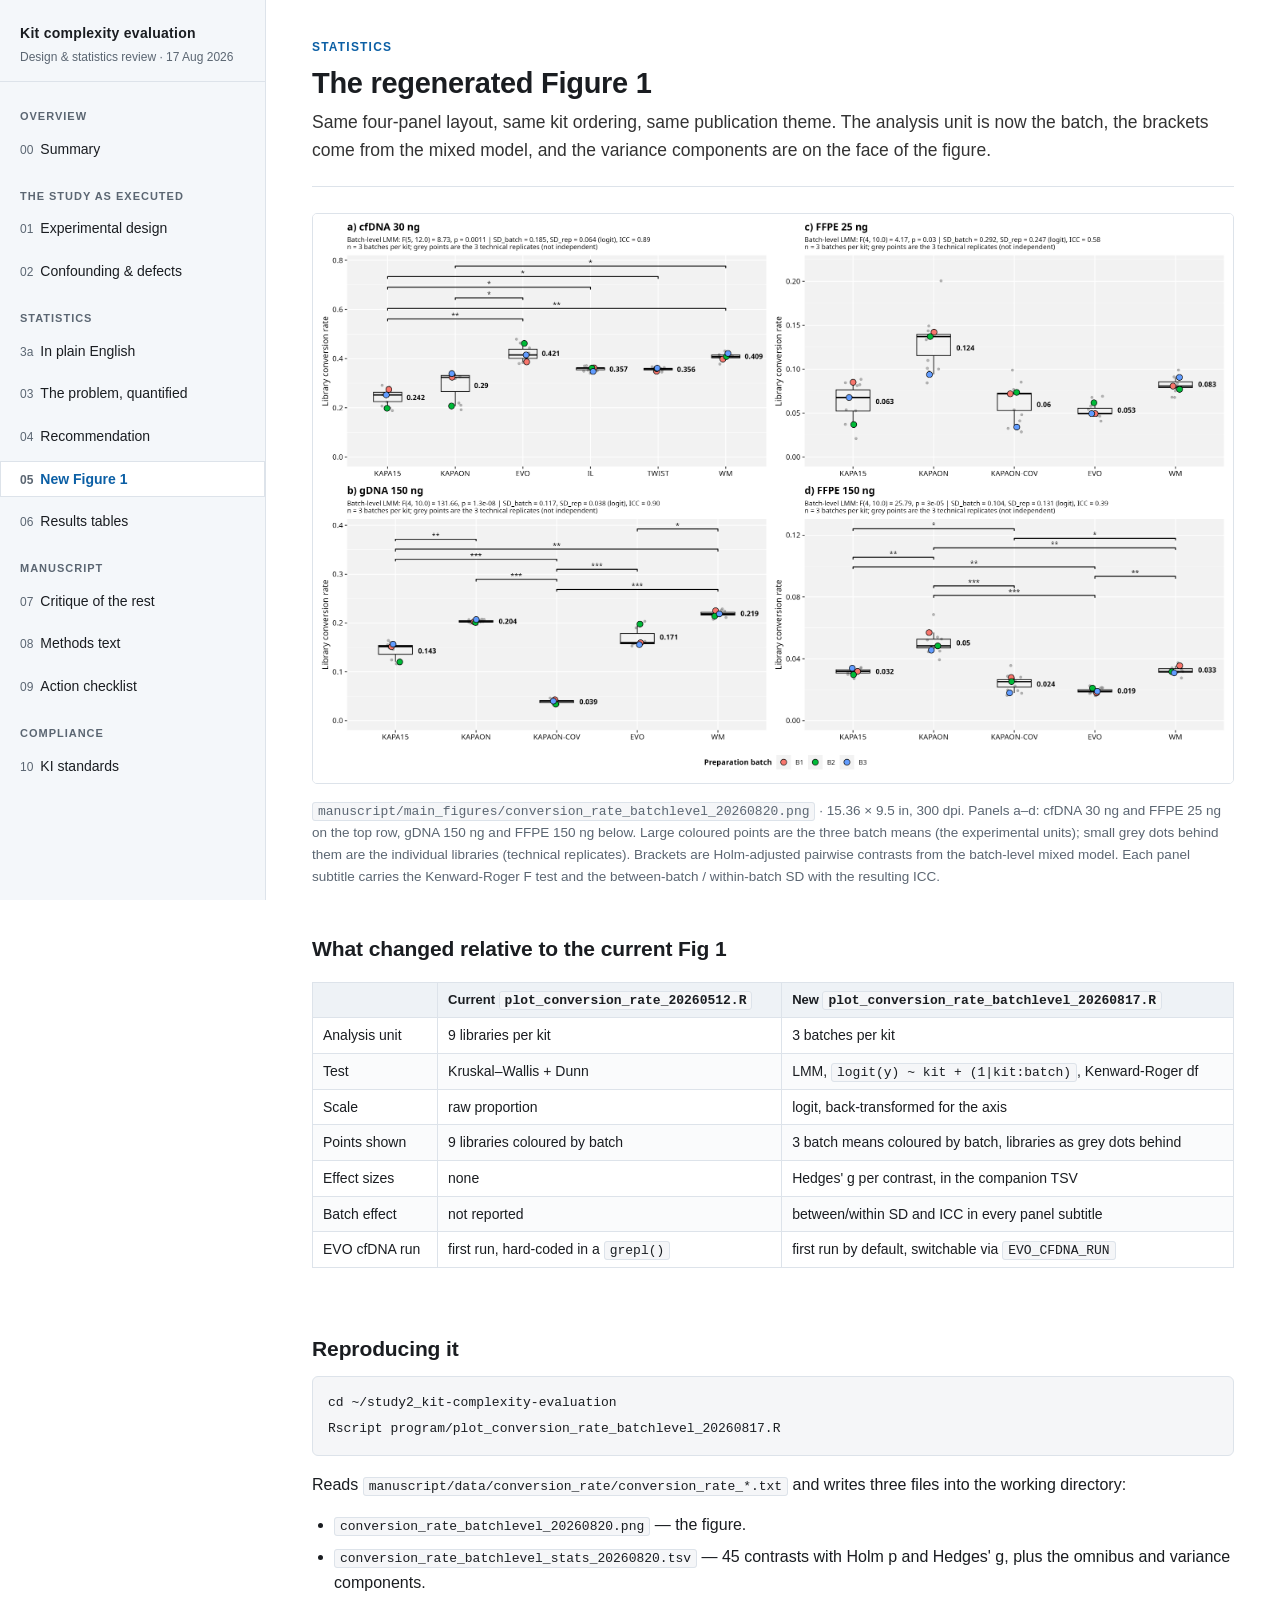
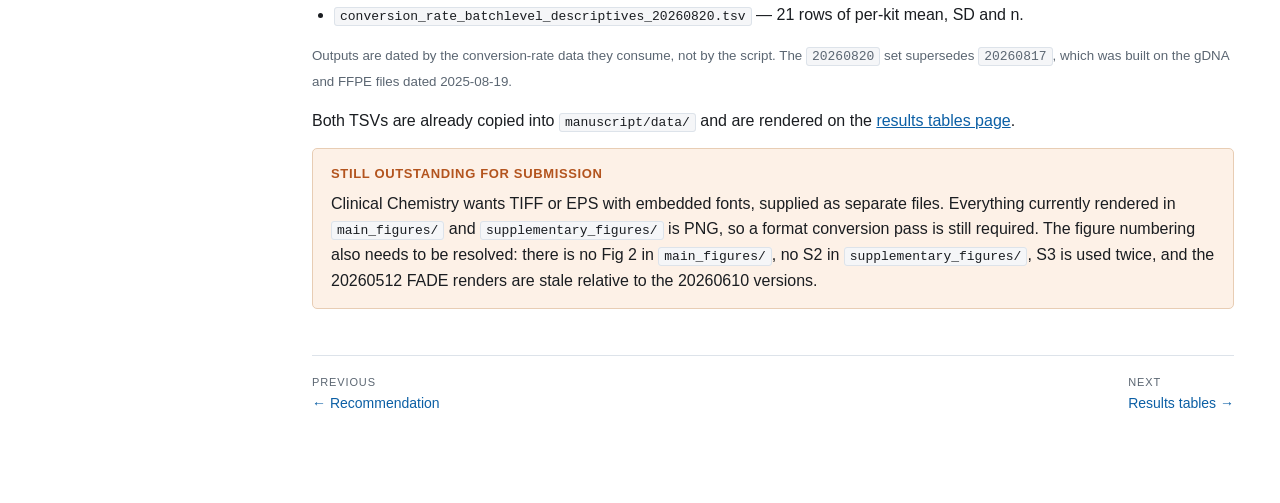
<file: 5-figure.html>
<!DOCTYPE html>
<html lang="en">
<head>
<meta charset="utf-8">
<meta name="viewport" content="width=device-width, initial-scale=1">
<meta name="robots" content="noindex, nofollow, noarchive">
<title>New Figure 1 — kit complexity evaluation</title>
<link rel="stylesheet" href="style.css">
</head>
<body>
<div class="layout">

<nav class="side">
  <div class="brand">
    <b>Kit complexity evaluation</b>
    <span>Design &amp; statistics review · 17 Aug 2026</span>
  </div>
  <div class="grp">Overview</div>
  <ol><li><a href="index.html"><span class="n">00</span>Summary</a></li></ol>
  <div class="grp">The study as executed</div>
  <ol>
    <li><a href="1-design.html"><span class="n">01</span>Experimental design</a></li>
    <li><a href="2-confounding.html"><span class="n">02</span>Confounding &amp; defects</a></li>
  </ol>
  <div class="grp">Statistics</div>
  <ol>
    <li><a href="3a-plain-english.html"><span class="n">3a</span>In plain English</a></li>
    <li><a href="3-statistics.html"><span class="n">03</span>The problem, quantified</a></li>
    <li><a href="4-recommendation.html"><span class="n">04</span>Recommendation</a></li>
    <li><a class="here" href="5-figure.html"><span class="n">05</span>New Figure 1</a></li>
    <li><a href="6-tables.html"><span class="n">06</span>Results tables</a></li>
  </ol>
  <div class="grp">Manuscript</div>
  <ol>
    <li><a href="7-critique.html"><span class="n">07</span>Critique of the rest</a></li>
    <li><a href="8-methods.html"><span class="n">08</span>Methods text</a></li>
    <li><a href="9-actions.html"><span class="n">09</span>Action checklist</a></li>
  </ol>
  <div class="grp">Compliance</div>
  <ol>
    <li><a href="10-ki-standards.html"><span class="n">10</span>KI standards</a></li>
  </ol>
</nav>

<main>
<p class="kicker">Statistics</p>
<h1>The regenerated Figure 1</h1>
<p class="lede">Same four-panel layout, same kit ordering, same publication theme. The analysis
unit is now the batch, the brackets come from the mixed model, and the variance components are on
the face of the figure.</p>

<figure>
  <img src="img/conversion_rate_batchlevel_20260820.png"
       alt="Four-panel boxplot of conversion rate by library preparation kit, for cfDNA 30 ng, FFPE 25 ng, gDNA 150 ng and FFPE 150 ng, with batch means overlaid as coloured points and Holm-adjusted significance brackets.">
  <figcaption>
    <code>manuscript/main_figures/conversion_rate_batchlevel_20260820.png</code> ·
    15.36 × 9.5 in, 300 dpi. Panels a–d: cfDNA 30 ng and FFPE 25 ng on the top row, gDNA 150 ng
    and FFPE 150 ng below. Large coloured points are the three batch means (the experimental
    units); small grey dots behind them are the individual libraries (technical replicates).
    Brackets are Holm-adjusted pairwise contrasts from the batch-level mixed model. Each panel
    subtitle carries the Kenward-Roger F test and the between-batch / within-batch SD with the
    resulting ICC.
  </figcaption>
</figure>

<h2>What changed relative to the current Fig 1</h2>
<div class="tbl-wrap">
<table>
<thead><tr><th></th><th>Current <code>plot_conversion_rate_20260512.R</code></th><th>New <code>plot_conversion_rate_batchlevel_20260817.R</code></th></tr></thead>
<tbody>
<tr><td>Analysis unit</td><td>9 libraries per kit</td><td>3 batches per kit</td></tr>
<tr><td>Test</td><td>Kruskal–Wallis + Dunn</td><td>LMM, <code>logit(y) ~ kit + (1|kit:batch)</code>, Kenward-Roger df</td></tr>
<tr><td>Scale</td><td>raw proportion</td><td>logit, back-transformed for the axis</td></tr>
<tr><td>Points shown</td><td>9 libraries coloured by batch</td><td>3 batch means coloured by batch, libraries as grey dots behind</td></tr>
<tr><td>Effect sizes</td><td>none</td><td>Hedges' g per contrast, in the companion TSV</td></tr>
<tr><td>Batch effect</td><td>not reported</td><td>between/within SD and ICC in every panel subtitle</td></tr>
<tr><td>EVO cfDNA run</td><td>first run, hard-coded in a <code>grepl()</code></td><td>first run by default, switchable via <code>EVO_CFDNA_RUN</code></td></tr>
</tbody>
</table>
</div>

<h2>Reproducing it</h2>
<pre><code>cd ~/study2_kit-complexity-evaluation
Rscript program/plot_conversion_rate_batchlevel_20260817.R</code></pre>
<p>Reads <code>manuscript/data/conversion_rate/conversion_rate_*.txt</code> and writes three
files into the working directory:</p>
<ul>
  <li><code>conversion_rate_batchlevel_20260820.png</code> — the figure.</li>
  <li><code>conversion_rate_batchlevel_stats_20260820.tsv</code> — 45 contrasts with Holm p and
  Hedges' g, plus the omnibus and variance components.</li>
  <li><code>conversion_rate_batchlevel_descriptives_20260820.tsv</code> — 21 rows of per-kit mean,
  SD and n.</li>
</ul>
<p><small>Outputs are dated by the conversion-rate data they consume, not by the script. The
<code>20260820</code> set supersedes <code>20260817</code>, which was built on the gDNA and FFPE
files dated 2025-08-19.</small></p>
<p>Both TSVs are already copied into <code>manuscript/data/</code> and are rendered on the
<a href="6-tables.html">results tables page</a>.</p>

<div class="box warn">
  <p class="t">Still outstanding for submission</p>
  <p>Clinical Chemistry wants TIFF or EPS with embedded fonts, supplied as separate files.
  Everything currently rendered in <code>main_figures/</code> and
  <code>supplementary_figures/</code> is PNG, so a format conversion pass is still required. The
  figure numbering also needs to be resolved: there is no Fig 2 in <code>main_figures/</code>, no
  S2 in <code>supplementary_figures/</code>, S3 is used twice, and the 20260512 FADE renders are
  stale relative to the 20260610 versions.</p>
</div>

<div class="pager">
  <a href="4-recommendation.html"><span>Previous</span>← Recommendation</a>
  <a href="6-tables.html"><span>Next</span>Results tables →</a>
</div>
</main>
</div>
</body>
</html>
</file>
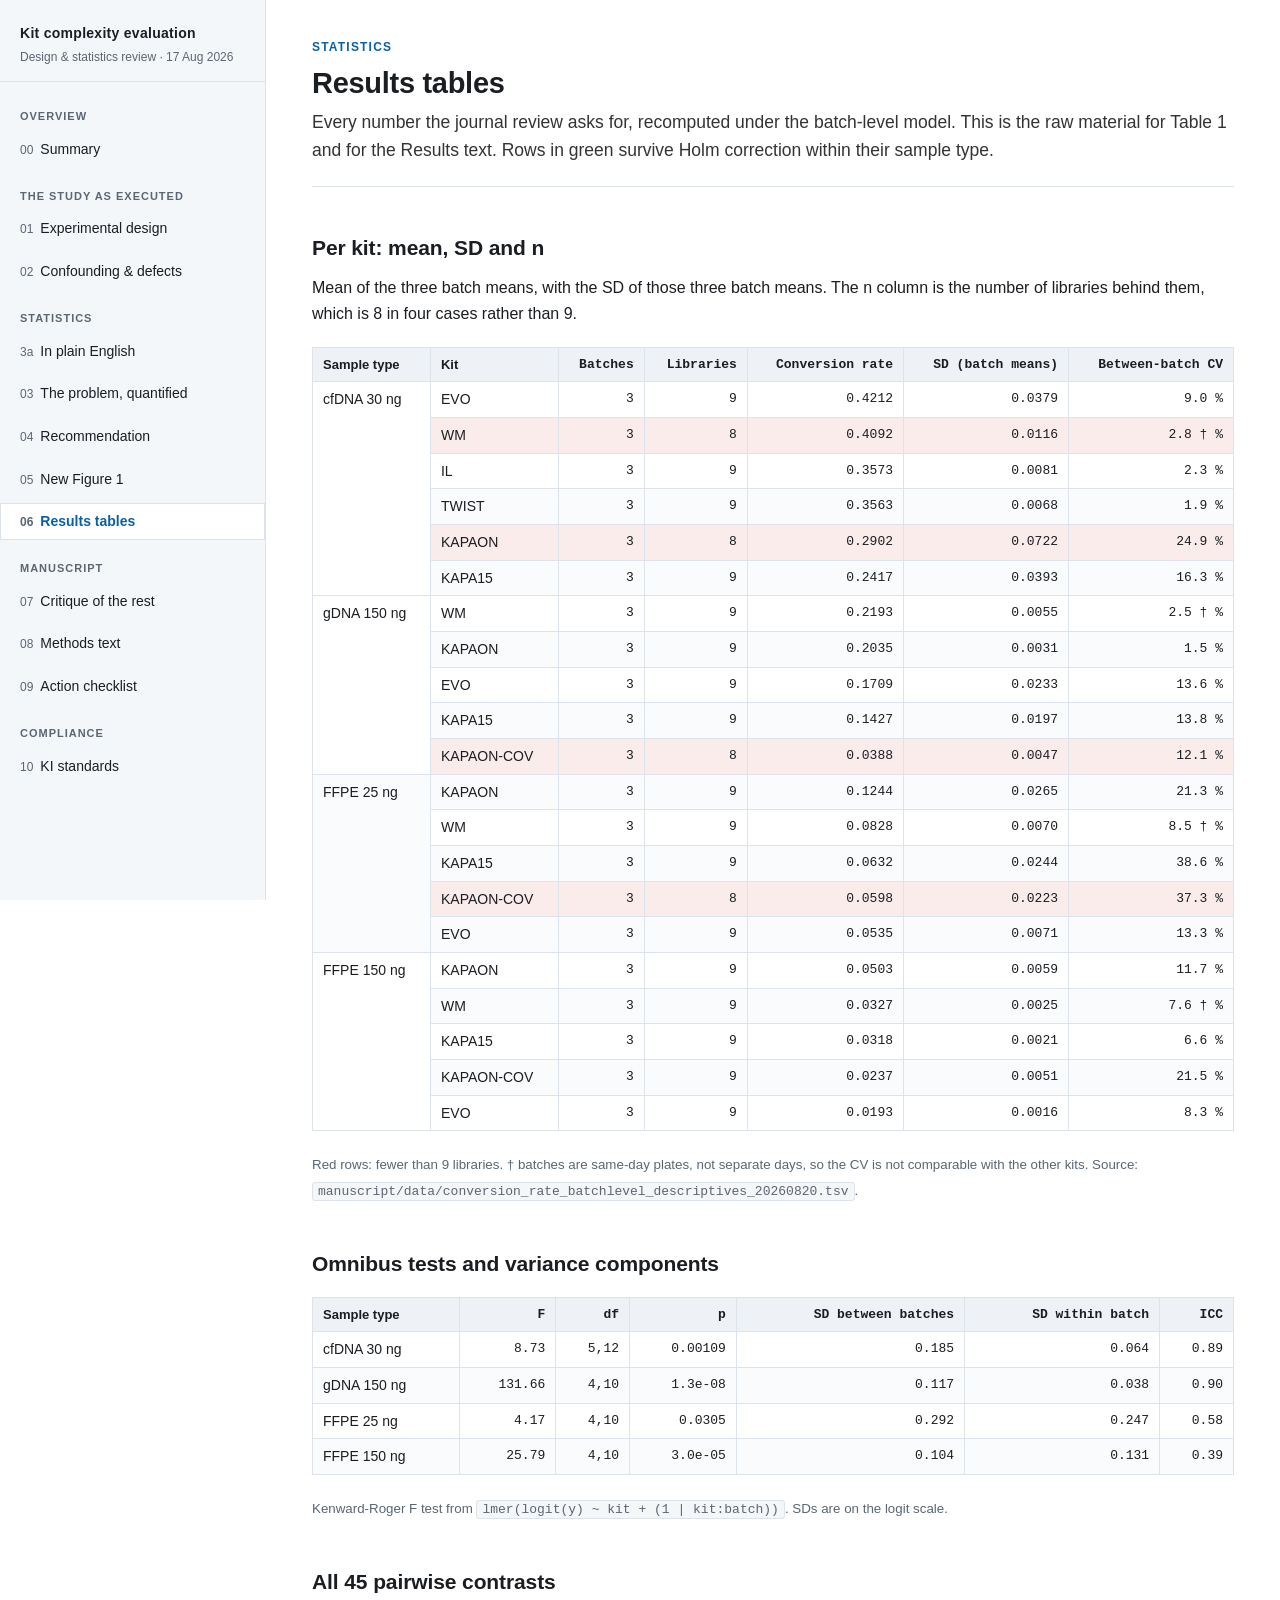
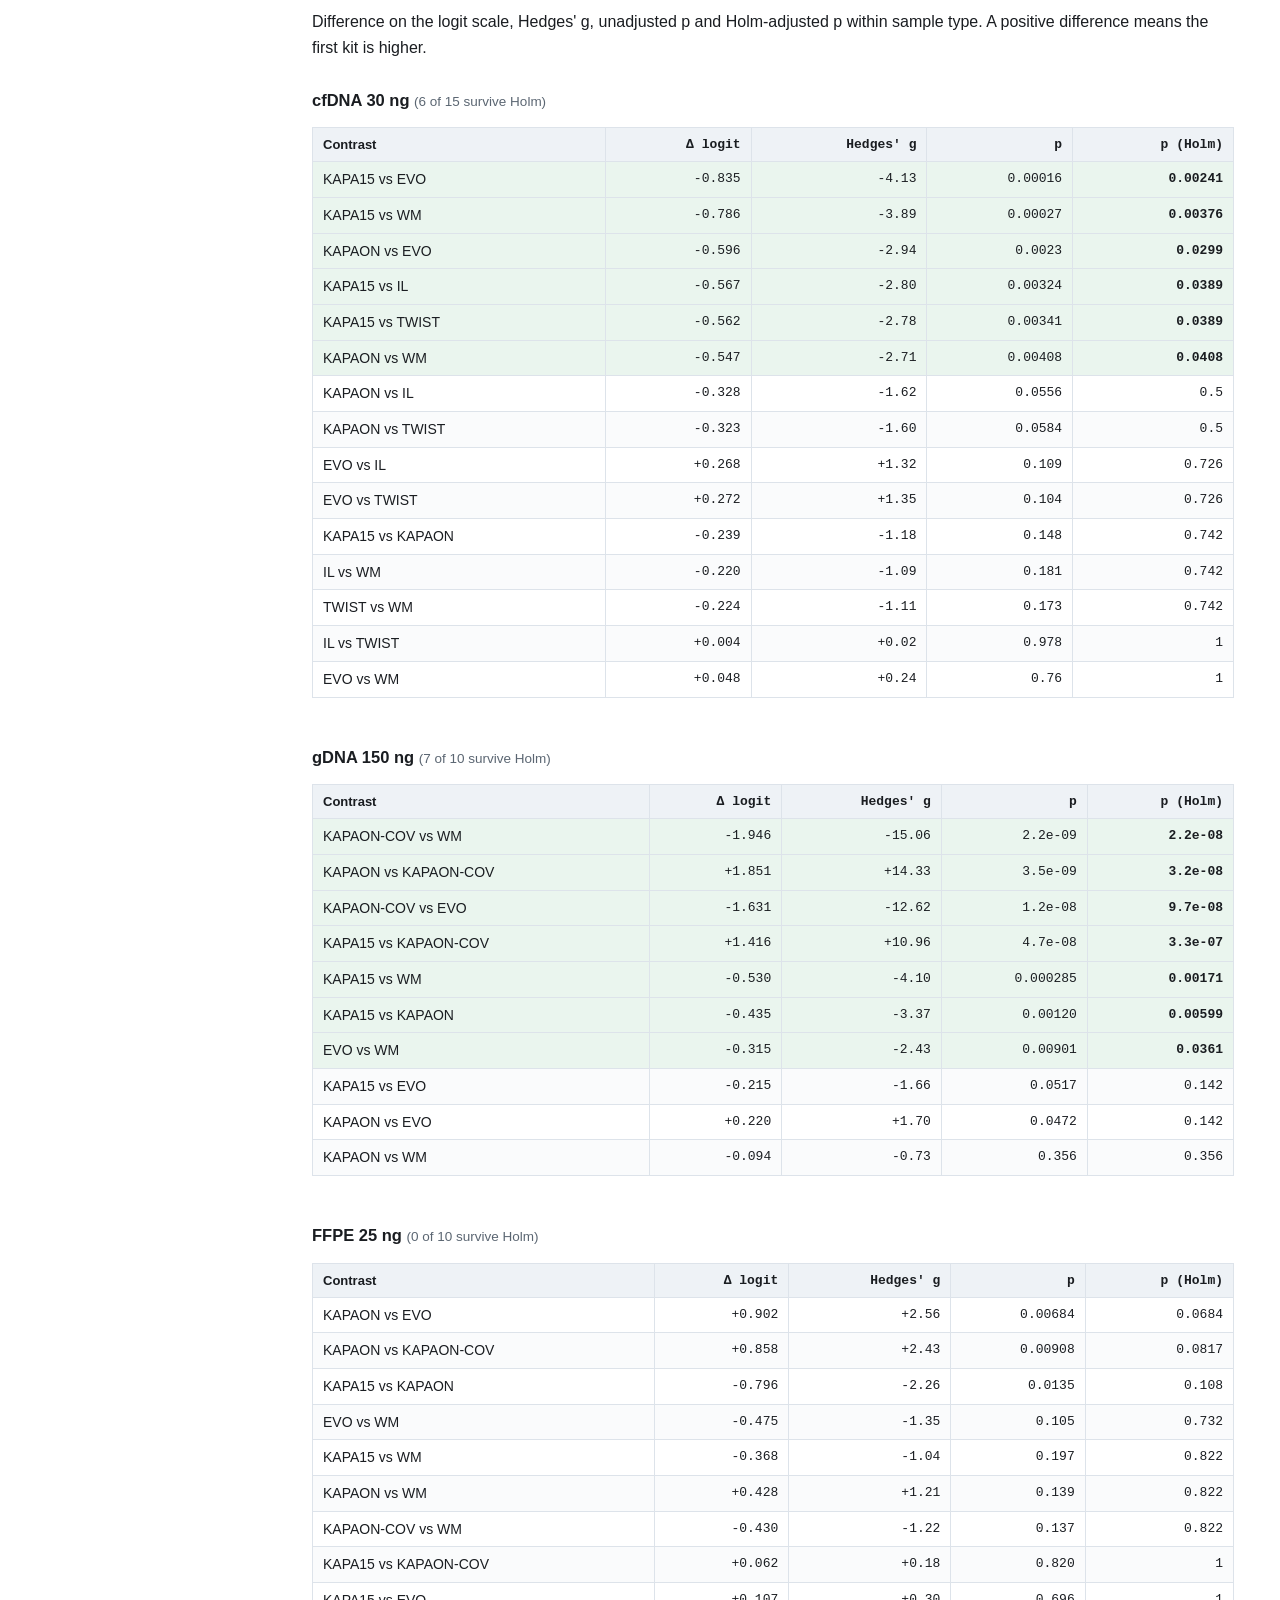
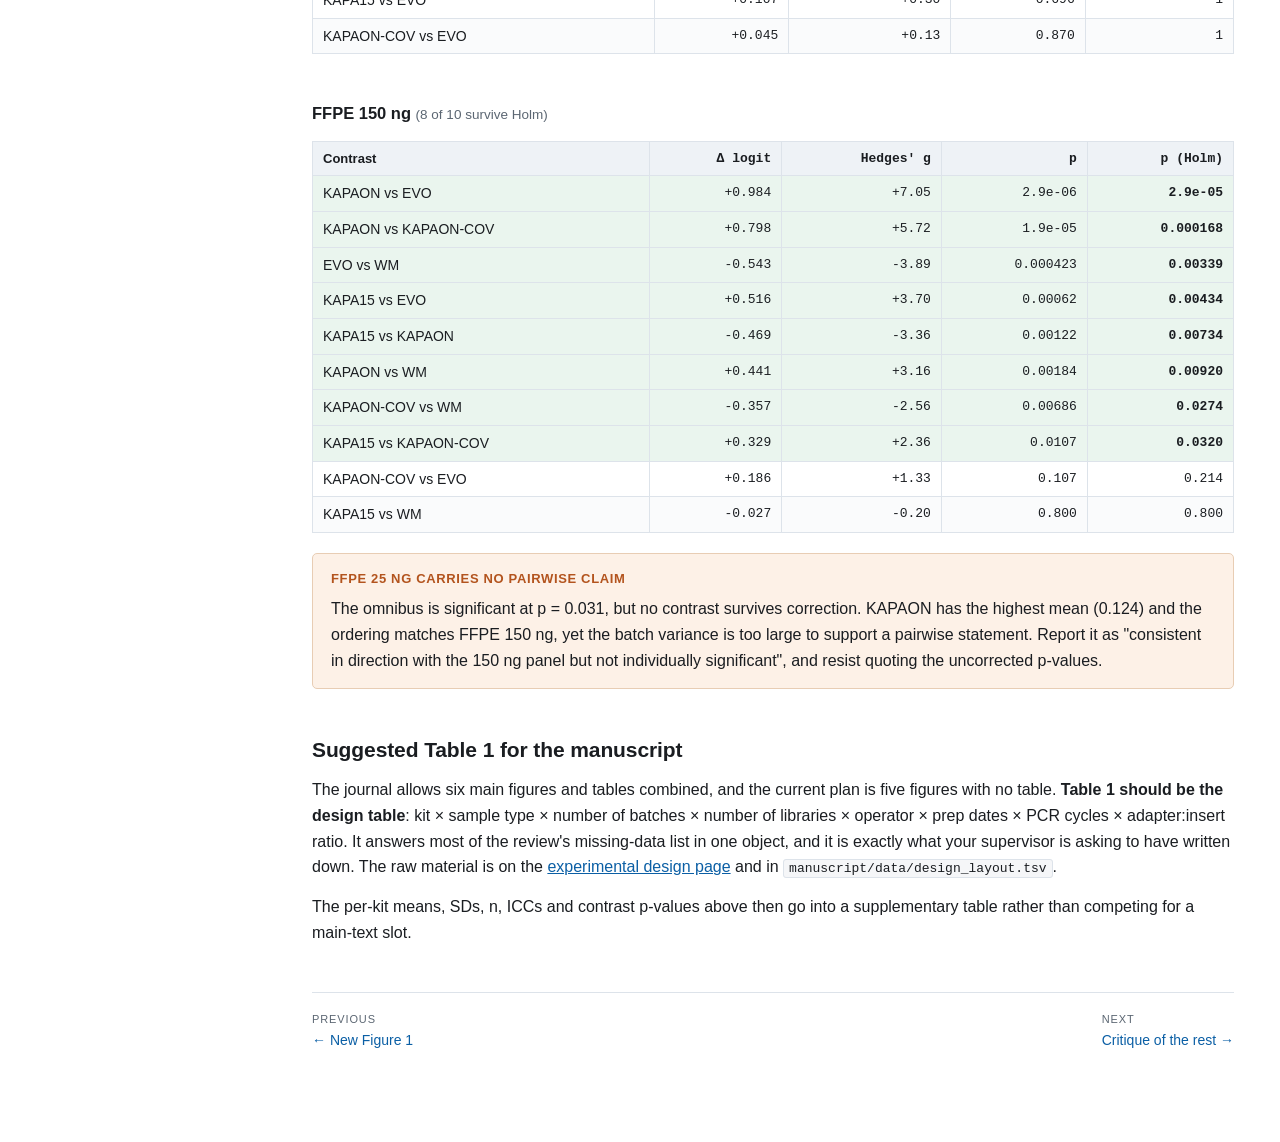
<file: 6-tables.html>
<!DOCTYPE html>
<html lang="en">
<head>
<meta charset="utf-8">
<meta name="viewport" content="width=device-width, initial-scale=1">
<meta name="robots" content="noindex, nofollow, noarchive">
<title>Results tables — kit complexity evaluation</title>
<link rel="stylesheet" href="style.css">
</head>
<body>
<div class="layout">

<nav class="side">
  <div class="brand">
    <b>Kit complexity evaluation</b>
    <span>Design &amp; statistics review · 17 Aug 2026</span>
  </div>
  <div class="grp">Overview</div>
  <ol><li><a href="index.html"><span class="n">00</span>Summary</a></li></ol>
  <div class="grp">The study as executed</div>
  <ol>
    <li><a href="1-design.html"><span class="n">01</span>Experimental design</a></li>
    <li><a href="2-confounding.html"><span class="n">02</span>Confounding &amp; defects</a></li>
  </ol>
  <div class="grp">Statistics</div>
  <ol>
    <li><a href="3a-plain-english.html"><span class="n">3a</span>In plain English</a></li>
    <li><a href="3-statistics.html"><span class="n">03</span>The problem, quantified</a></li>
    <li><a href="4-recommendation.html"><span class="n">04</span>Recommendation</a></li>
    <li><a href="5-figure.html"><span class="n">05</span>New Figure 1</a></li>
    <li><a class="here" href="6-tables.html"><span class="n">06</span>Results tables</a></li>
  </ol>
  <div class="grp">Manuscript</div>
  <ol>
    <li><a href="7-critique.html"><span class="n">07</span>Critique of the rest</a></li>
    <li><a href="8-methods.html"><span class="n">08</span>Methods text</a></li>
    <li><a href="9-actions.html"><span class="n">09</span>Action checklist</a></li>
  </ol>
  <div class="grp">Compliance</div>
  <ol>
    <li><a href="10-ki-standards.html"><span class="n">10</span>KI standards</a></li>
  </ol>
</nav>

<main>
<p class="kicker">Statistics</p>
<h1>Results tables</h1>
<p class="lede">Every number the journal review asks for, recomputed under the batch-level model.
This is the raw material for Table 1 and for the Results text. Rows in green survive Holm
correction within their sample type.</p>

<h2 id="descriptives">Per kit: mean, SD and n</h2>
<p>Mean of the three batch means, with the SD of those three batch means. The n column is the
number of libraries behind them, which is 8 in four cases rather than 9.</p>
<div class="tbl-wrap">
<table>
<thead><tr><th>Sample type</th><th>Kit</th><th class="num">Batches</th><th class="num">Libraries</th><th class="num">Conversion rate</th><th class="num">SD (batch means)</th><th class="num">Between-batch CV</th></tr></thead>
<tbody>
<tr><td rowspan="6">cfDNA 30 ng</td><td>EVO</td><td class="num">3</td><td class="num">9</td><td class="num">0.4212</td><td class="num">0.0379</td><td class="num">9.0 %</td></tr>
<tr class="bad"><td>WM</td><td class="num">3</td><td class="num">8</td><td class="num">0.4092</td><td class="num">0.0116</td><td class="num">2.8 † %</td></tr>
<tr><td>IL</td><td class="num">3</td><td class="num">9</td><td class="num">0.3573</td><td class="num">0.0081</td><td class="num">2.3 %</td></tr>
<tr><td>TWIST</td><td class="num">3</td><td class="num">9</td><td class="num">0.3563</td><td class="num">0.0068</td><td class="num">1.9 %</td></tr>
<tr class="bad"><td>KAPAON</td><td class="num">3</td><td class="num">8</td><td class="num">0.2902</td><td class="num">0.0722</td><td class="num">24.9 %</td></tr>
<tr><td>KAPA15</td><td class="num">3</td><td class="num">9</td><td class="num">0.2417</td><td class="num">0.0393</td><td class="num">16.3 %</td></tr>
<tr><td rowspan="5">gDNA 150 ng</td><td>WM</td><td class="num">3</td><td class="num">9</td><td class="num">0.2193</td><td class="num">0.0055</td><td class="num">2.5 † %</td></tr>
<tr><td>KAPAON</td><td class="num">3</td><td class="num">9</td><td class="num">0.2035</td><td class="num">0.0031</td><td class="num">1.5 %</td></tr>
<tr><td>EVO</td><td class="num">3</td><td class="num">9</td><td class="num">0.1709</td><td class="num">0.0233</td><td class="num">13.6 %</td></tr>
<tr><td>KAPA15</td><td class="num">3</td><td class="num">9</td><td class="num">0.1427</td><td class="num">0.0197</td><td class="num">13.8 %</td></tr>
<tr class="bad"><td>KAPAON-COV</td><td class="num">3</td><td class="num">8</td><td class="num">0.0388</td><td class="num">0.0047</td><td class="num">12.1 %</td></tr>
<tr><td rowspan="5">FFPE 25 ng</td><td>KAPAON</td><td class="num">3</td><td class="num">9</td><td class="num">0.1244</td><td class="num">0.0265</td><td class="num">21.3 %</td></tr>
<tr><td>WM</td><td class="num">3</td><td class="num">9</td><td class="num">0.0828</td><td class="num">0.0070</td><td class="num">8.5 † %</td></tr>
<tr><td>KAPA15</td><td class="num">3</td><td class="num">9</td><td class="num">0.0632</td><td class="num">0.0244</td><td class="num">38.6 %</td></tr>
<tr class="bad"><td>KAPAON-COV</td><td class="num">3</td><td class="num">8</td><td class="num">0.0598</td><td class="num">0.0223</td><td class="num">37.3 %</td></tr>
<tr><td>EVO</td><td class="num">3</td><td class="num">9</td><td class="num">0.0535</td><td class="num">0.0071</td><td class="num">13.3 %</td></tr>
<tr><td rowspan="5">FFPE 150 ng</td><td>KAPAON</td><td class="num">3</td><td class="num">9</td><td class="num">0.0503</td><td class="num">0.0059</td><td class="num">11.7 %</td></tr>
<tr><td>WM</td><td class="num">3</td><td class="num">9</td><td class="num">0.0327</td><td class="num">0.0025</td><td class="num">7.6 † %</td></tr>
<tr><td>KAPA15</td><td class="num">3</td><td class="num">9</td><td class="num">0.0318</td><td class="num">0.0021</td><td class="num">6.6 %</td></tr>
<tr><td>KAPAON-COV</td><td class="num">3</td><td class="num">9</td><td class="num">0.0237</td><td class="num">0.0051</td><td class="num">21.5 %</td></tr>
<tr><td>EVO</td><td class="num">3</td><td class="num">9</td><td class="num">0.0193</td><td class="num">0.0016</td><td class="num">8.3 %</td></tr>
</tbody>
</table>
</div>
<p><small>Red rows: fewer than 9 libraries. † batches are same-day plates, not separate days, so the CV is not comparable with the other kits. Source: <code>manuscript/data/conversion_rate_batchlevel_descriptives_20260820.tsv</code>.</small></p>
<h2 id="omnibus">Omnibus tests and variance components</h2>
<div class="tbl-wrap">
<table>
<thead><tr><th>Sample type</th><th class="num">F</th><th class="num">df</th><th class="num">p</th><th class="num">SD between batches</th><th class="num">SD within batch</th><th class="num">ICC</th></tr></thead>
<tbody>
<tr><td>cfDNA 30 ng</td><td class="num">8.73</td><td class="num">5,12</td><td class="num">0.00109</td><td class="num">0.185</td><td class="num">0.064</td><td class="num">0.89</td></tr>
<tr><td>gDNA 150 ng</td><td class="num">131.66</td><td class="num">4,10</td><td class="num">1.3e-08</td><td class="num">0.117</td><td class="num">0.038</td><td class="num">0.90</td></tr>
<tr><td>FFPE 25 ng</td><td class="num">4.17</td><td class="num">4,10</td><td class="num">0.0305</td><td class="num">0.292</td><td class="num">0.247</td><td class="num">0.58</td></tr>
<tr><td>FFPE 150 ng</td><td class="num">25.79</td><td class="num">4,10</td><td class="num">3.0e-05</td><td class="num">0.104</td><td class="num">0.131</td><td class="num">0.39</td></tr>
</tbody>
</table>
</div>
<p><small>Kenward-Roger F test from <code>lmer(logit(y) ~ kit + (1 | kit:batch))</code>. SDs are on the logit scale.</small></p>
<h2 id="contrasts">All 45 pairwise contrasts</h2>
<p>Difference on the logit scale, Hedges' g, unadjusted p and Holm-adjusted p within sample type. A positive difference means the first kit is higher.</p>
<h3 id="cfdna">cfDNA 30 ng <small>(6 of 15 survive Holm)</small></h3>
<div class="tbl-wrap">
<table>
<thead><tr><th>Contrast</th><th class="num">Δ logit</th><th class="num">Hedges' g</th><th class="num">p</th><th class="num">p (Holm)</th></tr></thead>
<tbody>
<tr class="good"><td>KAPA15 vs EVO</td><td class="num">-0.835</td><td class="num">-4.13</td><td class="num">0.00016</td><td class="num"><b>0.00241</b></td></tr>
<tr class="good"><td>KAPA15 vs WM</td><td class="num">-0.786</td><td class="num">-3.89</td><td class="num">0.00027</td><td class="num"><b>0.00376</b></td></tr>
<tr class="good"><td>KAPAON vs EVO</td><td class="num">-0.596</td><td class="num">-2.94</td><td class="num">0.0023</td><td class="num"><b>0.0299</b></td></tr>
<tr class="good"><td>KAPA15 vs IL</td><td class="num">-0.567</td><td class="num">-2.80</td><td class="num">0.00324</td><td class="num"><b>0.0389</b></td></tr>
<tr class="good"><td>KAPA15 vs TWIST</td><td class="num">-0.562</td><td class="num">-2.78</td><td class="num">0.00341</td><td class="num"><b>0.0389</b></td></tr>
<tr class="good"><td>KAPAON vs WM</td><td class="num">-0.547</td><td class="num">-2.71</td><td class="num">0.00408</td><td class="num"><b>0.0408</b></td></tr>
<tr><td>KAPAON vs IL</td><td class="num">-0.328</td><td class="num">-1.62</td><td class="num">0.0556</td><td class="num">0.5</td></tr>
<tr><td>KAPAON vs TWIST</td><td class="num">-0.323</td><td class="num">-1.60</td><td class="num">0.0584</td><td class="num">0.5</td></tr>
<tr><td>EVO vs IL</td><td class="num">+0.268</td><td class="num">+1.32</td><td class="num">0.109</td><td class="num">0.726</td></tr>
<tr><td>EVO vs TWIST</td><td class="num">+0.272</td><td class="num">+1.35</td><td class="num">0.104</td><td class="num">0.726</td></tr>
<tr><td>KAPA15 vs KAPAON</td><td class="num">-0.239</td><td class="num">-1.18</td><td class="num">0.148</td><td class="num">0.742</td></tr>
<tr><td>IL vs WM</td><td class="num">-0.220</td><td class="num">-1.09</td><td class="num">0.181</td><td class="num">0.742</td></tr>
<tr><td>TWIST vs WM</td><td class="num">-0.224</td><td class="num">-1.11</td><td class="num">0.173</td><td class="num">0.742</td></tr>
<tr><td>IL vs TWIST</td><td class="num">+0.004</td><td class="num">+0.02</td><td class="num">0.978</td><td class="num">1</td></tr>
<tr><td>EVO vs WM</td><td class="num">+0.048</td><td class="num">+0.24</td><td class="num">0.76</td><td class="num">1</td></tr>
</tbody>
</table>
</div>
<h3 id="gdna">gDNA 150 ng <small>(7 of 10 survive Holm)</small></h3>
<div class="tbl-wrap">
<table>
<thead><tr><th>Contrast</th><th class="num">Δ logit</th><th class="num">Hedges' g</th><th class="num">p</th><th class="num">p (Holm)</th></tr></thead>
<tbody>
<tr class="good"><td>KAPAON-COV vs WM</td><td class="num">-1.946</td><td class="num">-15.06</td><td class="num">2.2e-09</td><td class="num"><b>2.2e-08</b></td></tr>
<tr class="good"><td>KAPAON vs KAPAON-COV</td><td class="num">+1.851</td><td class="num">+14.33</td><td class="num">3.5e-09</td><td class="num"><b>3.2e-08</b></td></tr>
<tr class="good"><td>KAPAON-COV vs EVO</td><td class="num">-1.631</td><td class="num">-12.62</td><td class="num">1.2e-08</td><td class="num"><b>9.7e-08</b></td></tr>
<tr class="good"><td>KAPA15 vs KAPAON-COV</td><td class="num">+1.416</td><td class="num">+10.96</td><td class="num">4.7e-08</td><td class="num"><b>3.3e-07</b></td></tr>
<tr class="good"><td>KAPA15 vs WM</td><td class="num">-0.530</td><td class="num">-4.10</td><td class="num">0.000285</td><td class="num"><b>0.00171</b></td></tr>
<tr class="good"><td>KAPA15 vs KAPAON</td><td class="num">-0.435</td><td class="num">-3.37</td><td class="num">0.00120</td><td class="num"><b>0.00599</b></td></tr>
<tr class="good"><td>EVO vs WM</td><td class="num">-0.315</td><td class="num">-2.43</td><td class="num">0.00901</td><td class="num"><b>0.0361</b></td></tr>
<tr><td>KAPA15 vs EVO</td><td class="num">-0.215</td><td class="num">-1.66</td><td class="num">0.0517</td><td class="num">0.142</td></tr>
<tr><td>KAPAON vs EVO</td><td class="num">+0.220</td><td class="num">+1.70</td><td class="num">0.0472</td><td class="num">0.142</td></tr>
<tr><td>KAPAON vs WM</td><td class="num">-0.094</td><td class="num">-0.73</td><td class="num">0.356</td><td class="num">0.356</td></tr>
</tbody>
</table>
</div>
<h3 id="ffpe25">FFPE 25 ng <small>(0 of 10 survive Holm)</small></h3>
<div class="tbl-wrap">
<table>
<thead><tr><th>Contrast</th><th class="num">Δ logit</th><th class="num">Hedges' g</th><th class="num">p</th><th class="num">p (Holm)</th></tr></thead>
<tbody>
<tr><td>KAPAON vs EVO</td><td class="num">+0.902</td><td class="num">+2.56</td><td class="num">0.00684</td><td class="num">0.0684</td></tr>
<tr><td>KAPAON vs KAPAON-COV</td><td class="num">+0.858</td><td class="num">+2.43</td><td class="num">0.00908</td><td class="num">0.0817</td></tr>
<tr><td>KAPA15 vs KAPAON</td><td class="num">-0.796</td><td class="num">-2.26</td><td class="num">0.0135</td><td class="num">0.108</td></tr>
<tr><td>EVO vs WM</td><td class="num">-0.475</td><td class="num">-1.35</td><td class="num">0.105</td><td class="num">0.732</td></tr>
<tr><td>KAPA15 vs WM</td><td class="num">-0.368</td><td class="num">-1.04</td><td class="num">0.197</td><td class="num">0.822</td></tr>
<tr><td>KAPAON vs WM</td><td class="num">+0.428</td><td class="num">+1.21</td><td class="num">0.139</td><td class="num">0.822</td></tr>
<tr><td>KAPAON-COV vs WM</td><td class="num">-0.430</td><td class="num">-1.22</td><td class="num">0.137</td><td class="num">0.822</td></tr>
<tr><td>KAPA15 vs KAPAON-COV</td><td class="num">+0.062</td><td class="num">+0.18</td><td class="num">0.820</td><td class="num">1</td></tr>
<tr><td>KAPA15 vs EVO</td><td class="num">+0.107</td><td class="num">+0.30</td><td class="num">0.696</td><td class="num">1</td></tr>
<tr><td>KAPAON-COV vs EVO</td><td class="num">+0.045</td><td class="num">+0.13</td><td class="num">0.870</td><td class="num">1</td></tr>
</tbody>
</table>
</div>
<h3 id="ffpe150">FFPE 150 ng <small>(8 of 10 survive Holm)</small></h3>
<div class="tbl-wrap">
<table>
<thead><tr><th>Contrast</th><th class="num">Δ logit</th><th class="num">Hedges' g</th><th class="num">p</th><th class="num">p (Holm)</th></tr></thead>
<tbody>
<tr class="good"><td>KAPAON vs EVO</td><td class="num">+0.984</td><td class="num">+7.05</td><td class="num">2.9e-06</td><td class="num"><b>2.9e-05</b></td></tr>
<tr class="good"><td>KAPAON vs KAPAON-COV</td><td class="num">+0.798</td><td class="num">+5.72</td><td class="num">1.9e-05</td><td class="num"><b>0.000168</b></td></tr>
<tr class="good"><td>EVO vs WM</td><td class="num">-0.543</td><td class="num">-3.89</td><td class="num">0.000423</td><td class="num"><b>0.00339</b></td></tr>
<tr class="good"><td>KAPA15 vs EVO</td><td class="num">+0.516</td><td class="num">+3.70</td><td class="num">0.00062</td><td class="num"><b>0.00434</b></td></tr>
<tr class="good"><td>KAPA15 vs KAPAON</td><td class="num">-0.469</td><td class="num">-3.36</td><td class="num">0.00122</td><td class="num"><b>0.00734</b></td></tr>
<tr class="good"><td>KAPAON vs WM</td><td class="num">+0.441</td><td class="num">+3.16</td><td class="num">0.00184</td><td class="num"><b>0.00920</b></td></tr>
<tr class="good"><td>KAPAON-COV vs WM</td><td class="num">-0.357</td><td class="num">-2.56</td><td class="num">0.00686</td><td class="num"><b>0.0274</b></td></tr>
<tr class="good"><td>KAPA15 vs KAPAON-COV</td><td class="num">+0.329</td><td class="num">+2.36</td><td class="num">0.0107</td><td class="num"><b>0.0320</b></td></tr>
<tr><td>KAPAON-COV vs EVO</td><td class="num">+0.186</td><td class="num">+1.33</td><td class="num">0.107</td><td class="num">0.214</td></tr>
<tr><td>KAPA15 vs WM</td><td class="num">-0.027</td><td class="num">-0.20</td><td class="num">0.800</td><td class="num">0.800</td></tr>
</tbody>
</table>
</div>

<div class="box warn">
  <p class="t">FFPE 25 ng carries no pairwise claim</p>
  <p>The omnibus is significant at p = 0.031, but no contrast survives correction. KAPAON has the
  highest mean (0.124) and the ordering matches FFPE 150 ng, yet the batch variance is too large to
  support a pairwise statement. Report it as "consistent in direction with the 150 ng panel but not
  individually significant", and resist quoting the uncorrected p-values.</p>
</div>

<h2 id="table1">Suggested Table 1 for the manuscript</h2>
<p>The journal allows six main figures and tables combined, and the current plan is five figures
with no table. <b>Table 1 should be the design table</b>: kit × sample type × number of batches ×
number of libraries × operator × prep dates × PCR cycles × adapter:insert ratio. It answers most
of the review's missing-data list in one object, and it is exactly what your supervisor is asking
to have written down. The raw material is on the
<a href="1-design.html#layout">experimental design page</a> and in
<code>manuscript/data/design_layout.tsv</code>.</p>
<p>The per-kit means, SDs, n, ICCs and contrast p-values above then go into a supplementary table
rather than competing for a main-text slot.</p>

<div class="pager">
  <a href="5-figure.html"><span>Previous</span>← New Figure 1</a>
  <a href="7-critique.html"><span>Next</span>Critique of the rest →</a>
</div>
</main>
</div>
</body>
</html>
</file>
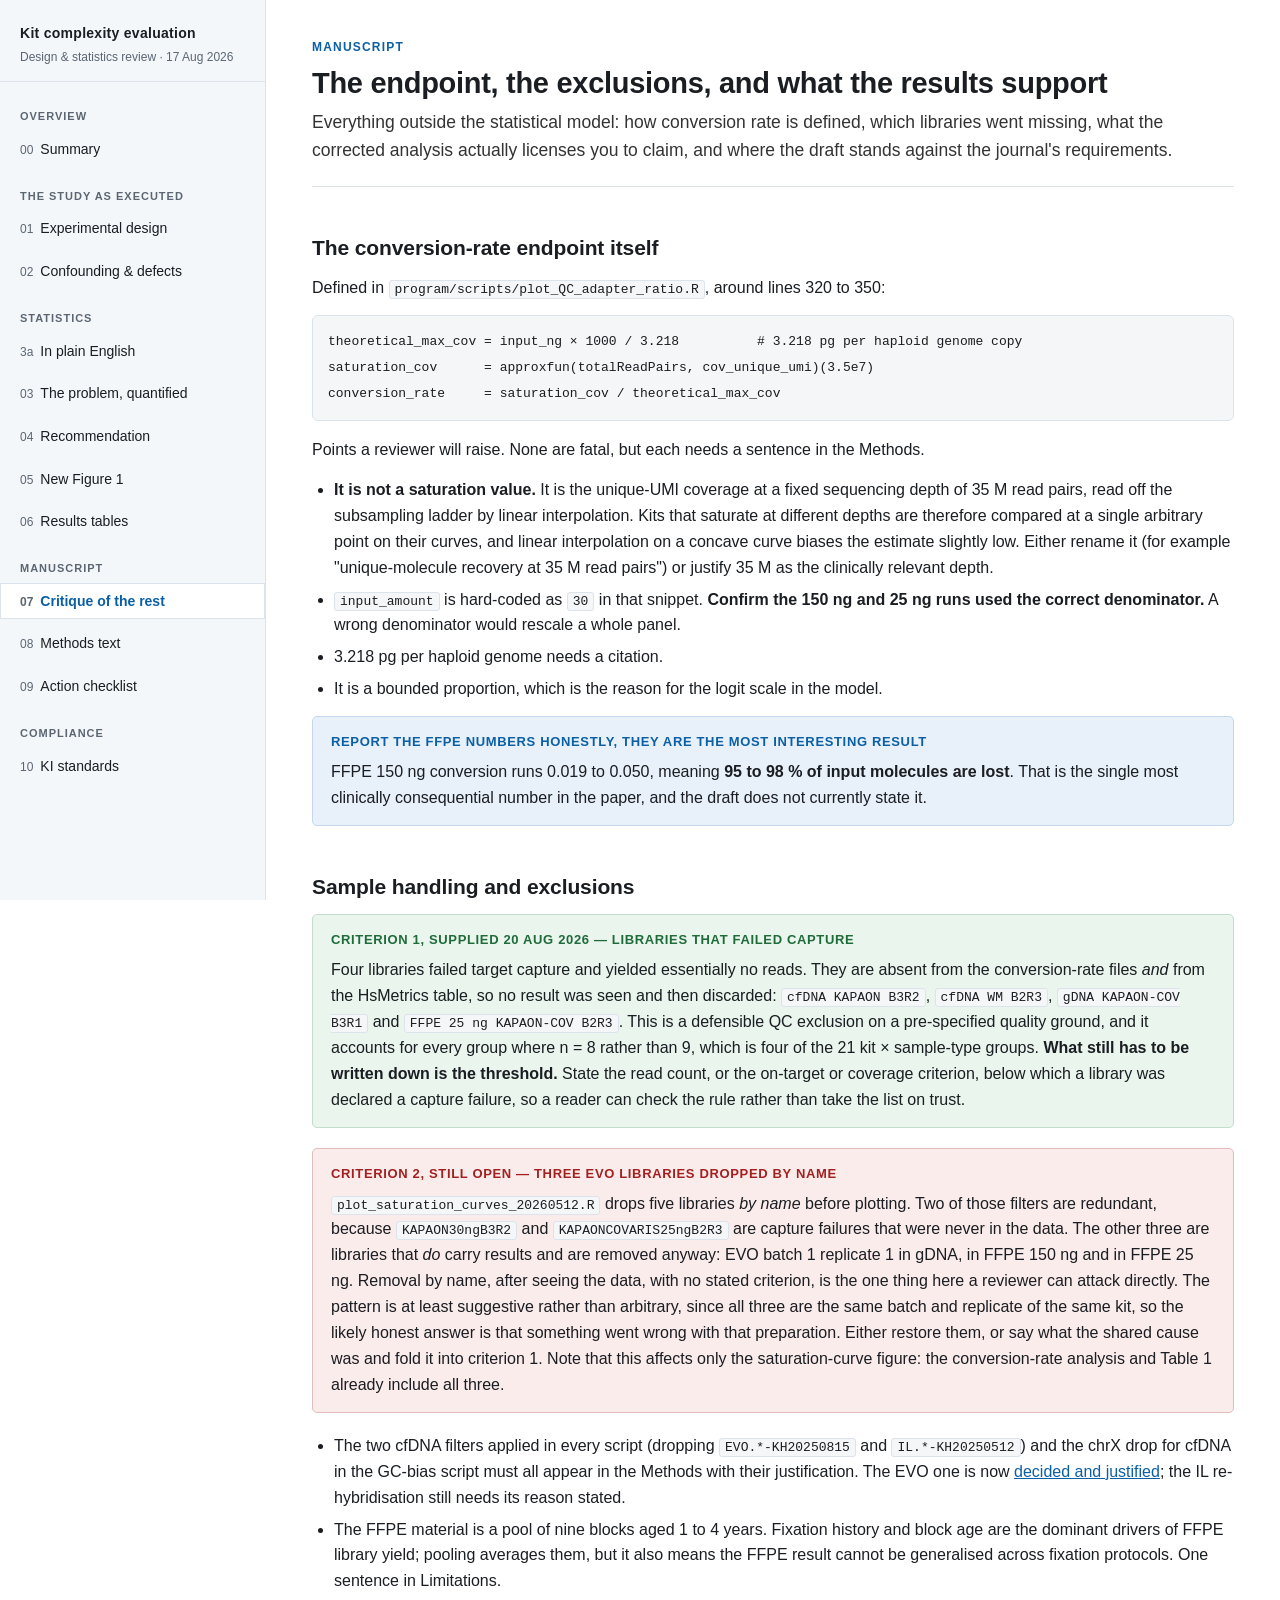
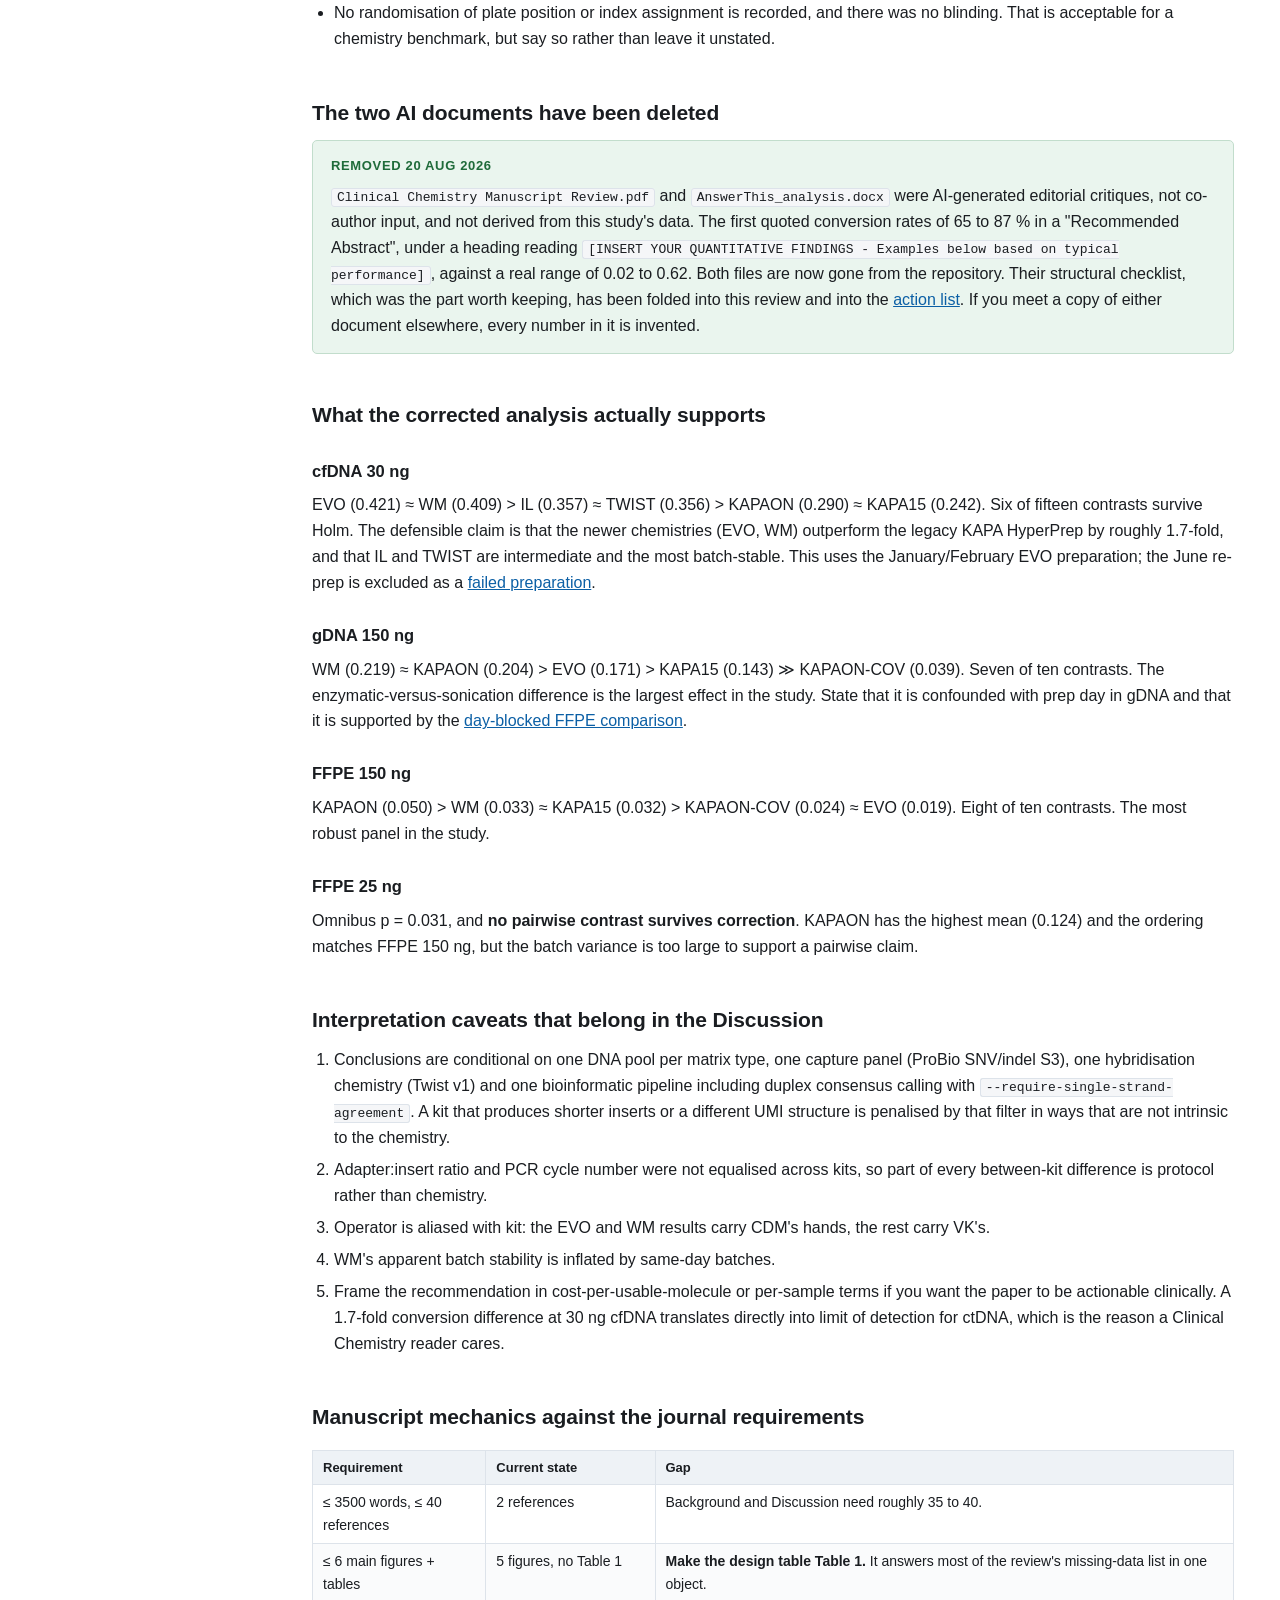
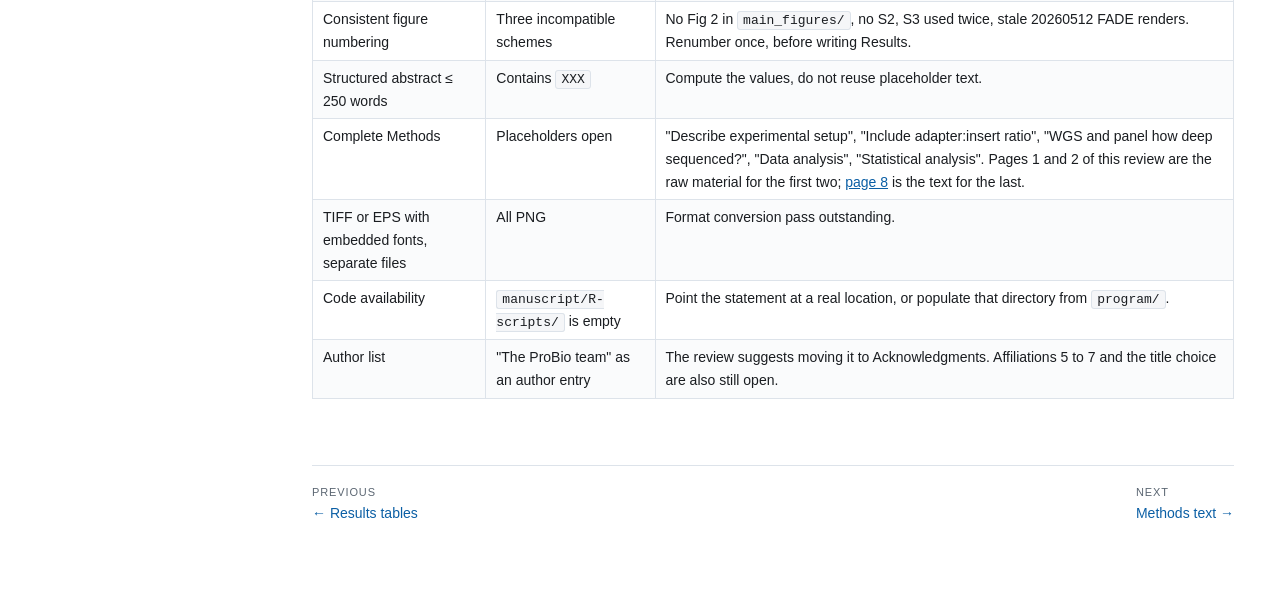
<file: 7-critique.html>
<!DOCTYPE html>
<html lang="en">
<head>
<meta charset="utf-8">
<meta name="viewport" content="width=device-width, initial-scale=1">
<meta name="robots" content="noindex, nofollow, noarchive">
<title>Critique of the rest — kit complexity evaluation</title>
<link rel="stylesheet" href="style.css">
</head>
<body>
<div class="layout">

<nav class="side">
  <div class="brand">
    <b>Kit complexity evaluation</b>
    <span>Design &amp; statistics review · 17 Aug 2026</span>
  </div>
  <div class="grp">Overview</div>
  <ol><li><a href="index.html"><span class="n">00</span>Summary</a></li></ol>
  <div class="grp">The study as executed</div>
  <ol>
    <li><a href="1-design.html"><span class="n">01</span>Experimental design</a></li>
    <li><a href="2-confounding.html"><span class="n">02</span>Confounding &amp; defects</a></li>
  </ol>
  <div class="grp">Statistics</div>
  <ol>
    <li><a href="3a-plain-english.html"><span class="n">3a</span>In plain English</a></li>
    <li><a href="3-statistics.html"><span class="n">03</span>The problem, quantified</a></li>
    <li><a href="4-recommendation.html"><span class="n">04</span>Recommendation</a></li>
    <li><a href="5-figure.html"><span class="n">05</span>New Figure 1</a></li>
    <li><a href="6-tables.html"><span class="n">06</span>Results tables</a></li>
  </ol>
  <div class="grp">Manuscript</div>
  <ol>
    <li><a class="here" href="7-critique.html"><span class="n">07</span>Critique of the rest</a></li>
    <li><a href="8-methods.html"><span class="n">08</span>Methods text</a></li>
    <li><a href="9-actions.html"><span class="n">09</span>Action checklist</a></li>
  </ol>
  <div class="grp">Compliance</div>
  <ol>
    <li><a href="10-ki-standards.html"><span class="n">10</span>KI standards</a></li>
  </ol>
</nav>

<main>
<p class="kicker">Manuscript</p>
<h1>The endpoint, the exclusions, and what the results support</h1>
<p class="lede">Everything outside the statistical model: how conversion rate is defined, which
libraries went missing, what the corrected analysis actually licenses you to claim, and where the
draft stands against the journal's requirements.</p>

<h2 id="endpoint">The conversion-rate endpoint itself</h2>
<p>Defined in <code>program/scripts/plot_QC_adapter_ratio.R</code>, around lines 320 to 350:</p>
<pre><code>theoretical_max_cov = input_ng × 1000 / 3.218          # 3.218 pg per haploid genome copy
saturation_cov      = approxfun(totalReadPairs, cov_unique_umi)(3.5e7)
conversion_rate     = saturation_cov / theoretical_max_cov</code></pre>

<p>Points a reviewer will raise. None are fatal, but each needs a sentence in the Methods.</p>
<ul>
  <li><b>It is not a saturation value.</b> It is the unique-UMI coverage at a fixed sequencing
  depth of 35 M read pairs, read off the subsampling ladder by linear interpolation. Kits that
  saturate at different depths are therefore compared at a single arbitrary point on their curves,
  and linear interpolation on a concave curve biases the estimate slightly low. Either rename it
  (for example "unique-molecule recovery at 35 M read pairs") or justify 35 M as the clinically
  relevant depth.</li>
  <li><code>input_amount</code> is hard-coded as <code>30</code> in that snippet. <b>Confirm the
  150 ng and 25 ng runs used the correct denominator.</b> A wrong denominator would rescale a whole
  panel.</li>
  <li>3.218 pg per haploid genome needs a citation.</li>
  <li>It is a bounded proportion, which is the reason for the logit scale in the model.</li>
</ul>

<div class="box note">
  <p class="t">Report the FFPE numbers honestly, they are the most interesting result</p>
  <p>FFPE 150 ng conversion runs 0.019 to 0.050, meaning <b>95 to 98 % of input molecules are
  lost</b>. That is the single most clinically consequential number in the paper, and the draft
  does not currently state it.</p>
</div>

<h2 id="exclusions">Sample handling and exclusions</h2>
<div class="box ok">
  <p class="t">Criterion 1, supplied 20 Aug 2026 — libraries that failed capture</p>
  <p>Four libraries failed target capture and yielded essentially no reads. They are absent from
  the conversion-rate files <em>and</em> from the HsMetrics table, so no result was seen and then
  discarded: <code>cfDNA KAPAON B3R2</code>, <code>cfDNA WM B2R3</code>,
  <code>gDNA KAPAON-COV B3R1</code> and <code>FFPE 25 ng KAPAON-COV B2R3</code>. This is a
  defensible QC exclusion on a pre-specified quality ground, and it accounts for every group where
  n = 8 rather than 9, which is four of the 21 kit × sample-type groups. <b>What still has to be
  written down is the threshold.</b> State the read count, or the on-target or coverage criterion,
  below which a library was declared a capture failure, so a reader can check the rule rather than
  take the list on trust.</p>
</div>
<div class="box decision">
  <p class="t">Criterion 2, still open — three EVO libraries dropped by name</p>
  <p><code>plot_saturation_curves_20260512.R</code> drops five libraries <em>by name</em> before
  plotting. Two of those filters are redundant, because <code>KAPAON30ngB3R2</code> and
  <code>KAPAONCOVARIS25ngB2R3</code> are capture failures that were never in the data. The other
  three are libraries that <em>do</em> carry results and are removed anyway: EVO batch 1 replicate 1
  in gDNA, in FFPE 150 ng and in FFPE 25 ng. Removal by name, after seeing the data, with no stated
  criterion, is the one thing here a reviewer can attack directly. The pattern is at least
  suggestive rather than arbitrary, since all three are the same batch and replicate of the same
  kit, so the likely honest answer is that something went wrong with that preparation. Either
  restore them, or say what the shared cause was and fold it into criterion 1. Note that this
  affects only the saturation-curve figure: the conversion-rate analysis and Table 1 already
  include all three.</p>
</div>
<ul>
  <li>The two cfDNA filters applied in every script (dropping <code>EVO.*-KH20250815</code> and
  <code>IL.*-KH20250512</code>) and the chrX drop for cfDNA in the GC-bias script must all appear
  in the Methods with their justification. The EVO one is now
  <a href="4-recommendation.html#evo">decided and justified</a>; the IL re-hybridisation still needs
  its reason stated.</li>
  <li>The FFPE material is a pool of nine blocks aged 1 to 4 years. Fixation history and block age
  are the dominant drivers of FFPE library yield; pooling averages them, but it also means the FFPE
  result cannot be generalised across fixation protocols. One sentence in Limitations.</li>
  <li>No randomisation of plate position or index assignment is recorded, and there was no
  blinding. That is acceptable for a chemistry benchmark, but say so rather than leave it
  unstated.</li>
</ul>

<h2 id="fabricated">The two AI documents have been deleted</h2>
<div class="box ok">
  <p class="t">Removed 20 Aug 2026</p>
  <p><code>Clinical Chemistry Manuscript Review.pdf</code> and
  <code>AnswerThis_analysis.docx</code> were AI-generated editorial critiques, not co-author input,
  and not derived from this study's data. The first quoted conversion rates of 65 to 87 % in a
  "Recommended Abstract", under a heading reading
  <code>[INSERT YOUR QUANTITATIVE FINDINGS - Examples below based on typical performance]</code>,
  against a real range of 0.02 to 0.62. Both files are now gone from the repository. Their
  structural checklist, which was the part worth keeping, has been folded into this review and into
  the <a href="9-actions.html">action list</a>. If you meet a copy of either document elsewhere,
  every number in it is invented.</p>
</div>

<h2 id="supported">What the corrected analysis actually supports</h2>

<h3>cfDNA 30 ng</h3>
<p>EVO (0.421) ≈ WM (0.409) &gt; IL (0.357) ≈ TWIST (0.356) &gt; KAPAON (0.290) ≈ KAPA15 (0.242).
Six of fifteen contrasts survive Holm. The defensible claim is that the newer chemistries (EVO,
WM) outperform the legacy KAPA HyperPrep by roughly 1.7-fold, and that IL and TWIST are
intermediate and the most batch-stable. This uses the January/February EVO preparation; the June
re-prep is excluded as a <a href="4-recommendation.html#evo">failed preparation</a>.</p>

<h3>gDNA 150 ng</h3>
<p>WM (0.219) ≈ KAPAON (0.204) &gt; EVO (0.171) &gt; KAPA15 (0.143) ≫ KAPAON-COV (0.039). Seven of
ten contrasts. The enzymatic-versus-sonication difference is the largest effect in the study.
State that it is confounded with prep day in gDNA and that it is supported by the
<a href="2-confounding.html#frag">day-blocked FFPE comparison</a>.</p>

<h3>FFPE 150 ng</h3>
<p>KAPAON (0.050) &gt; WM (0.033) ≈ KAPA15 (0.032) &gt; KAPAON-COV (0.024) ≈ EVO (0.019). Eight of
ten contrasts. The most robust panel in the study.</p>

<h3>FFPE 25 ng</h3>
<p>Omnibus p = 0.031, and <b>no pairwise contrast survives correction</b>. KAPAON has the highest
mean (0.124) and the ordering matches FFPE 150 ng, but the batch variance is too large to support
a pairwise claim.</p>

<h2 id="discussion">Interpretation caveats that belong in the Discussion</h2>
<ol>
  <li>Conclusions are conditional on one DNA pool per matrix type, one capture panel (ProBio
  SNV/indel S3), one hybridisation chemistry (Twist v1) and one bioinformatic pipeline including
  duplex consensus calling with <code>--require-single-strand-agreement</code>. A kit that produces
  shorter inserts or a different UMI structure is penalised by that filter in ways that are not
  intrinsic to the chemistry.</li>
  <li>Adapter:insert ratio and PCR cycle number were not equalised across kits, so part of every
  between-kit difference is protocol rather than chemistry.</li>
  <li>Operator is aliased with kit: the EVO and WM results carry CDM's hands, the rest carry
  VK's.</li>
  <li>WM's apparent batch stability is inflated by same-day batches.</li>
  <li>Frame the recommendation in cost-per-usable-molecule or per-sample terms if you want the
  paper to be actionable clinically. A 1.7-fold conversion difference at 30 ng cfDNA translates
  directly into limit of detection for ctDNA, which is the reason a Clinical Chemistry reader
  cares.</li>
</ol>

<h2 id="mechanics">Manuscript mechanics against the journal requirements</h2>
<div class="tbl-wrap">
<table>
<thead><tr><th>Requirement</th><th>Current state</th><th>Gap</th></tr></thead>
<tbody>
<tr><td>≤ 3500 words, ≤ 40 references</td><td>2 references</td><td>Background and Discussion need roughly 35 to 40.</td></tr>
<tr><td>≤ 6 main figures + tables</td><td>5 figures, no Table 1</td><td><b>Make the design table Table 1.</b> It answers most of the review's missing-data list in one object.</td></tr>
<tr><td>Consistent figure numbering</td><td>Three incompatible schemes</td><td>No Fig 2 in <code>main_figures/</code>, no S2, S3 used twice, stale 20260512 FADE renders. Renumber once, before writing Results.</td></tr>
<tr><td>Structured abstract ≤ 250 words</td><td>Contains <code>XXX</code></td><td>Compute the values, do not reuse placeholder text.</td></tr>
<tr><td>Complete Methods</td><td>Placeholders open</td><td>"Describe experimental setup", "Include adapter:insert ratio", "WGS and panel how deep sequenced?", "Data analysis", "Statistical analysis". Pages 1 and 2 of this review are the raw material for the first two; <a href="8-methods.html">page 8</a> is the text for the last.</td></tr>
<tr><td>TIFF or EPS with embedded fonts, separate files</td><td>All PNG</td><td>Format conversion pass outstanding.</td></tr>
<tr><td>Code availability</td><td><code>manuscript/R-scripts/</code> is empty</td><td>Point the statement at a real location, or populate that directory from <code>program/</code>.</td></tr>
<tr><td>Author list</td><td>"The ProBio team" as an author entry</td><td>The review suggests moving it to Acknowledgments. Affiliations 5 to 7 and the title choice are also still open.</td></tr>
</tbody>
</table>
</div>

<div class="pager">
  <a href="6-tables.html"><span>Previous</span>← Results tables</a>
  <a href="8-methods.html"><span>Next</span>Methods text →</a>
</div>
</main>
</div>
</body>
</html>
</file>
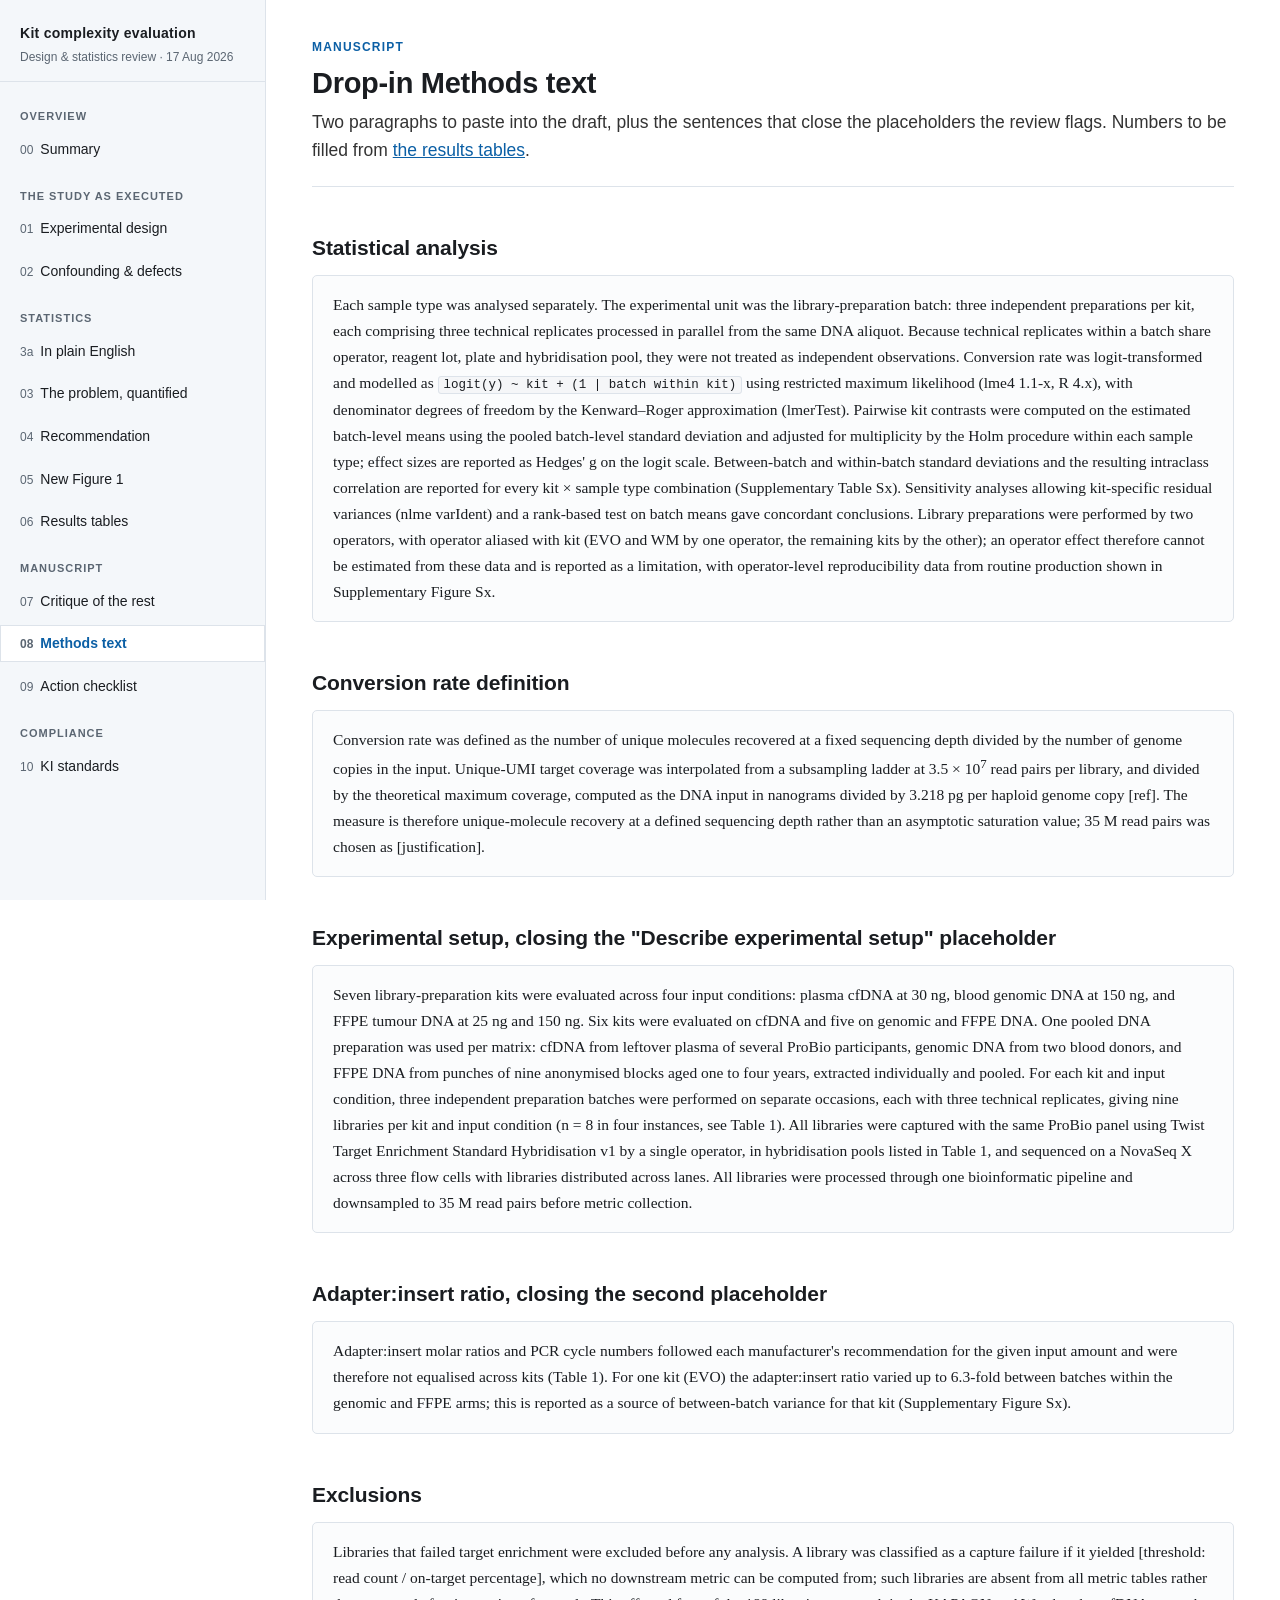
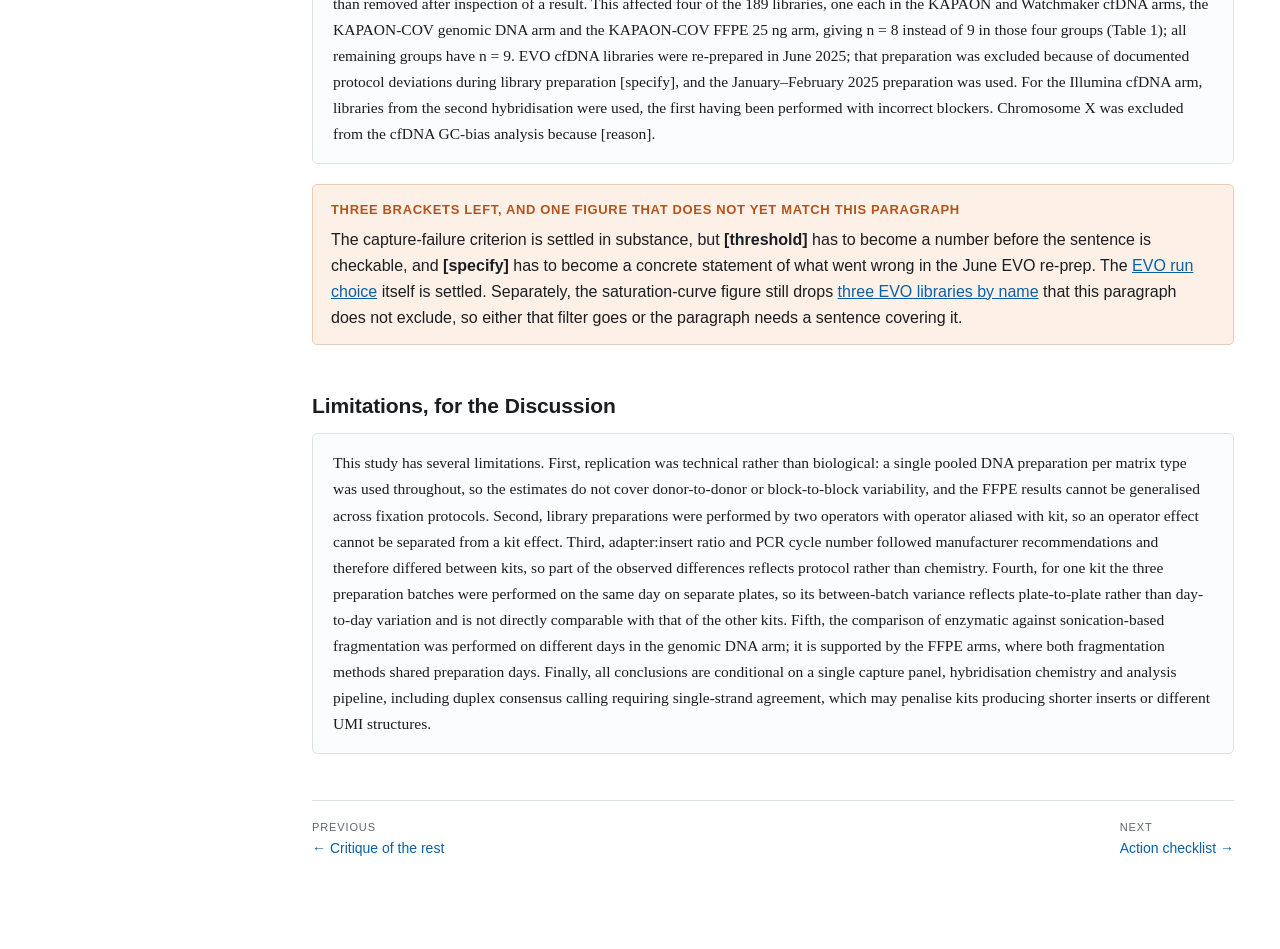
<file: 8-methods.html>
<!DOCTYPE html>
<html lang="en">
<head>
<meta charset="utf-8">
<meta name="viewport" content="width=device-width, initial-scale=1">
<meta name="robots" content="noindex, nofollow, noarchive">
<title>Methods text — kit complexity evaluation</title>
<link rel="stylesheet" href="style.css">
</head>
<body>
<div class="layout">

<nav class="side">
  <div class="brand">
    <b>Kit complexity evaluation</b>
    <span>Design &amp; statistics review · 17 Aug 2026</span>
  </div>
  <div class="grp">Overview</div>
  <ol><li><a href="index.html"><span class="n">00</span>Summary</a></li></ol>
  <div class="grp">The study as executed</div>
  <ol>
    <li><a href="1-design.html"><span class="n">01</span>Experimental design</a></li>
    <li><a href="2-confounding.html"><span class="n">02</span>Confounding &amp; defects</a></li>
  </ol>
  <div class="grp">Statistics</div>
  <ol>
    <li><a href="3a-plain-english.html"><span class="n">3a</span>In plain English</a></li>
    <li><a href="3-statistics.html"><span class="n">03</span>The problem, quantified</a></li>
    <li><a href="4-recommendation.html"><span class="n">04</span>Recommendation</a></li>
    <li><a href="5-figure.html"><span class="n">05</span>New Figure 1</a></li>
    <li><a href="6-tables.html"><span class="n">06</span>Results tables</a></li>
  </ol>
  <div class="grp">Manuscript</div>
  <ol>
    <li><a href="7-critique.html"><span class="n">07</span>Critique of the rest</a></li>
    <li><a class="here" href="8-methods.html"><span class="n">08</span>Methods text</a></li>
    <li><a href="9-actions.html"><span class="n">09</span>Action checklist</a></li>
  </ol>
  <div class="grp">Compliance</div>
  <ol>
    <li><a href="10-ki-standards.html"><span class="n">10</span>KI standards</a></li>
  </ol>
</nav>

<main>
<p class="kicker">Manuscript</p>
<h1>Drop-in Methods text</h1>
<p class="lede">Two paragraphs to paste into the draft, plus the sentences that close the
placeholders the review flags. Numbers to be filled from
<a href="6-tables.html">the results tables</a>.</p>

<h2 id="stats">Statistical analysis</h2>
<blockquote>
<p>Each sample type was analysed separately. The experimental unit was the library-preparation
batch: three independent preparations per kit, each comprising three technical replicates
processed in parallel from the same DNA aliquot. Because technical replicates within a batch share
operator, reagent lot, plate and hybridisation pool, they were not treated as independent
observations. Conversion rate was logit-transformed and modelled as
<code>logit(y) ~ kit + (1 | batch within kit)</code> using restricted maximum likelihood (lme4
1.1-x, R 4.x), with denominator degrees of freedom by the Kenward–Roger approximation (lmerTest).
Pairwise kit contrasts were computed on the estimated batch-level means using the pooled
batch-level standard deviation and adjusted for multiplicity by the Holm procedure within each
sample type; effect sizes are reported as Hedges' g on the logit scale. Between-batch and
within-batch standard deviations and the resulting intraclass correlation are reported for every
kit × sample type combination (Supplementary Table Sx). Sensitivity analyses allowing kit-specific
residual variances (nlme varIdent) and a rank-based test on batch means gave concordant
conclusions. Library preparations were performed by two operators, with operator aliased with kit
(EVO and WM by one operator, the remaining kits by the other); an operator effect therefore cannot
be estimated from these data and is reported as a limitation, with operator-level reproducibility
data from routine production shown in Supplementary Figure Sx.</p>
</blockquote>

<h2 id="endpoint">Conversion rate definition</h2>
<blockquote>
<p>Conversion rate was defined as the number of unique molecules recovered at a fixed sequencing
depth divided by the number of genome copies in the input. Unique-UMI target coverage was
interpolated from a subsampling ladder at 3.5 × 10<sup>7</sup> read pairs per library, and divided
by the theoretical maximum coverage, computed as the DNA input in nanograms divided by 3.218 pg per
haploid genome copy [ref]. The measure is therefore unique-molecule recovery at a defined
sequencing depth rather than an asymptotic saturation value; 35 M read pairs was chosen as
[justification].</p>
</blockquote>

<h2 id="setup">Experimental setup, closing the "Describe experimental setup" placeholder</h2>
<blockquote>
<p>Seven library-preparation kits were evaluated across four input conditions: plasma cfDNA at
30 ng, blood genomic DNA at 150 ng, and FFPE tumour DNA at 25 ng and 150 ng. Six kits were
evaluated on cfDNA and five on genomic and FFPE DNA. One pooled DNA preparation was used per
matrix: cfDNA from leftover plasma of several ProBio participants, genomic DNA from two blood
donors, and FFPE DNA from punches of nine anonymised blocks aged one to four years, extracted
individually and pooled. For each kit and input condition, three independent preparation batches
were performed on separate occasions, each with three technical replicates, giving nine libraries
per kit and input condition (n = 8 in four instances, see Table 1). All libraries were captured
with the same ProBio panel using Twist Target Enrichment Standard Hybridisation v1 by a single
operator, in hybridisation pools listed in Table 1, and sequenced on a NovaSeq X across three flow
cells with libraries distributed across lanes. All libraries were processed through one
bioinformatic pipeline and downsampled to 35 M read pairs before metric collection.</p>
</blockquote>

<h2 id="protocol">Adapter:insert ratio, closing the second placeholder</h2>
<blockquote>
<p>Adapter:insert molar ratios and PCR cycle numbers followed each manufacturer's recommendation
for the given input amount and were therefore not equalised across kits (Table 1). For one kit
(EVO) the adapter:insert ratio varied up to 6.3-fold between batches within the genomic and FFPE
arms; this is reported as a source of between-batch variance for that kit (Supplementary
Figure Sx).</p>
</blockquote>

<h2 id="exclusions">Exclusions</h2>
<blockquote>
<p>Libraries that failed target enrichment were excluded before any analysis. A library was
classified as a capture failure if it yielded [threshold: read count / on-target percentage],
which no downstream metric can be computed from; such libraries are absent from all metric tables
rather than removed after inspection of a result. This affected four of the 189 libraries, one
each in the KAPAON and Watchmaker cfDNA arms, the KAPAON-COV genomic DNA arm and the KAPAON-COV
FFPE 25 ng arm, giving n = 8 instead of 9 in those four groups (Table 1); all remaining groups
have n = 9. EVO cfDNA libraries were re-prepared in June 2025; that preparation was excluded
because of documented protocol deviations during library preparation [specify], and the
January–February 2025 preparation was used. For the Illumina cfDNA arm, libraries from the second
hybridisation were used, the first having been performed with incorrect blockers. Chromosome X was
excluded from the cfDNA GC-bias analysis because [reason].</p>
</blockquote>
<div class="box warn">
  <p class="t">Three brackets left, and one figure that does not yet match this paragraph</p>
  <p>The capture-failure criterion is settled in substance, but <b>[threshold]</b> has to become a
  number before the sentence is checkable, and <b>[specify]</b> has to become a concrete statement
  of what went wrong in the June EVO re-prep. The <a href="4-recommendation.html#evo">EVO run
  choice</a> itself is settled. Separately, the saturation-curve figure still drops
  <a href="7-critique.html#exclusions">three EVO libraries by name</a> that this paragraph does not
  exclude, so either that filter goes or the paragraph needs a sentence covering it.</p>
</div>

<h2 id="limitations">Limitations, for the Discussion</h2>
<blockquote>
<p>This study has several limitations. First, replication was technical rather than biological: a
single pooled DNA preparation per matrix type was used throughout, so the estimates do not cover
donor-to-donor or block-to-block variability, and the FFPE results cannot be generalised across
fixation protocols. Second, library preparations were performed by two operators with operator
aliased with kit, so an operator effect cannot be separated from a kit effect. Third, adapter:insert
ratio and PCR cycle number followed manufacturer recommendations and therefore differed between
kits, so part of the observed differences reflects protocol rather than chemistry. Fourth, for one
kit the three preparation batches were performed on the same day on separate plates, so its
between-batch variance reflects plate-to-plate rather than day-to-day variation and is not directly
comparable with that of the other kits. Fifth, the comparison of enzymatic against sonication-based
fragmentation was performed on different days in the genomic DNA arm; it is supported by the FFPE
arms, where both fragmentation methods shared preparation days. Finally, all conclusions are
conditional on a single capture panel, hybridisation chemistry and analysis pipeline, including
duplex consensus calling requiring single-strand agreement, which may penalise kits producing
shorter inserts or different UMI structures.</p>
</blockquote>

<div class="pager">
  <a href="7-critique.html"><span>Previous</span>← Critique of the rest</a>
  <a href="9-actions.html"><span>Next</span>Action checklist →</a>
</div>
</main>
</div>
</body>
</html>
</file>
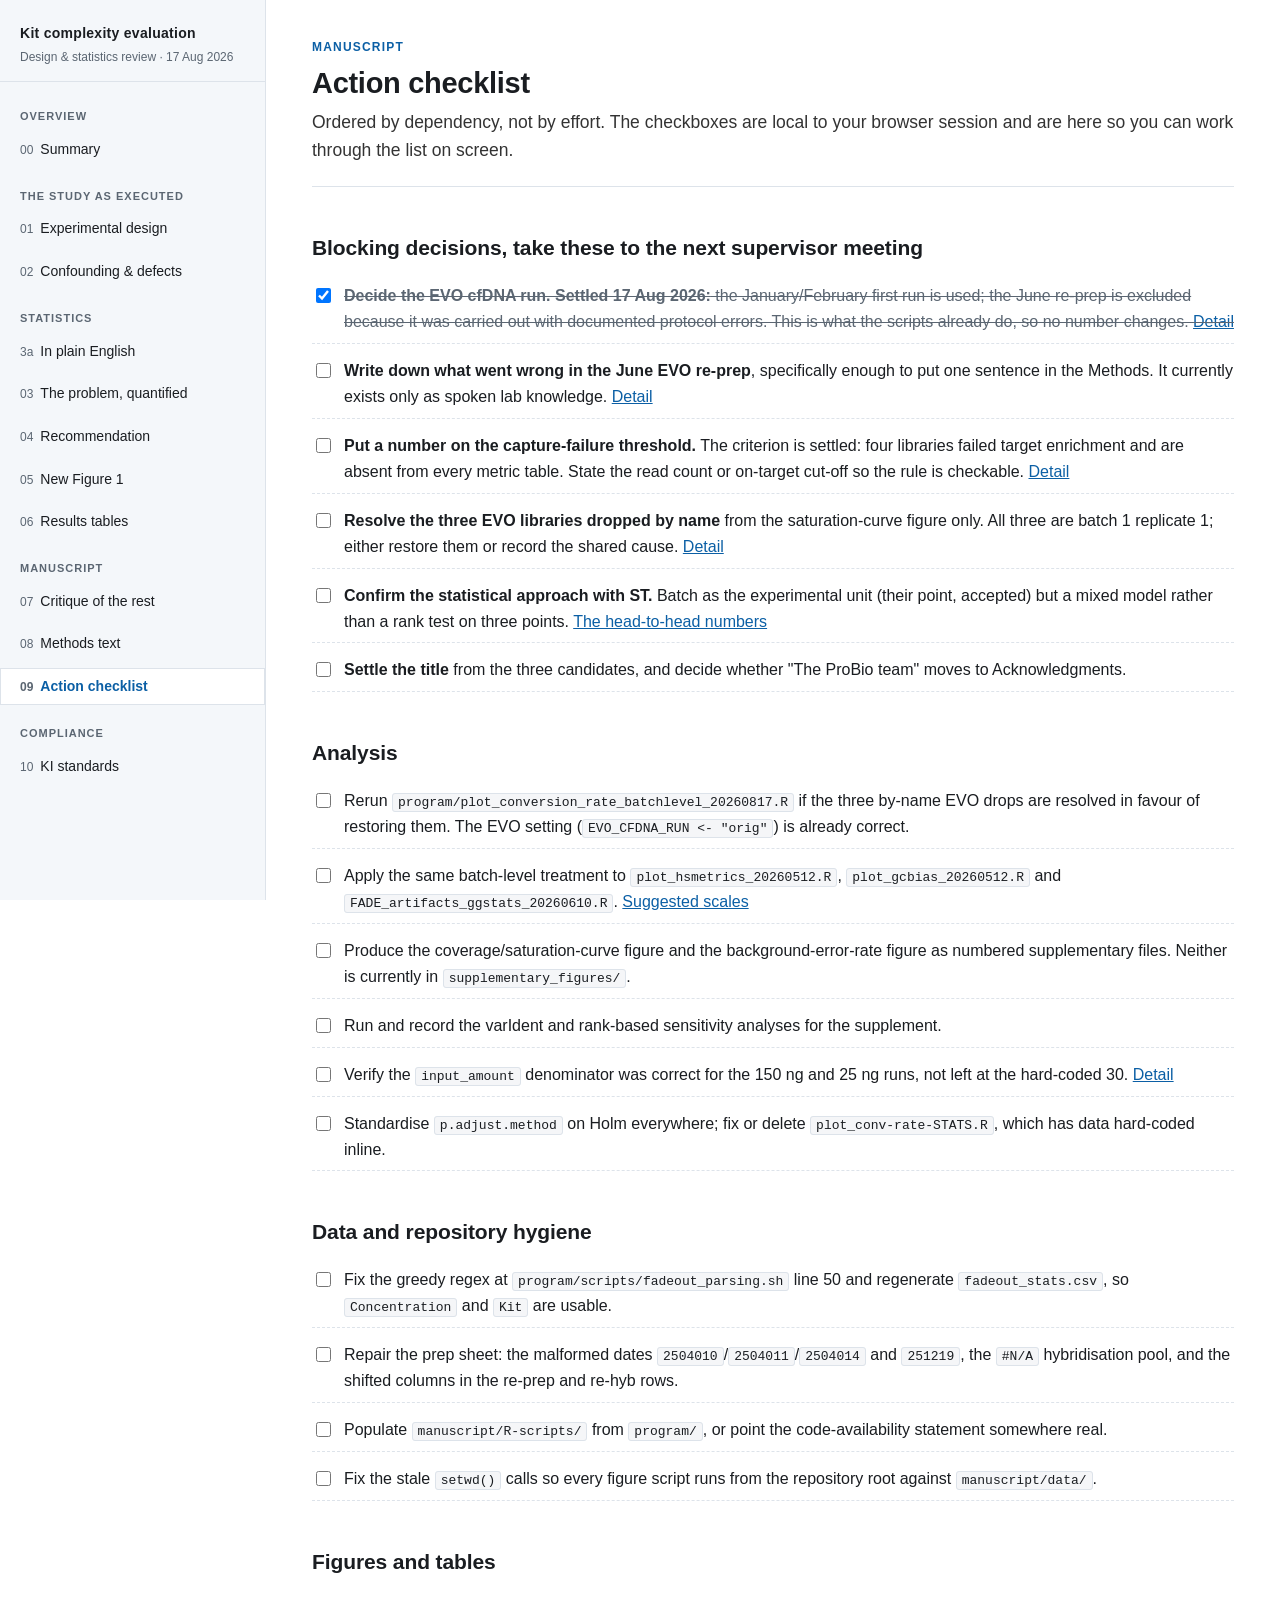
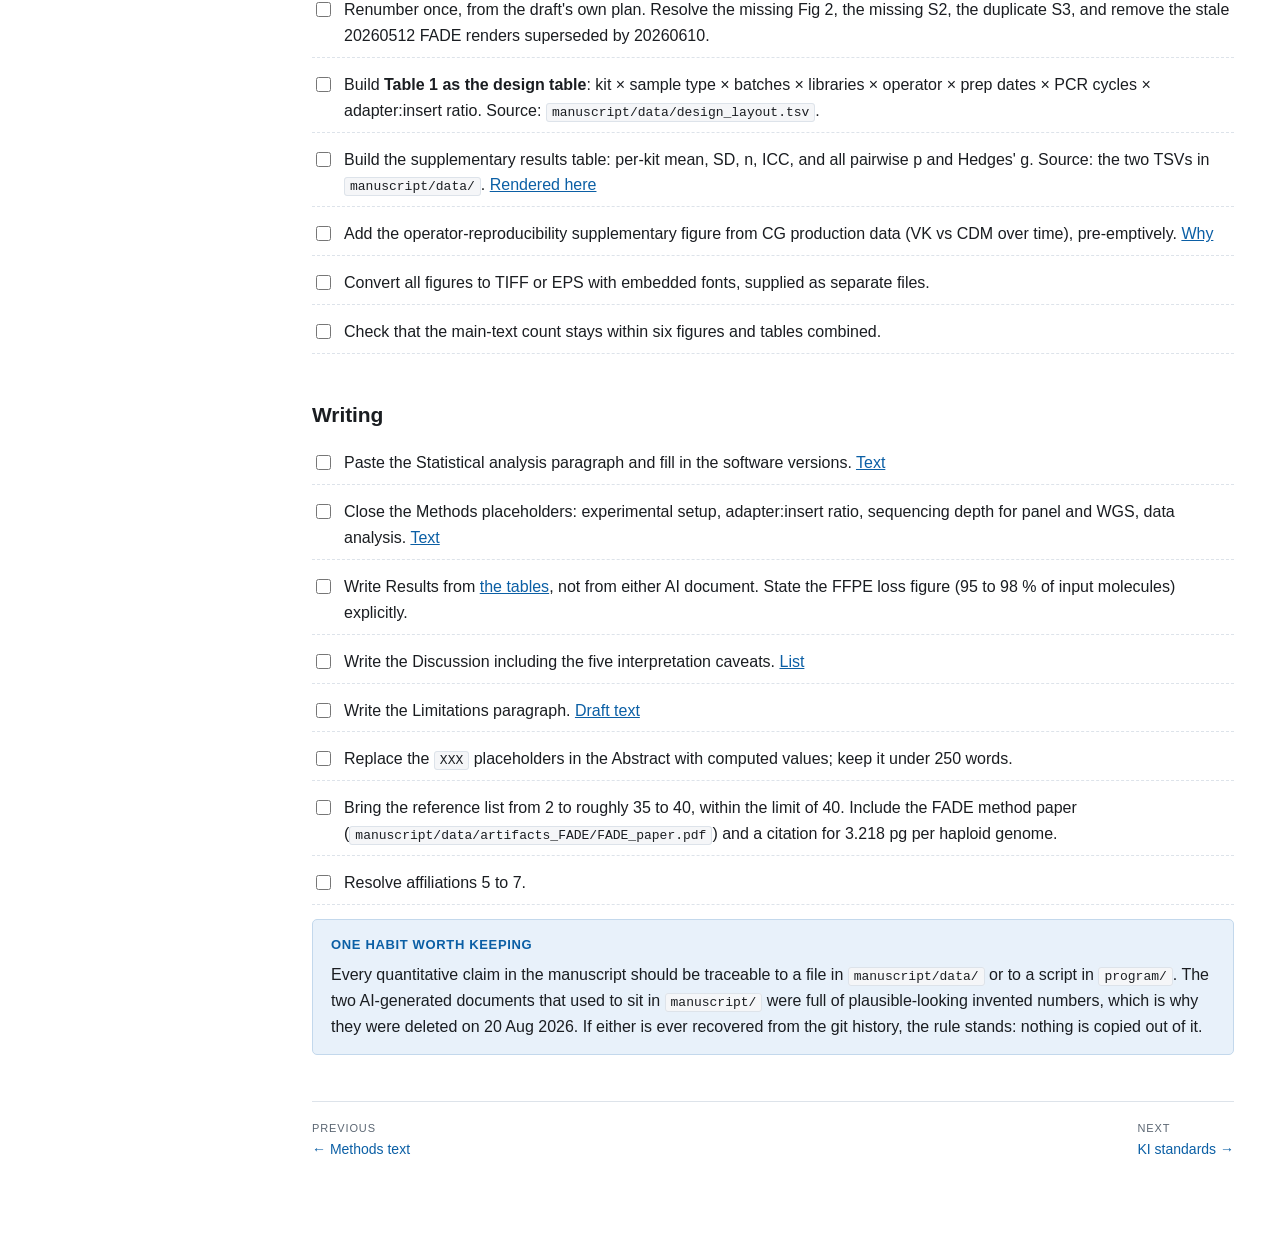
<file: 9-actions.html>
<!DOCTYPE html>
<html lang="en">
<head>
<meta charset="utf-8">
<meta name="viewport" content="width=device-width, initial-scale=1">
<meta name="robots" content="noindex, nofollow, noarchive">
<title>Action checklist — kit complexity evaluation</title>
<link rel="stylesheet" href="style.css">
</head>
<body>
<div class="layout">

<nav class="side">
  <div class="brand">
    <b>Kit complexity evaluation</b>
    <span>Design &amp; statistics review · 17 Aug 2026</span>
  </div>
  <div class="grp">Overview</div>
  <ol><li><a href="index.html"><span class="n">00</span>Summary</a></li></ol>
  <div class="grp">The study as executed</div>
  <ol>
    <li><a href="1-design.html"><span class="n">01</span>Experimental design</a></li>
    <li><a href="2-confounding.html"><span class="n">02</span>Confounding &amp; defects</a></li>
  </ol>
  <div class="grp">Statistics</div>
  <ol>
    <li><a href="3a-plain-english.html"><span class="n">3a</span>In plain English</a></li>
    <li><a href="3-statistics.html"><span class="n">03</span>The problem, quantified</a></li>
    <li><a href="4-recommendation.html"><span class="n">04</span>Recommendation</a></li>
    <li><a href="5-figure.html"><span class="n">05</span>New Figure 1</a></li>
    <li><a href="6-tables.html"><span class="n">06</span>Results tables</a></li>
  </ol>
  <div class="grp">Manuscript</div>
  <ol>
    <li><a href="7-critique.html"><span class="n">07</span>Critique of the rest</a></li>
    <li><a href="8-methods.html"><span class="n">08</span>Methods text</a></li>
    <li><a class="here" href="9-actions.html"><span class="n">09</span>Action checklist</a></li>
  </ol>
  <div class="grp">Compliance</div>
  <ol>
    <li><a href="10-ki-standards.html"><span class="n">10</span>KI standards</a></li>
  </ol>
</nav>

<main>
<p class="kicker">Manuscript</p>
<h1>Action checklist</h1>
<p class="lede">Ordered by dependency, not by effort. The checkboxes are local to your browser
session and are here so you can work through the list on screen.</p>

<h2>Blocking decisions, take these to the next supervisor meeting</h2>
<ul class="chk">
  <li class="done"><input type="checkbox" checked><label><b>Decide the EVO cfDNA run. Settled 17 Aug 2026:</b> the January/February first run is used; the June re-prep is excluded because it was carried out with documented protocol errors. This is what the scripts already do, so no number changes. <a href="4-recommendation.html#evo">Detail</a></label></li>
  <li><input type="checkbox"><label><b>Write down what went wrong in the June EVO re-prep</b>, specifically enough to put one sentence in the Methods. It currently exists only as spoken lab knowledge. <a href="4-recommendation.html#evo-record">Detail</a></label></li>
  <li><input type="checkbox"><label><b>Put a number on the capture-failure threshold.</b> The criterion is settled: four libraries failed target enrichment and are absent from every metric table. State the read count or on-target cut-off so the rule is checkable. <a href="7-critique.html#exclusions">Detail</a></label></li>
  <li><input type="checkbox"><label><b>Resolve the three EVO libraries dropped by name</b> from the saturation-curve figure only. All three are batch 1 replicate 1; either restore them or record the shared cause. <a href="7-critique.html#exclusions">Detail</a></label></li>
  <li><input type="checkbox"><label><b>Confirm the statistical approach with ST.</b> Batch as the experimental unit (their point, accepted) but a mixed model rather than a rank test on three points. <a href="3-statistics.html#omnibus">The head-to-head numbers</a></label></li>
  <li><input type="checkbox"><label><b>Settle the title</b> from the three candidates, and decide whether "The ProBio team" moves to Acknowledgments.</label></li>
</ul>

<h2>Analysis</h2>
<ul class="chk">
  <li><input type="checkbox"><label>Rerun <code>program/plot_conversion_rate_batchlevel_20260817.R</code> if the three by-name EVO drops are resolved in favour of restoring them. The EVO setting (<code>EVO_CFDNA_RUN &lt;- "orig"</code>) is already correct.</label></li>
  <li><input type="checkbox"><label>Apply the same batch-level treatment to <code>plot_hsmetrics_20260512.R</code>, <code>plot_gcbias_20260512.R</code> and <code>FADE_artifacts_ggstats_20260610.R</code>. <a href="4-recommendation.html#other-figures">Suggested scales</a></label></li>
  <li><input type="checkbox"><label>Produce the coverage/saturation-curve figure and the background-error-rate figure as numbered supplementary files. Neither is currently in <code>supplementary_figures/</code>.</label></li>
  <li><input type="checkbox"><label>Run and record the varIdent and rank-based sensitivity analyses for the supplement.</label></li>
  <li><input type="checkbox"><label>Verify the <code>input_amount</code> denominator was correct for the 150 ng and 25 ng runs, not left at the hard-coded 30. <a href="7-critique.html#endpoint">Detail</a></label></li>
  <li><input type="checkbox"><label>Standardise <code>p.adjust.method</code> on Holm everywhere; fix or delete <code>plot_conv-rate-STATS.R</code>, which has data hard-coded inline.</label></li>
</ul>

<h2>Data and repository hygiene</h2>
<ul class="chk">
  <li><input type="checkbox"><label>Fix the greedy regex at <code>program/scripts/fadeout_parsing.sh</code> line 50 and regenerate <code>fadeout_stats.csv</code>, so <code>Concentration</code> and <code>Kit</code> are usable.</label></li>
  <li><input type="checkbox"><label>Repair the prep sheet: the malformed dates <code>2504010</code>/<code>2504011</code>/<code>2504014</code> and <code>251219</code>, the <code>#N/A</code> hybridisation pool, and the shifted columns in the re-prep and re-hyb rows.</label></li>
  <li><input type="checkbox"><label>Populate <code>manuscript/R-scripts/</code> from <code>program/</code>, or point the code-availability statement somewhere real.</label></li>
  <li><input type="checkbox"><label>Fix the stale <code>setwd()</code> calls so every figure script runs from the repository root against <code>manuscript/data/</code>.</label></li>
</ul>

<h2>Figures and tables</h2>
<ul class="chk">
  <li><input type="checkbox"><label>Renumber once, from the draft's own plan. Resolve the missing Fig 2, the missing S2, the duplicate S3, and remove the stale 20260512 FADE renders superseded by 20260610.</label></li>
  <li><input type="checkbox"><label>Build <b>Table 1 as the design table</b>: kit × sample type × batches × libraries × operator × prep dates × PCR cycles × adapter:insert ratio. Source: <code>manuscript/data/design_layout.tsv</code>.</label></li>
  <li><input type="checkbox"><label>Build the supplementary results table: per-kit mean, SD, n, ICC, and all pairwise p and Hedges' g. Source: the two TSVs in <code>manuscript/data/</code>. <a href="6-tables.html">Rendered here</a></label></li>
  <li><input type="checkbox"><label>Add the operator-reproducibility supplementary figure from CG production data (VK vs CDM over time), pre-emptively. <a href="2-confounding.html#operator">Why</a></label></li>
  <li><input type="checkbox"><label>Convert all figures to TIFF or EPS with embedded fonts, supplied as separate files.</label></li>
  <li><input type="checkbox"><label>Check that the main-text count stays within six figures and tables combined.</label></li>
</ul>

<h2>Writing</h2>
<ul class="chk">
  <li><input type="checkbox"><label>Paste the Statistical analysis paragraph and fill in the software versions. <a href="8-methods.html#stats">Text</a></label></li>
  <li><input type="checkbox"><label>Close the Methods placeholders: experimental setup, adapter:insert ratio, sequencing depth for panel and WGS, data analysis. <a href="8-methods.html#setup">Text</a></label></li>
  <li><input type="checkbox"><label>Write Results from <a href="6-tables.html">the tables</a>, not from either AI document. State the FFPE loss figure (95 to 98 % of input molecules) explicitly.</label></li>
  <li><input type="checkbox"><label>Write the Discussion including the five interpretation caveats. <a href="7-critique.html#discussion">List</a></label></li>
  <li><input type="checkbox"><label>Write the Limitations paragraph. <a href="8-methods.html#limitations">Draft text</a></label></li>
  <li><input type="checkbox"><label>Replace the <code>XXX</code> placeholders in the Abstract with computed values; keep it under 250 words.</label></li>
  <li><input type="checkbox"><label>Bring the reference list from 2 to roughly 35 to 40, within the limit of 40. Include the FADE method paper (<code>manuscript/data/artifacts_FADE/FADE_paper.pdf</code>) and a citation for 3.218 pg per haploid genome.</label></li>
  <li><input type="checkbox"><label>Resolve affiliations 5 to 7.</label></li>
</ul>

<div class="box note">
  <p class="t">One habit worth keeping</p>
  <p>Every quantitative claim in the manuscript should be traceable to a file in
  <code>manuscript/data/</code> or to a script in <code>program/</code>. The two AI-generated
  documents that used to sit in <code>manuscript/</code> were full of plausible-looking invented
  numbers, which is why they were deleted on 20 Aug 2026. If either is ever recovered from the git
  history, the rule stands: nothing is copied out of it.</p>
</div>

<div class="pager">
  <a href="8-methods.html"><span>Previous</span>← Methods text</a>
  <a href="10-ki-standards.html"><span>Next</span>KI standards →</a>
</div>
</main>
</div>
</body>
</html>
</file>
<file: style.css>
:root{
  --bg:#ffffff; --fg:#1a1d21; --muted:#5b6672; --line:#dde3ea;
  --side:#f4f7fa; --accent:#0b5fa5; --accent-soft:#e8f1fa;
  --warn:#b3541e; --warn-soft:#fdf1e7; --bad:#a32020; --bad-soft:#fbecec;
  --good:#1f6b3a; --good-soft:#eaf5ee; --code:#f5f6f8;
  --mono:ui-monospace,SFMono-Regular,"SF Mono",Menlo,Consolas,monospace;
}
*{box-sizing:border-box}
html{scroll-behavior:smooth}
body{
  margin:0; background:var(--bg); color:var(--fg);
  font:16px/1.62 -apple-system,BlinkMacSystemFont,"Segoe UI",Roboto,"Helvetica Neue",Arial,sans-serif;
  -webkit-font-smoothing:antialiased;
}
.layout{display:flex; min-height:100vh; align-items:stretch}

/* ---------- sidebar ---------- */
nav.side{
  width:266px; flex:0 0 266px; background:var(--side);
  border-right:1px solid var(--line); padding:22px 0 40px;
  position:sticky; top:0; height:100vh; overflow-y:auto;
}
nav.side .brand{padding:0 20px 14px; border-bottom:1px solid var(--line); margin-bottom:12px}
nav.side .brand b{display:block; font-size:14px; letter-spacing:.02em}
nav.side .brand span{display:block; font-size:12px; color:var(--muted); margin-top:3px}
nav.side ol{list-style:none; margin:0; padding:0}
nav.side li a{
  display:block; padding:7px 20px; color:var(--fg); text-decoration:none;
  font-size:14px;
}
nav.side li a:hover{background:#e9eef4}
nav.side li a.here{background:#fff; box-shadow:inset 0 0 0 1px var(--line);
  font-weight:600; color:var(--accent)}
nav.side li a .n{color:var(--muted); font-variant-numeric:tabular-nums; margin-right:7px; font-size:12px}
nav.side .grp{padding:14px 20px 5px; font-size:11px; letter-spacing:.09em;
  text-transform:uppercase; color:var(--muted); font-weight:700}

/* ---------- content ---------- */
main{flex:1 1 auto; min-width:0; padding:38px 46px 90px; max-width:1080px}
h1{font-size:29px; line-height:1.25; margin:0 0 6px; letter-spacing:-.01em}
.kicker{font-size:12px; letter-spacing:.10em; text-transform:uppercase;
  color:var(--accent); font-weight:700; margin:0 0 8px}
.lede{font-size:17.5px; color:#333; margin:0 0 26px; padding-bottom:22px; border-bottom:1px solid var(--line)}
h2{font-size:21px; margin:38px 0 10px; padding-top:6px; letter-spacing:-.005em}
h3{font-size:16.5px; margin:26px 0 8px}
p{margin:0 0 14px}
ul,ol{margin:0 0 14px; padding-left:22px}
li{margin:0 0 6px}
a{color:var(--accent)}
code{font-family:var(--mono); font-size:13px; background:var(--code);
  padding:1px 5px; border-radius:3px; border:1px solid var(--line)}
pre{background:var(--code); border:1px solid var(--line); border-radius:6px;
  padding:13px 15px; overflow-x:auto; margin:0 0 16px}
pre code{background:none; border:none; padding:0; font-size:13px; line-height:1.55}
hr{border:none; border-top:1px solid var(--line); margin:34px 0}
small{color:var(--muted)}
blockquote{margin:0 0 20px; padding:16px 20px; background:#fbfcfd;
  border:1px solid var(--line); border-radius:5px;
  font-family:Georgia,"Times New Roman",serif; font-size:15.5px; line-height:1.68}
blockquote p:last-child{margin-bottom:0}
blockquote code{font-size:12.5px}
h3 small{font-weight:400; font-size:13.5px}

/* ---------- tables ---------- */
table{border-collapse:collapse; width:100%; margin:6px 0 20px; font-size:14px}
th,td{border:1px solid var(--line); padding:6px 10px; text-align:left; vertical-align:top}
th{background:#eef2f6; font-weight:600; font-size:13px}
tbody tr:nth-child(even){background:#fafbfc}
td.num,th.num{text-align:right; font-variant-numeric:tabular-nums; font-family:var(--mono); font-size:13px}
.tbl-wrap{overflow-x:auto}
tr.hi td{background:var(--accent-soft)}
tr.bad td{background:var(--bad-soft)}
tr.good td{background:var(--good-soft)}

/* ---------- callouts ---------- */
.box{border:1px solid var(--line); border-radius:5px;
  padding:14px 18px; margin:0 0 20px; background:#fbfcfd}
.box p:last-child,.box ul:last-child,.box ol:last-child{margin-bottom:0}
.box .t{font-weight:700; font-size:13px; letter-spacing:.05em;
  text-transform:uppercase; margin:0 0 7px}
.box.decision{border-color:#e3bcbc; background:var(--bad-soft)}
.box.decision .t{color:var(--bad)}
.box.warn{border-color:#e8cdb4; background:var(--warn-soft)}
.box.warn .t{color:var(--warn)}
.box.ok{border-color:#c2ddcc; background:var(--good-soft)}
.box.ok .t{color:var(--good)}
.box.note{border-color:#c3d8ec; background:var(--accent-soft)}
.box.note .t{color:var(--accent)}

/* ---------- misc ---------- */
.pill{display:inline-block; font-size:11.5px; font-weight:700; letter-spacing:.04em;
  padding:2px 8px; border-radius:11px; vertical-align:1px}
.pill.red{background:var(--bad-soft); color:var(--bad); border:1px solid #eecccc}
.pill.amber{background:var(--warn-soft); color:var(--warn); border:1px solid #f0d9c4}
.pill.green{background:var(--good-soft); color:var(--good); border:1px solid #cfe5d7}
.pill.blue{background:var(--accent-soft); color:var(--accent); border:1px solid #cfe0f0}
figure{margin:0 0 22px}
figure img{width:100%; border:1px solid var(--line); border-radius:5px}
figcaption{font-size:13.5px; color:var(--muted); margin-top:8px}
.pager{display:flex; justify-content:space-between; gap:14px;
  border-top:1px solid var(--line); padding-top:18px; margin-top:46px; font-size:14px}
.pager a{text-decoration:none; display:block; max-width:46%}
.pager a span{display:block; font-size:11px; text-transform:uppercase;
  letter-spacing:.08em; color:var(--muted)}
.cards{display:grid; grid-template-columns:repeat(auto-fit,minmax(232px,1fr)); gap:14px; margin:0 0 26px}
.card{border:1px solid var(--line); border-radius:6px; padding:14px 16px; text-decoration:none; color:inherit; display:block}
.card:hover{border-color:var(--accent); background:var(--accent-soft)}
.card b{display:block; font-size:15px; margin-bottom:4px}
.card span{font-size:13.4px; color:var(--muted); line-height:1.5; display:block}
.stat{display:grid; grid-template-columns:repeat(auto-fit,minmax(150px,1fr)); gap:12px; margin:0 0 24px}
.stat div{border:1px solid var(--line); border-radius:6px; padding:12px 14px; background:#fafbfc}
.stat b{display:block; font-size:25px; font-family:var(--mono); letter-spacing:-.02em}
.stat span{font-size:12.5px; color:var(--muted); line-height:1.4; display:block; margin-top:2px}
.chk{list-style:none; padding-left:0}
.chk li{display:flex; gap:10px; align-items:flex-start; padding:8px 0; border-bottom:1px dashed var(--line)}
.chk input{margin-top:5px; flex:0 0 auto; width:15px; height:15px}
.chk li.done label{text-decoration:line-through; color:var(--muted)}

@media (max-width:900px){
  .layout{display:block}
  nav.side{width:auto; height:auto; position:static; border-right:none; border-bottom:1px solid var(--line)}
  main{padding:26px 20px 60px}
}
@media print{
  nav.side,.pager{display:none}
  main{max-width:none; padding:0}
  a{color:inherit; text-decoration:none}
}
</file>
